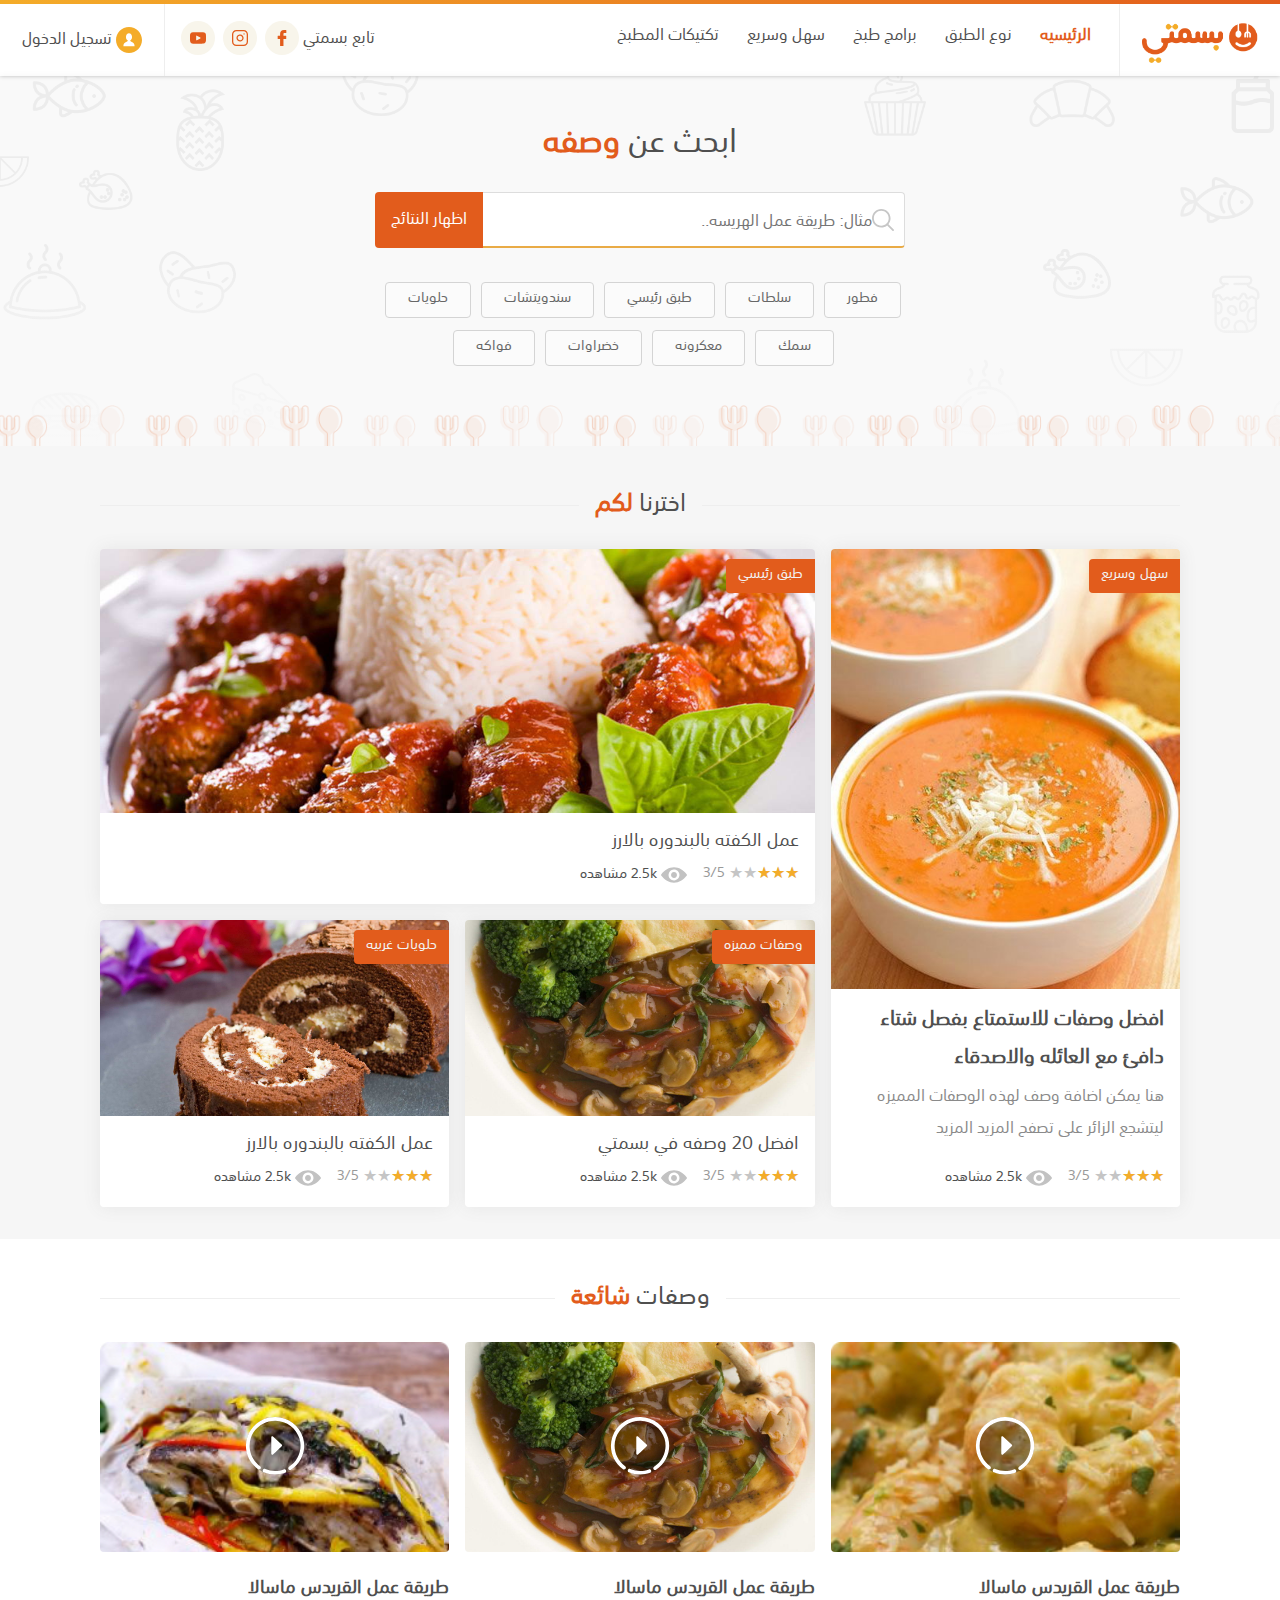
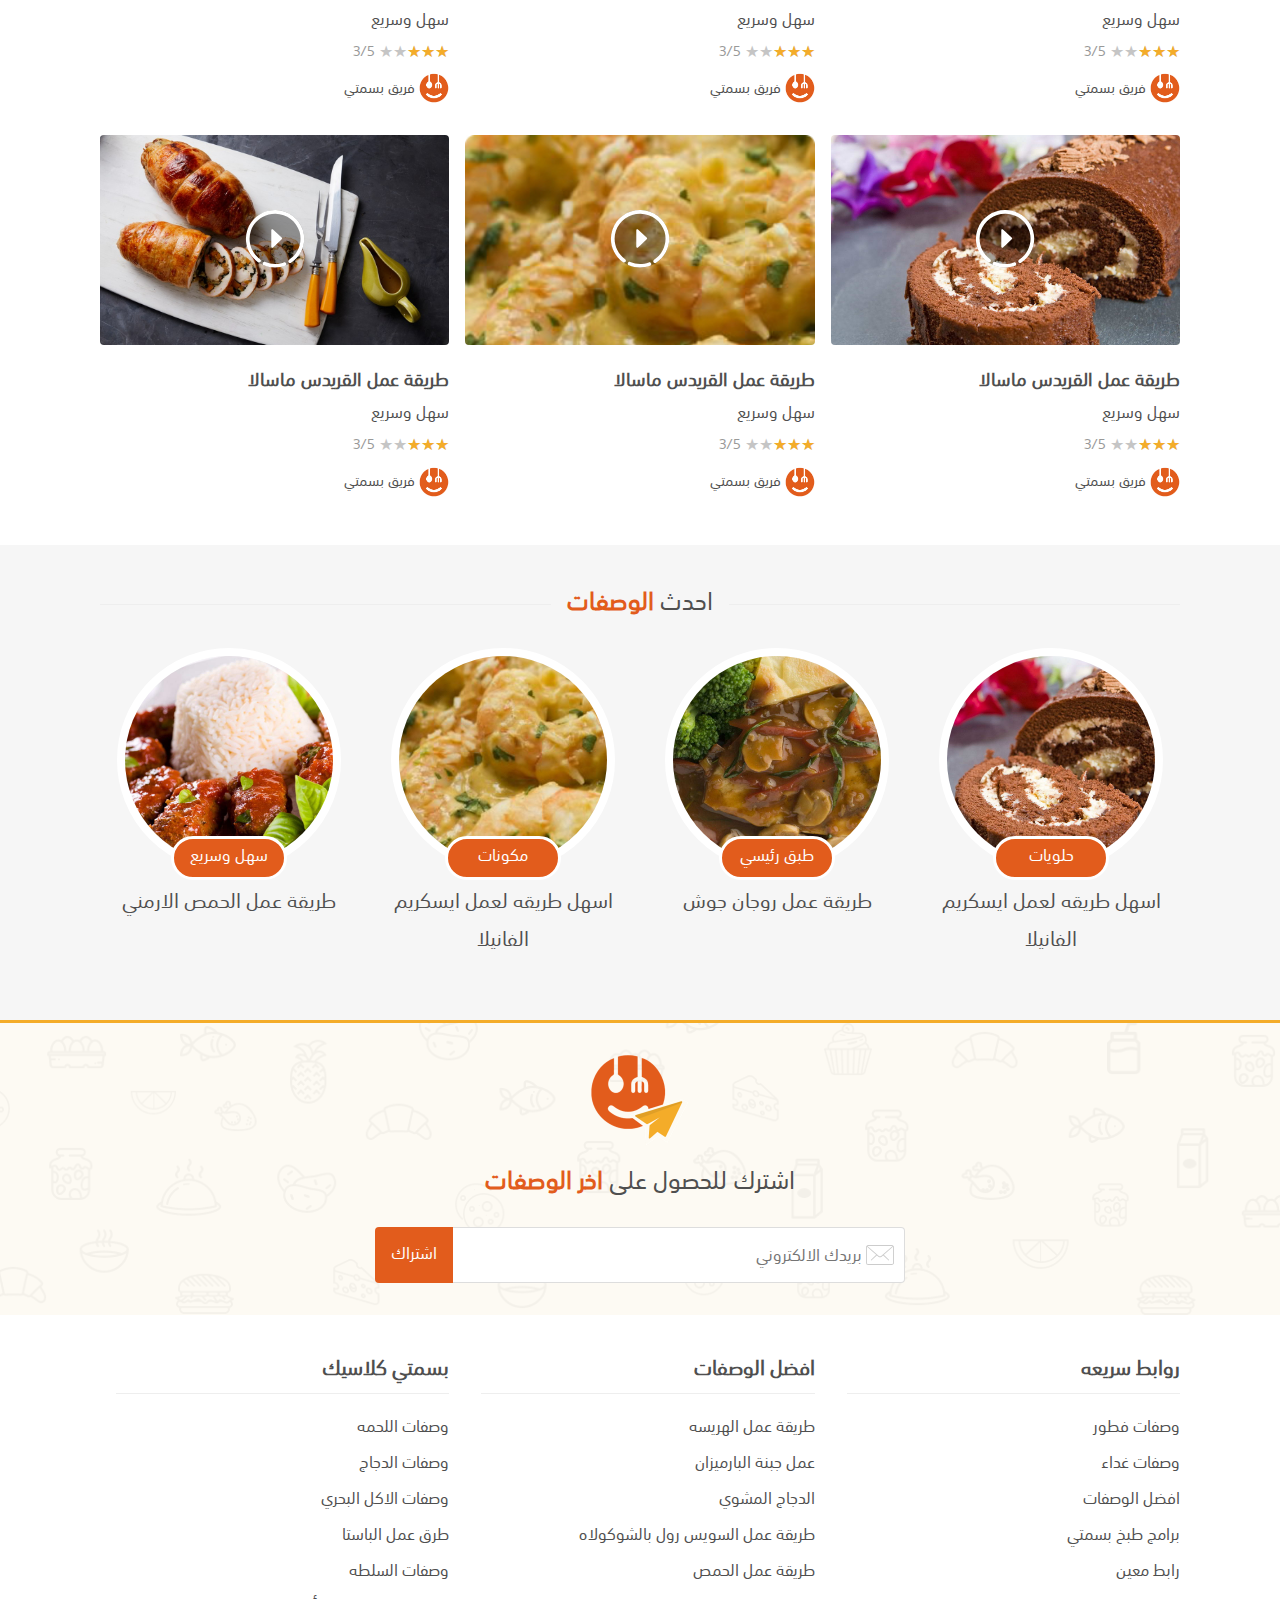
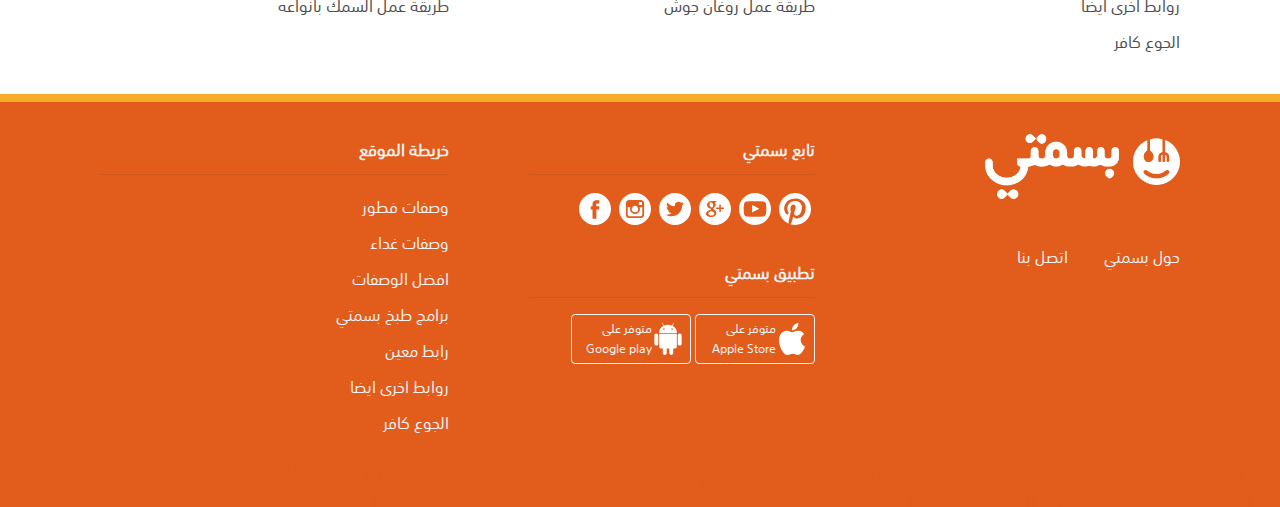
<file: index.html>
<!DOCTYPE html>
<html lang="en" dir="rtl">
<head>
    <meta charset="UTF-8">
    <title>بسمتي</title>
    <meta name="viewport" content="width=device-width, initial-scale=1">
    <link rel="stylesheet" href="scss/app.css">
    <script src="js/jquery-3.2.1.min.js"></script>
    <script src="js/app.js"></script>
</head>
<body>
<svg style="display: none;">
    <defs>
        <g>
            <path id="icon-menu"
                  d="M491.318 235.318H20.682C9.26 235.318 0 244.577 0 256s9.26 20.682 20.682 20.682h470.636c11.423 0 20.682-9.259 20.682-20.682 0-11.422-9.259-20.682-20.682-20.682zM491.318 78.439H20.682C9.26 78.439 0 87.699 0 99.121c0 11.422 9.26 20.682 20.682 20.682h470.636c11.423 0 20.682-9.26 20.682-20.682 0-11.422-9.259-20.682-20.682-20.682zM491.318 392.197H20.682C9.26 392.197 0 401.456 0 412.879s9.26 20.682 20.682 20.682h470.636c11.423 0 20.682-9.259 20.682-20.682s-9.259-20.682-20.682-20.682z"/>
        </g>
    </defs>

    <defs>
        <g>
            <path id="icon-user"
                  d="M149.996 0C67.157 0 .001 67.158.001 149.997c0 82.837 67.156 150 149.995 150s150-67.163 150-150C299.996 67.156 232.835 0 149.996 0zm.457 220.763v-.002H85.465c0-46.856 41.152-46.845 50.284-59.097l1.045-5.587c-12.83-6.502-21.887-22.178-21.887-40.512 0-24.154 15.712-43.738 35.089-43.738s35.089 19.584 35.089 43.738c0 18.178-8.896 33.756-21.555 40.361l1.19 6.349c10.019 11.658 49.802 12.418 49.802 58.488h-64.069z"/>
        </g>
    </defs>
    <defs>
        <g>
            <path id="icon-pintrest"
                  d="M409.141 109.203c-19.608-33.592-46.205-60.189-79.798-79.796C295.751 9.801 259.065 0 219.281 0 179.5 0 142.812 9.801 109.22 29.407c-33.597 19.604-60.194 46.201-79.8 79.796C9.809 142.8.008 179.485.008 219.267c0 44.35 12.085 84.611 36.258 120.767 24.172 36.172 55.863 62.912 95.073 80.232-.762-20.365.476-37.209 3.709-50.532l28.267-119.348c-4.76-9.329-7.139-20.93-7.139-34.831 0-16.175 4.089-29.689 12.275-40.541 8.186-10.85 18.177-16.274 29.979-16.274 9.514 0 16.841 3.14 21.982 9.42 5.142 6.283 7.705 14.181 7.705 23.7 0 5.896-1.099 13.084-3.289 21.554-2.188 8.471-5.041 18.273-8.562 29.409-3.521 11.132-6.045 20.036-7.566 26.692-2.663 11.608-.476 21.553 6.567 29.838 7.042 8.278 16.372 12.423 27.983 12.423 20.365 0 37.065-11.324 50.107-33.972 13.038-22.655 19.554-50.159 19.554-82.514 0-24.938-8.042-45.21-24.129-60.813-16.085-15.609-38.496-23.417-67.239-23.417-32.161 0-58.192 10.327-78.082 30.978-19.891 20.654-29.836 45.352-29.836 74.091 0 17.132 4.854 31.505 14.56 43.112 3.235 3.806 4.283 7.898 3.14 12.279-.381 1.143-1.141 3.997-2.284 8.562-1.138 4.565-1.903 7.522-2.281 8.851-1.521 6.091-5.14 7.994-10.85 5.708-14.654-6.085-25.791-16.652-33.402-31.689-7.614-15.037-11.422-32.456-11.422-52.246 0-12.753 2.047-25.505 6.14-38.256 4.089-12.756 10.468-25.078 19.126-36.975 8.663-11.9 19.036-22.417 31.123-31.549 12.082-9.135 26.787-16.462 44.108-21.982s35.972-8.28 55.959-8.28c27.032 0 51.295 5.995 72.8 17.986 21.512 11.992 37.925 27.502 49.252 46.537 11.327 19.036 16.987 39.403 16.987 61.101 0 28.549-4.948 54.243-14.842 77.086-9.896 22.839-23.887 40.778-41.973 53.813-18.083 13.042-38.637 19.561-61.675 19.561-11.607 0-22.456-2.714-32.548-8.135-10.085-5.427-17.034-11.847-20.839-19.273-8.566 33.685-13.706 53.77-15.42 60.24-3.616 13.508-11.038 29.119-22.27 46.819 20.367 6.091 41.112 9.13 62.24 9.13 39.781 0 76.47-9.801 110.062-29.41 33.595-19.602 60.192-46.199 79.794-79.791 19.606-33.599 29.407-70.287 29.407-110.065.01-39.778-9.777-76.468-29.376-110.06z"/>
        </g>
    </defs>


    <defs>
        <g id="icon-youtube">
            <path d="M39.969 59.587L61.91 48.211c-7.359-3.84-14.627-7.63-21.941-11.447v22.823z"/>
            <path d="M48.875 0C21.883 0 0 21.882 0 48.875S21.883 97.75 48.875 97.75 97.75 75.868 97.75 48.875 75.867 0 48.875 0zm33.301 65.189c-.846 3.67-3.848 6.377-7.461 6.78-8.557.957-17.217.962-25.842.957-8.625.005-17.287 0-25.846-.957-3.613-.403-6.613-3.11-7.457-6.78-1.203-5.228-1.203-10.933-1.203-16.314s.014-11.088 1.217-16.314c.844-3.67 3.844-6.378 7.457-6.782 8.559-.956 17.221-.961 25.846-.956 8.623-.005 17.285 0 25.841.956 3.615.404 6.617 3.111 7.461 6.782 1.203 5.227 1.193 10.933 1.193 16.314s-.003 11.087-1.206 16.314z"/>
        </g>
    </defs>


    <defs>
        <g id="icon-google-plus">
            <path d="M21.5 28.94c-.161-.107-.326-.223-.499-.34a5.66 5.66 0 0 0-1.584-.241h-.066c-2.514 0-4.718 1.521-4.718 3.257 0 1.89 1.889 3.367 4.299 3.367 3.179 0 4.79-1.098 4.79-3.258 0-.204-.024-.416-.075-.629-.215-.838-.984-1.361-2.147-2.156zM19.719 22.352h.002c.601 0 1.108-.237 1.501-.687.616-.702.889-1.854.727-3.077-.285-2.186-1.848-4.006-3.479-4.053l-.065-.002c-.577 0-1.092.238-1.483.686-.607.693-.864 1.791-.705 3.012.286 2.184 1.882 4.071 3.479 4.121h.023z"/>
            <path d="M24.826 0C11.137 0 0 11.137 0 24.826c0 13.688 11.137 24.826 24.826 24.826 13.688 0 24.826-11.138 24.826-24.826C49.652 11.137 38.516 0 24.826 0zm-2.862 36.915c-.938.271-1.953.408-3.018.408-1.186 0-2.326-.136-3.389-.405-2.057-.519-3.577-1.503-4.287-2.771a3.526 3.526 0 0 1-.461-1.737c0-.623.149-1.255.443-1.881 1.127-2.402 4.098-4.018 7.389-4.018h.094a2.932 2.932 0 0 1-.396-1.472c0-.255.034-.515.102-.78-3.452-.078-6.035-2.606-6.035-5.939 0-2.353 1.881-4.646 4.571-5.572a7.458 7.458 0 0 1 2.433-.42h7.382c.251 0 .474.163.552.402a.578.578 0 0 1-.211.647l-1.651 1.195a.59.59 0 0 1-.341.108h-.591c.763.915 1.21 2.22 1.21 3.685 0 1.617-.818 3.146-2.307 4.311-1.15.896-1.195 1.143-1.195 1.654.014.281.815 1.198 1.699 1.823 2.059 1.456 2.825 2.885 2.825 5.269-.001 2.491-1.892 4.643-4.818 5.493zm16.671-12.662c0 .32-.261.58-.58.58H33.86v4.197a.58.58 0 0 1-.578.58h-1.195a.58.58 0 0 1-.582-.58v-4.197h-4.192a.58.58 0 0 1-.58-.58V23.06c0-.32.26-.582.58-.582h4.192v-4.193c0-.321.26-.58.582-.58h1.195a.58.58 0 0 1 .578.58v4.193h4.194c.319 0 .58.26.58.58v1.195z"/>
        </g>
    </defs>


    <defs>
        <g>
            <path id="icon-twitter"
                  d="M24.826 0C11.137 0 0 11.137 0 24.826c0 13.688 11.137 24.826 24.826 24.826 13.688 0 24.826-11.138 24.826-24.826C49.652 11.137 38.516 0 24.826 0zm11.075 19.144c.011.246.017.494.017.742 0 7.551-5.746 16.255-16.259 16.255-3.227 0-6.231-.943-8.759-2.565.447.053.902.08 1.363.08 2.678 0 5.141-.914 7.097-2.446a5.72 5.72 0 0 1-5.338-3.969 5.76 5.76 0 0 0 2.58-.096 5.715 5.715 0 0 1-4.583-5.603l.001-.072a5.69 5.69 0 0 0 2.587.714 5.71 5.71 0 0 1-2.541-4.755c0-1.048.281-2.03.773-2.874a16.225 16.225 0 0 0 11.777 5.972 5.707 5.707 0 0 1-.147-1.303 5.714 5.714 0 0 1 9.884-3.91 11.406 11.406 0 0 0 3.63-1.387 5.74 5.74 0 0 1-2.516 3.162 11.36 11.36 0 0 0 3.282-.899 11.494 11.494 0 0 1-2.848 2.954z"/>
        </g>
    </defs>


    <defs>
        <g id="icon-instagram">
            <path d="M24.825 29.796a4.978 4.978 0 0 0 4.972-4.97 4.954 4.954 0 0 0-.94-2.897 4.964 4.964 0 0 0-4.029-2.073c-1.659 0-3.126.82-4.031 2.072a4.947 4.947 0 0 0-.94 2.897 4.973 4.973 0 0 0 4.968 4.971zM35.678 18.746V13.96l-.623.002-4.164.013.016 4.787z"/>
            <path d="M24.826 0C11.137 0 0 11.137 0 24.826c0 13.688 11.137 24.826 24.826 24.826 13.688 0 24.826-11.138 24.826-24.826C49.652 11.137 38.516 0 24.826 0zm14.119 21.929v11.56a5.463 5.463 0 0 1-5.457 5.458H16.164a5.462 5.462 0 0 1-5.457-5.458V16.165a5.462 5.462 0 0 1 5.457-5.457h17.323a5.463 5.463 0 0 1 5.458 5.457v5.764z"/>
            <path d="M32.549 24.826c0 4.257-3.464 7.723-7.723 7.723s-7.722-3.466-7.722-7.723a7.67 7.67 0 0 1 .568-2.897h-4.215v11.56a2.706 2.706 0 0 0 2.706 2.704h17.323a2.707 2.707 0 0 0 2.706-2.704v-11.56h-4.217c.367.894.574 1.873.574 2.897z"/>
        </g>
    </defs>


    <defs>
        <g>
            <path id="icon-facebook"
                  d="M24.826 0C11.137 0 0 11.137 0 24.826c0 13.688 11.137 24.826 24.826 24.826 13.688 0 24.826-11.138 24.826-24.826C49.652 11.137 38.516 0 24.826 0zM31 25.7h-4.039v14.396h-5.985V25.7h-2.845v-5.088h2.845v-3.291c0-2.357 1.12-6.04 6.04-6.04l4.435.017v4.939h-3.219c-.524 0-1.269.262-1.269 1.386v2.99h4.56L31 25.7z"/>
        </g>
    </defs>

    <defs>
        <g>
            <path d="M244.425 98.725c-93.4 0-178.1 51.1-240.6 134.1-5.1 6.8-5.1 16.3 0 23.1 62.5 83.1 147.2 134.2 240.6 134.2s178.1-51.1 240.6-134.1c5.1-6.8 5.1-16.3 0-23.1-62.5-83.1-147.2-134.2-240.6-134.2zm6.7 248.3c-62 3.9-113.2-47.2-109.3-109.3 3.2-51.2 44.7-92.7 95.9-95.9 62-3.9 113.2 47.2 109.3 109.3-3.3 51.1-44.8 92.6-95.9 95.9zm-3.1-47.4c-33.4 2.1-61-25.4-58.8-58.8 1.7-27.6 24.1-49.9 51.7-51.7 33.4-2.1 61 25.4 58.8 58.8-1.8 27.7-24.2 50-51.7 51.7z"/>
        </g>
    </defs>

    <defs>
        <g>
            <path id="icon-apple"
                  d="M395.748 272.046c-.646-64.841 52.88-95.938 55.271-97.483-30.075-44.01-76.925-50.039-93.62-50.736-39.871-4.037-77.798 23.474-98.033 23.474-20.184 0-51.409-22.877-84.476-22.276-43.458.646-83.529 25.269-105.906 64.19-45.152 78.35-11.563 194.42 32.445 257.963 21.504 31.104 47.146 66.038 80.813 64.79 32.421-1.294 44.681-20.979 83.878-20.979 39.196 0 50.215 20.979 84.524 20.335 34.888-.648 56.991-31.699 78.347-62.898 24.694-36.084 34.862-71.019 35.462-72.812-.775-.354-68.031-26.119-68.705-103.568zM331.28 81.761C349.149 60.082 361.21 30.005 357.92 0c-25.739 1.048-56.938 17.145-75.405 38.775-16.57 19.188-31.075 49.813-27.188 79.218 28.734 2.242 58.065-14.602 75.953-36.232z"/>
        </g>
    </defs>

</svg>


<header class="c-header" role="banner" itemscope itemtype="http://schema.org/WPHeader">
    <div class="container">
        <button class="toggle">
            <svg class="c-icon c-icon--menu" width="26px" height="26px" viewBox="0 0 512 512">
                <use xmlns="http://www.w3.org/2000/svg" xlink:href="#icon-menu"></use>
            </svg>
        </button>
        <div class="c-header__menu">
            <nav role="navigation" itemscope itemtype="http://schema.org/SiteNavigationElement">
                <ul>
                    <li class="header__menu__item" itemprop="url"><a class="active" href="#"
                                                                     itemprop="name">الرئيسيه</a>
                        <svg width="23px" height="8px" viewBox="0 0 23 8">
                            <g id="Page-1" stroke="none" stroke-width="1" fill="none" fill-rule="evenodd" stroke-linecap="round" stroke-linejoin="round">
                                <g id="Desktop-HD" transform="translate(-1220.000000, -534.000000)" stroke="#F4AC29" stroke-width="3">
                                    <path id="smile" d="M1222,536 C1228.99186,541.491702 1235.50341,541.491702 1241.53465,536" id="Path-2"></path>
                                </g>
                            </g>
                        </svg>
                    </li>
                    <li class="header__menu__item" itemprop="url"><a href="#" itemprop="name">نوع الطبق</a>
                        <svg width="23px" height="8px" viewBox="0 0 23 8">
                            <g id="Page-1" stroke="none" stroke-width="1" fill="none" fill-rule="evenodd" stroke-linecap="round" stroke-linejoin="round">
                                <g id="Desktop-HD" transform="translate(-1220.000000, -534.000000)" stroke="#F4AC29" stroke-width="3">
                                    <path id="smile" d="M1222,536 C1228.99186,541.491702 1235.50341,541.491702 1241.53465,536" id="Path-2"></path>
                                </g>
                            </g>
                        </svg>
                    </li>
                    <li class="header__menu__item" itemprop="url"><a href="#" itemprop="name">برامج طبخ</a>
                        <svg width="23px" height="8px" viewBox="0 0 23 8">
                            <g id="Page-1" stroke="none" stroke-width="1" fill="none" fill-rule="evenodd" stroke-linecap="round" stroke-linejoin="round">
                                <g id="Desktop-HD" transform="translate(-1220.000000, -534.000000)" stroke="#F4AC29" stroke-width="3">
                                    <path id="smile" d="M1222,536 C1228.99186,541.491702 1235.50341,541.491702 1241.53465,536" id="Path-2"></path>
                                </g>
                            </g>
                        </svg></li>
                    <li class="header__menu__item" itemprop="url"><a href="#" itemprop="name">سهل وسريع</a>
                        <svg width="23px" height="8px" viewBox="0 0 23 8">
                            <g id="Page-1" stroke="none" stroke-width="1" fill="none" fill-rule="evenodd" stroke-linecap="round" stroke-linejoin="round">
                                <g id="Desktop-HD" transform="translate(-1220.000000, -534.000000)" stroke="#F4AC29" stroke-width="3">
                                    <path id="smile" d="M1222,536 C1228.99186,541.491702 1235.50341,541.491702 1241.53465,536" id="Path-2"></path>
                                </g>
                            </g>
                        </svg></li>
                    <li class="header__menu__item" itemprop="url"><a href="#" itemprop="name">تكتيكات المطبخ</a>
                        <svg width="23px" height="8px" viewBox="0 0 23 8">
                            <g id="Page-1" stroke="none" stroke-width="1" fill="none" fill-rule="evenodd" stroke-linecap="round" stroke-linejoin="round">
                                <g id="Desktop-HD" transform="translate(-1220.000000, -534.000000)" stroke="#F4AC29" stroke-width="3">
                                    <path id="smile" d="M1222,536 C1228.99186,541.491702 1235.50341,541.491702 1241.53465,536" id="Path-2"></path>
                                </g>
                            </g>
                        </svg>
                    </li>
                </ul>
            </nav>

        </div>
        <div class="c-header__logo"><h1 itemprop="headline"><a href="#">
            <img src="img/home/logo.png" alt="logo">
        </a></h1></div>
        <div class="c-header__social-links">
            <span>تابع بسمتي</span>
            <ul class="c-header__social-media">
                <li><a class="c-icon--circle c-icon--facebook" href="#"></a></li>
                <li><a class="c-icon--circle c-icon--instagram" href="#"></a></li>
                <li><a class="c-icon--circle c-icon--youtube" href="#"></a></li>
            </ul>
        </div>
        <div class="c-header__user-actions">
            <a href="#">
                <svg class="c-icon c-icon--login" width="32" height="32" viewBox="0 0 299.997 299.997">
                    <use xmlns="http://www.w3.org/2000/svg" xlink:href="#icon-user"></use>
                </svg>
                <span>تسجيل الدخول</span>
            </a>
        </div>
    </div>
</header>
<main class="site-content" role="main" itemscope itemprop="mainContentOfPage" itemtype="http://schema.org/Blog">

    <section class="c-section c-section--hero">
        <div class="container">
            <h2 class="c-section-title"><span>ابحث عن  <strong>وصفه</strong></span></h2>
            <div class="o-layout--small">
                <div class="c-form--small">
                    <form action="#">
                        <p>
                            <label for="search">search</label><!--AR/EN-->
                            <input class="c-input c-input--search" type="search" id="search" name="search"
                                   placeholder="مثال: طريقة عمل الهريسه..">
                            <span class="focus-border"></span>
                            <button class="c-button--search" type=""><span>اظهار النتائج</span></button>
                        </p>
                    </form>
                </div>
                <ul class="c-tags">
                    <li class="c-tag"><a href="#">فطور</a></li>
                    <li class="c-tag"><a href="#">سلطات</a></li>
                    <li class="c-tag"><a href="#">طبق رئيسي</a></li>
                    <li class="c-tag"><a href="#">سندويتشات</a></li>
                    <li class="c-tag"><a href="#">حلويات</a></li>
                    <li class="c-tag"><a href="#">سمك</a></li>
                    <li class="c-tag"><a href="#">معكرونه</a></li>
                    <li class="c-tag"><a href="#">خضراوات</a></li>
                    <li class="c-tag"><a href="#">فواكه</a></li>
                </ul>
            </div>
        </div>
    </section>
    <section class="c-section c-section--light">
        <div class="container">
            <h2 class="c-section-title section-title--lines"><span>اخترنا     <strong>لكم</strong>     </span></h2>
            <div class="o-layout o-layout--main">
                <article class="c-featured-recipe item-a">
                    <div class="c-featured-recipe__thumb">
                        <img itemprop="image" src="img/b587f584f0636d4679aadee66867ff6e.jpg" alt="">
                        <span class="c-featured-recipe__category">سهل وسريع</span>
                    </div>
                    <div class="c-featured-recipe__details">
                        <h3 class="c-featured-recipe__name"><a href="#">  افضل وصفات للاستمتاع بفصل شتاء دافئ مع العائله والاصدقاء</a>
                        </h3>
                        <p class="c-featured-recipe__description">هنا يمكن اضافة وصف لهذه الوصفات المميزه ليتشجع الزائر على تصفح المزيد
                            المزيد</p>
                        <div class="c-featured-recipe__popularity">
                            <div class="c-rating">
                                <div class="c-rating__stars" data-rating="3"></div>
                                <span>3/5</span>
                            </div>
                            <div class="c-viewers">
                                <span><strong>2.5k</strong> مشاهده</span>
                            </div>
                        </div>
                    </div>
                </article>
                <article class="c-featured-recipe item-b">
                    <div class="c-featured-recipe__thumb">
                        <img itemprop="image" src="img/Kebab-Hindi-Slider.jpg" alt="">
                        <span class="c-featured-recipe__category">طبق رئيسي</span>
                    </div>
                    <div class="c-featured-recipe__details">
                        <h3 class="c-featured-recipe__name"><a href="#"> عمل الكفته بالبندوره بالارز </a>
                        </h3>
                        <p class="c-featured-recipe__description">هنا يمكن اضافة محتوى اضافي لتشجيع الزائر لقراء
                            المزيد</p>
                        <div class="c-featured-recipe__popularity">
                            <div class="c-rating">
                                <div class="c-rating__stars" data-rating="3"></div>
                                <span>3/5</span>
                            </div>
                            <div class="c-viewers">
                                <span><strong>2.5k</strong> مشاهده</span>
                            </div>

                        </div>
                    </div>
                </article>
                <article class="c-featured-recipe item-c">
                    <div class="c-featured-recipe__thumb">
                        <img itemprop="image" src="img/Dajaj-al-seyd-slider.jpg" alt="">
                        <span class="c-featured-recipe__category">وصفات مميزه</span>
                    </div>
                    <div class="c-featured-recipe__details">
                        <h3 class="c-featured-recipe__name"><a href="#">  افضل 20 وصفه في بسمتي</a>
                        </h3>
                        <p class="c-featured-recipe__description">هنا يمكن اضافة محتوى اضافي لتشجيع الزائر لقراء
                            المزيد</p>
                        <div class="c-featured-recipe__popularity">
                            <div class="c-rating">
                                <div class="c-rating__stars" data-rating="3"></div>
                                <span>3/5</span>
                            </div>
                            <div class="c-viewers">
                                <span><strong>2.5k</strong> مشاهده</span>
                            </div>

                        </div>
                    </div>
                </article>
                <article class="c-featured-recipe item-d">
                    <div class="c-featured-recipe__thumb">
                        <img itemprop="image" src="img/Chocolate-Swissroll-Slider.jpg" alt="">
                        <span class="c-featured-recipe__category">حلويات غربيه</span>
                    </div>
                    <div class="c-featured-recipe__details">
                        <h3 class="c-featured-recipe__name"><a href="#"> عمل الكفته بالبندوره بالارز</a>
                        </h3>
                        <p class="c-featured-recipe__description">هنا يمكن اضافة محتوى اضافي لتشجيع الزائر لقراء
                            المزيد</p>
                        <div class="c-featured-recipe__popularity">
                            <div class="c-rating">
                                <div class="c-rating__stars" data-rating="3"></div>
                                <span>3/5</span>
                            </div>
                            <div class="c-viewers">
                                <span><strong>2.5k</strong> مشاهده</span>
                            </div>

                        </div>
                    </div>
                </article>

            </div>
        </div>
    </section>
    <section class="c-section">
        <div class="container">
            <h2 class="c-section-title section-title--lines"><span>وصفات     <strong>شائعة</strong>     </span></h2>
            <div class="o-layout o-layout--3">
                <article class="c-media" itemscope itemtype="http://schema.org/Recipe">
                    <div class="c-media__thumb c-recipe--video">
                        <img itemprop="image" src="img/Rectangle%2042.jpg" alt="">
                    </div>

                    <h3 class="c-media__title" itemprop="name"><a href="#">طريقة عمل القريدس ماسالا </a></h3>
                    <p class="c-media__description">سهل وسريع</p>
                    <div class="c-media__rating">
                        <div class="c-rating">
                            <div class="c-rating__stars" data-rating="3"></div>
                            <span>3/5</span>
                        </div>
                    </div>
                    <div class="c-media__author">
                        <a href="#">
                              <span class="c-media__author__icon">
                                    <img src="img/basmaty-user@2x-100.jpg" alt="">
                              </span>
                            <span class="c-media__author__name" itemprop="author">فريق بسمتي </span>
                        </a>
                    </div>
                </article>
                <article class="c-media" itemscope itemtype="http://schema.org/Recipe">
                    <div class="c-media__thumb c-recipe--video">
                        <img itemprop="image" src="img/Dajaj-al-seyd-slider.jpg" alt="">
                    </div>

                    <h3 class="c-media__title" itemprop="name"><a href="#">طريقة عمل القريدس ماسالا </a></h3>
                    <p class="c-media__description">سهل وسريع</p>
                    <div class="c-media__rating">
                        <div class="c-rating">
                            <div class="c-rating__stars" data-rating="3"></div>
                            <span>3/5</span>
                        </div>
                    </div>
                    <div class="c-media__author">
                        <a href="#">
                              <span class="c-media__author__icon">
                                    <img src="img/basmaty-user@2x-100.jpg" alt="">
                              </span>
                            <span class="c-media__author__name" itemprop="author">فريق بسمتي </span>
                        </a>
                    </div>
                </article>
                <article class="c-media" itemscope itemtype="http://schema.org/Recipe">
                    <div class="c-media__thumb c-recipe--video">
                        <img itemprop="image" src="img/Rectangle%204.jpg" alt="">
                    </div>

                    <h3 class="c-media__title" itemprop="name"><a href="#">طريقة عمل القريدس ماسالا </a></h3>
                    <p class="c-media__description">سهل وسريع</p>
                    <div class="c-media__rating">
                        <div class="c-rating">
                            <div class="c-rating__stars" data-rating="3"></div>
                            <span>3/5</span>
                        </div>
                    </div>
                    <div class="c-media__author">
                        <a href="#">
                              <span class="c-media__author__icon">
                                    <img src="img/basmaty-user@2x-100.jpg" alt="">
                              </span>
                            <span class="c-media__author__name" itemprop="author">فريق بسمتي </span>
                        </a>
                    </div>
                </article>
                <article class="c-media" itemscope itemtype="http://schema.org/Recipe">
                    <div class="c-media__thumb c-recipe--video">
                        <img itemprop="image" src="img/Chocolate-Swissroll-Slider.jpg" alt="">
                    </div>

                    <h3 class="c-media__title" itemprop="name"><a href="#">طريقة عمل القريدس ماسالا </a></h3>
                    <p class="c-media__description">سهل وسريع</p>
                    <div class="c-media__rating">
                        <div class="c-rating">
                            <div class="c-rating__stars" data-rating="3"></div>
                            <span>3/5</span>
                        </div>
                    </div>
                    <div class="c-media__author">
                        <a href="#">
                              <span class="c-media__author__icon">
                                    <img src="img/basmaty-user@2x-100.jpg" alt="">
                              </span>
                            <span class="c-media__author__name" itemprop="author">فريق بسمتي </span>
                        </a>
                    </div>
                </article>
                <article class="c-media" itemscope itemtype="http://schema.org/Recipe">
                    <div class="c-media__thumb c-recipe--video">
                        <img itemprop="image" src="img/Rectangle%2042.jpg" alt="">
                    </div>

                    <h3 class="c-media__title" itemprop="name"><a href="#">طريقة عمل القريدس ماسالا </a></h3>
                    <p class="c-media__description">سهل وسريع</p>
                    <div class="c-media__rating">
                        <div class="c-rating">
                            <div class="c-rating__stars" data-rating="3"></div>
                            <span>3/5</span>
                        </div>
                    </div>
                    <div class="c-media__author">
                        <a href="#">
                              <span class="c-media__author__icon">
                                    <img src="img/basmaty-user@2x-100.jpg" alt="">
                              </span>
                            <span class="c-media__author__name" itemprop="author">فريق بسمتي </span>
                        </a>
                    </div>
                </article>
                <article class="c-media" itemscope itemtype="http://schema.org/Recipe">
                    <div class="c-media__thumb c-recipe--video">
                        <img itemprop="image"
                             src="img/Stuffed-Turkey-Breasts-with-Butternut-Squash,-Kale,-and-Sausage-recipe-25102016.jpg"
                             alt="">
                    </div>

                    <h3 class="c-media__title" itemprop="name"><a href="#">طريقة عمل القريدس ماسالا </a></h3>
                    <p class="c-media__description">سهل وسريع</p>
                    <div class="c-media__rating">
                        <div class="c-rating">
                            <div class="c-rating__stars" data-rating="3"></div>
                            <span>3/5</span>
                        </div>
                    </div>
                    <div class="c-media__author">
                        <a href="#">
                              <span class="c-media__author__icon">
                                    <img src="img/basmaty-user@2x-100.jpg" alt="">
                              </span>
                            <span class="c-media__author__name" itemprop="author">فريق بسمتي </span>
                        </a>
                    </div>
                </article>

            </div>
        </div>
    </section>

    <section class="c-section c-section--light">
        <div class="container">
            <h2 class="c-section-title section-title--lines"><span>احدث  <strong>الوصفات</strong>  </span></h2>
            <div class="o-layout o-layout--4">
                <div class="c-recipe-rounded">
                    <div class="c-recipe-rounded__img">
                        <img src="img/Chocolate-Swissroll-Slider.jpg" alt="Chicken-Shawarma-Sandwich">
                    </div>
                    <span class="c-recipe-rounded__category">حلويات</span>
                    <h3 class="c-recipe-rounded__text"><a href="#">اسهل طريقه لعمل ايسكريم الفانيلا</a></h3>
                </div>
                <div class="c-recipe-rounded">
                    <div class="c-recipe-rounded__img">
                        <img src="img/Dajaj-al-seyd-slider.jpg" alt="Dajaj-al-seyd-slider">
                    </div>
                    <span class="c-recipe-rounded__category">طبق رئيسي</span>
                    <h3 class="c-recipe-rounded__text"><a href="#">طريقة عمل روجان جوش</a></h3>

                </div>

                <div class="c-recipe-rounded">
                    <div class="c-recipe-rounded__img">
                        <img src="img/Rectangle%2042.jpg" alt="Dajaj-al-seyd-slider">
                    </div>
                    <span class="c-recipe-rounded__category">مكونات</span>
                    <h3 class="c-recipe-rounded__text"><a href="">اسهل طريقه لعمل ايسكريم الفانيلا</a></h3>
                </div>
                <div class="c-recipe-rounded">
                    <div class="c-recipe-rounded__img">
                        <img src="img/Kebab-Hindi-Slider.jpg" alt="Dajaj-al-seyd-slider">
                    </div>
                    <span class="c-recipe-rounded__category">سهل وسريع</span>
                    <h3 class="c-recipe-rounded__text"><a href="#">طريقة عمل الحمص الارمني </a></h3>

                </div>
            </div>
        </div>
    </section>

    <section class="c-section c-section--newsletter">
        <div class="container">
            <div class="c-section--newsletter__icon">
                <span>
                    <img src="img/home/newsletter-2@4x-8.png" alt="newsletter icon">
                </span>
            </div>
            <h2 class="c-section-title"><span> اشترك للحصول على <strong>اخر الوصفات</strong></span></h2>
            <div class="o-layout--small">
                <div class="c-form--small">
                    <form action="#">
                        <p>
                            <label for="email">email</label><!--AR/EN-->
                            <input class="c-input c-input--subscription" type="email" id="email" name="email"
                                   placeholder="بريدك الالكتروني">
                            <span class="focus-border"></span>
                            <button class="c-button--email" type="submit"><span>اشتراك</span></button>

                        </p>
                    </form>

                </div>

            </div>
        </div>
    </section>
    <section class="c-section">
        <div class="container">
            <div class="o-layout o-layout--3">
                <div class="c-links">
                    <h2 class="c-links__title">روابط سريعه</h2>
                    <ul>
                        <li><a href="#">وصفات فطور</a></li>
                        <li><a href="#">وصفات غداء</a></li>
                        <li><a href="#">افضل الوصفات</a></li>
                        <li><a href="#">برامج طبخ بسمتي</a></li>
                        <li><a href="#">رابط معين</a></li>
                        <li><a href="#"> روابط اخرى ايضا </a></li>
                        <li><a href="#">الجوع كافر</a></li>
                    </ul>
                </div>
                <div class="c-links">
                    <h2 class="c-links__title">افضل الوصفات</h2>
                    <ul>
                        <li><a href="#">طريقة عمل الهريسه</a></li>
                        <li><a href="#">عمل جبنة البارميزان</a></li>
                        <li><a href="#">الدجاج المشوي</a></li>
                        <li><a href="#">طريقة عمل السويس رول بالشوكولاه</a></li>
                        <li><a href="#">طريقة عمل الحمص</a></li>
                        <li><a href="#"> طريقة عمل روغان جوش</a></li>
                    </ul>
                </div>
                <div class="c-links">
                    <h2 class="c-links__title">بسمتي كلاسيك</h2>
                    <ul>
                        <li><a href="#">وصفات اللحمه</a></li>
                        <li><a href="#">وصفات الدجاج</a></li>
                        <li><a href="#">وصفات الاكل البحري</a></li>
                        <li><a href="#">طرق عمل الباستا</a></li>
                        <li><a href="#">وصفات السلطه </a></li>
                        <li><a href="#">طريقة عمل السمك بأنواعه</a></li>
                    </ul>
                </div>
            </div>
        </div>
    </section>

</main>

<footer class="c-footer" role="contentinfo" itemscope itemtype="http://schema.org/WPFooter">
    <div class="container">
        <div class="o-layout o-layout--3">
            <div class="c-footer__quick-links">
                <h2 class="c-footer__logo"><a href="#">
                    <img src="img/home/logo-white.png" alt="logo">
                </a></h2>
                <div class="c-footer__inner-wrapper">
                    <a class="c-footer__about-link" href="#">حول بسمتي</a>
                    <a href="#" class="c-footer__contact-link">اتصل بنا</a>
                </div>
            </div>
            <div class="c-footer__social-links">
                <h3 class="c-footer__title">تابع بسمتي</h3>
                <ul class="c-footer__social-media">
                    <li><a href="#">
                        <svg width="32" height="32" viewBox="0 0 438.529 438.529">
                            <use xmlns="http://www.w3.org/2000/svg" xlink:href="#icon-pintrest"></use>
                        </svg>
                    </a></li>
                    <li><a href="#">
                        <svg width="32" height="32" viewBox="0 0 97.75 97.75">
                            <use xmlns="http://www.w3.org/2000/svg" xlink:href="#icon-youtube"></use>
                        </svg>
                    </a></li>
                    <li><a href="#">
                        <svg width="32" height="32" viewBox="0 0 49.652 49.652">
                            <use xmlns="http://www.w3.org/2000/svg" xlink:href="#icon-google-plus"></use>
                        </svg>
                    </a></li>
                    <li><a href="#">
                        <svg width="32" height="32" viewBox="0 0 49.652 49.652">
                            <use xmlns="http://www.w3.org/2000/svg" xlink:href="#icon-twitter"></use>
                        </svg>
                    </a></li>
                    <li><a href="#">
                        <svg width="32" height="32" viewBox="0 0 49.652 49.652">
                            <use xmlns="http://www.w3.org/2000/svg" xlink:href="#icon-instagram"></use>
                        </svg>
                    </a></li>
                    <li><a href="#">
                        <svg width="32" height="32" viewBox="0 0 49.652 49.652">
                            <use xmlns="http://www.w3.org/2000/svg" xlink:href="#icon-facebook"></use>
                        </svg>
                    </a></li>
                </ul>
                <h3 class="c-footer__title"> تطبيق بسمتي</h3>
                <div class="c-footer__app-links">
                    <a href="#" class="c-store-badge c-store-badge--ios">
                        <span class="c-store-badge__text">متوفر على</span>
                        <span class="c-store-badge__storename">Apple Store</span>
                    </a>
                    <a href="#" class="c-store-badge c-store-badge--android">
                        <span class="c-store-badge__text">متوفر على</span>
                        <span class="c-store-badge__storename">Google play</span>
                    </a>
                </div>
            </div>
            <div class="c-footer__site-map">
                <h3 class="c-footer__title">خريطة الموقع</h3>
                <ul>
                    <li itemprop="url"><a href="#" itemprop="name">وصفات فطور</a></li>
                    <li itemprop="url"><a href="#" itemprop="name">وصفات غداء</a></li>
                    <li itemprop="url"><a href="#" itemprop="name">افضل الوصفات</a></li>
                    <li itemprop="url"><a href="#" itemprop="name">برامج طبخ بسمتي</a></li>
                    <li itemprop="url"><a href="#" itemprop="name">رابط معين</a></li>
                    <li itemprop="url"><a href="#" itemprop="name"> روابط اخرى ايضا </a></li>
                    <li itemprop="url"><a href="#" itemprop="name">الجوع كافر</a></li>
                </ul>
            </div>
        </div>
    </div>
</footer>
</body>
</html>
</file>
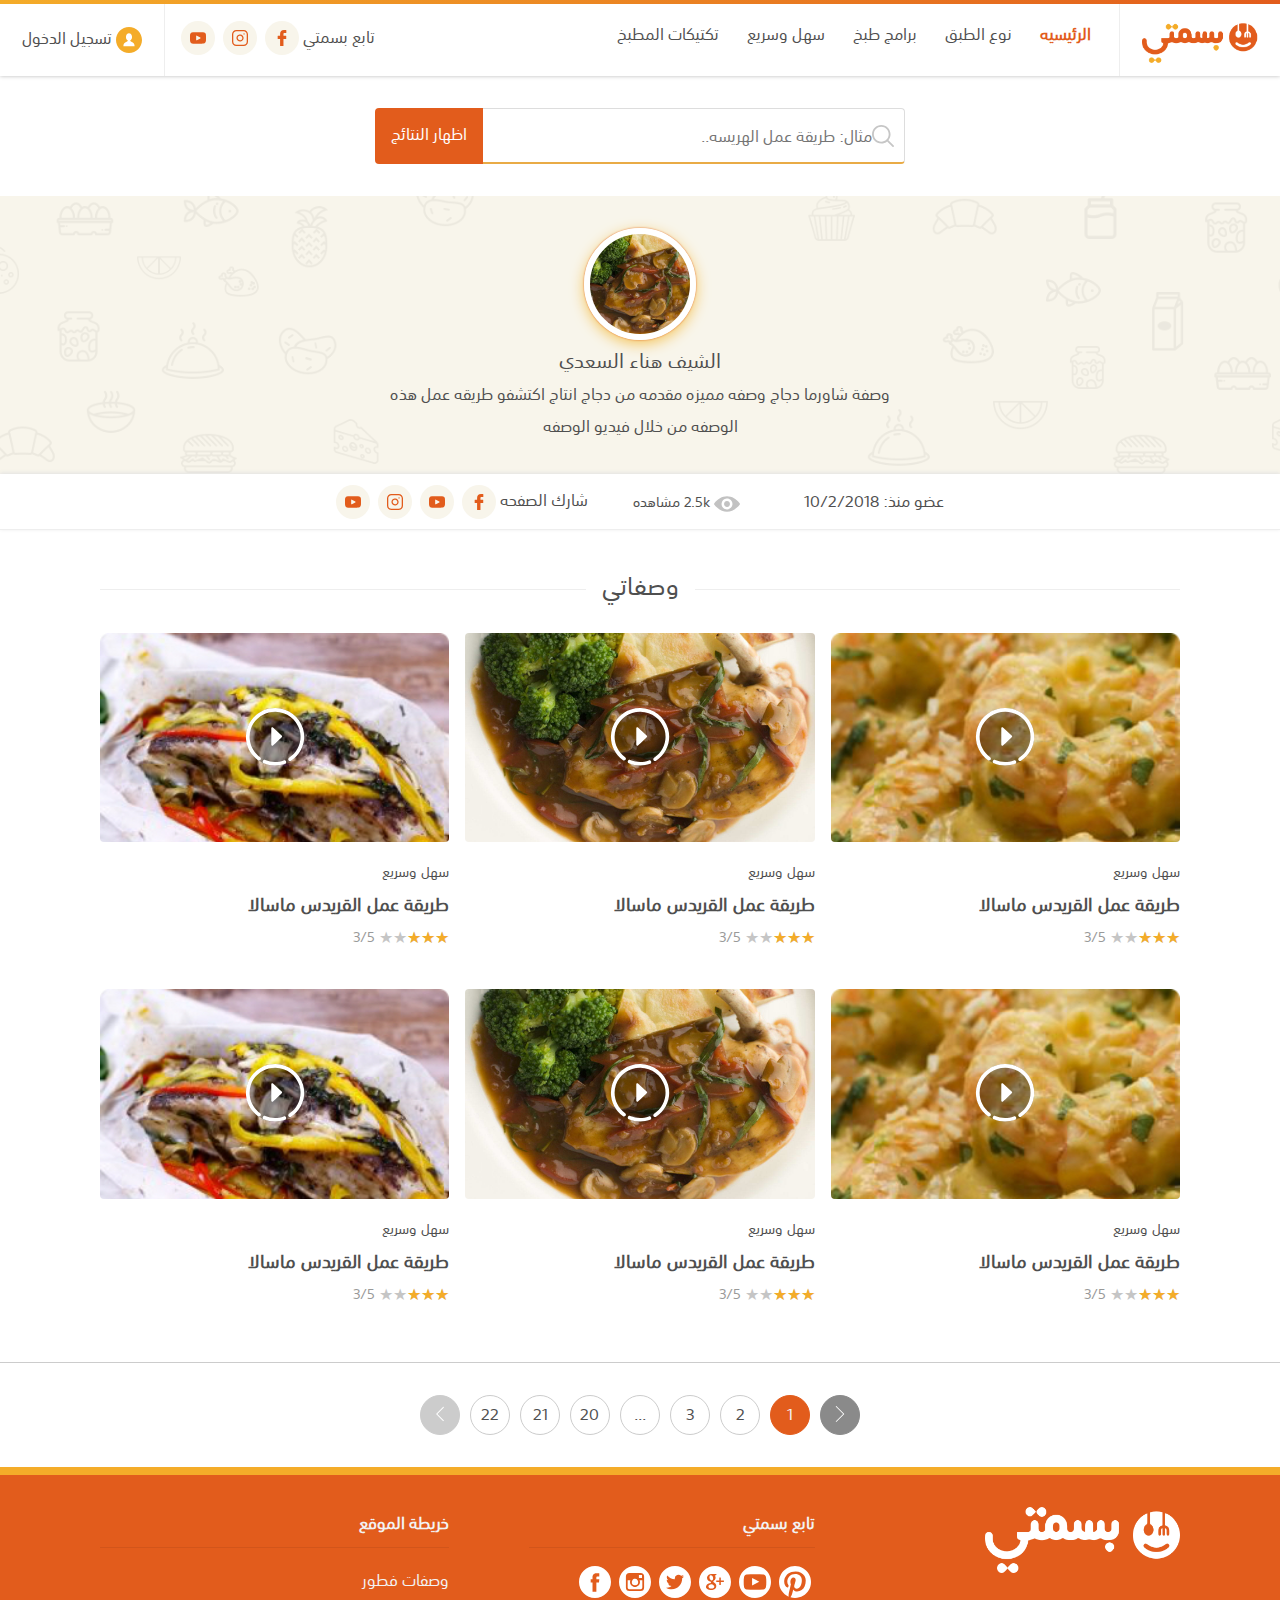
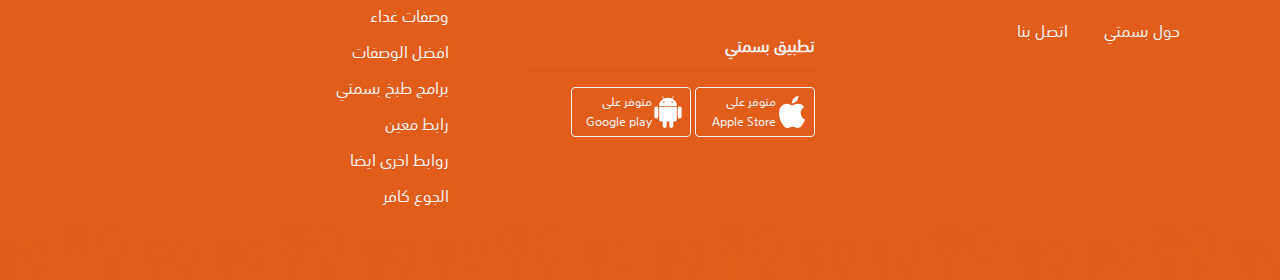
<file: author.html>
<!DOCTYPE html>
<html lang="en">
<head>
    <meta charset="UTF-8">
    <title>المؤلف</title>
    <meta name="viewport" content="width=device-width, initial-scale=1">
    <link rel="stylesheet" href="scss/app.css">
    <script src="js/jquery-3.2.1.min.js"></script>
    <script src="js/app.js"></script>

</head>
<body>

<svg style="display: none;">
    <defs>
        <g>
            <path id="icon-menu"
                  d="M491.318 235.318H20.682C9.26 235.318 0 244.577 0 256s9.26 20.682 20.682 20.682h470.636c11.423 0 20.682-9.259 20.682-20.682 0-11.422-9.259-20.682-20.682-20.682zM491.318 78.439H20.682C9.26 78.439 0 87.699 0 99.121c0 11.422 9.26 20.682 20.682 20.682h470.636c11.423 0 20.682-9.26 20.682-20.682 0-11.422-9.259-20.682-20.682-20.682zM491.318 392.197H20.682C9.26 392.197 0 401.456 0 412.879s9.26 20.682 20.682 20.682h470.636c11.423 0 20.682-9.259 20.682-20.682s-9.259-20.682-20.682-20.682z"/>
        </g>
    </defs>

    <defs>
        <g>
            <path id="icon-user"
                  d="M149.996 0C67.157 0 .001 67.158.001 149.997c0 82.837 67.156 150 149.995 150s150-67.163 150-150C299.996 67.156 232.835 0 149.996 0zm.457 220.763v-.002H85.465c0-46.856 41.152-46.845 50.284-59.097l1.045-5.587c-12.83-6.502-21.887-22.178-21.887-40.512 0-24.154 15.712-43.738 35.089-43.738s35.089 19.584 35.089 43.738c0 18.178-8.896 33.756-21.555 40.361l1.19 6.349c10.019 11.658 49.802 12.418 49.802 58.488h-64.069z"/>
        </g>
    </defs>
    <defs>
        <g>
            <path id="icon-pintrest"
                  d="M409.141 109.203c-19.608-33.592-46.205-60.189-79.798-79.796C295.751 9.801 259.065 0 219.281 0 179.5 0 142.812 9.801 109.22 29.407c-33.597 19.604-60.194 46.201-79.8 79.796C9.809 142.8.008 179.485.008 219.267c0 44.35 12.085 84.611 36.258 120.767 24.172 36.172 55.863 62.912 95.073 80.232-.762-20.365.476-37.209 3.709-50.532l28.267-119.348c-4.76-9.329-7.139-20.93-7.139-34.831 0-16.175 4.089-29.689 12.275-40.541 8.186-10.85 18.177-16.274 29.979-16.274 9.514 0 16.841 3.14 21.982 9.42 5.142 6.283 7.705 14.181 7.705 23.7 0 5.896-1.099 13.084-3.289 21.554-2.188 8.471-5.041 18.273-8.562 29.409-3.521 11.132-6.045 20.036-7.566 26.692-2.663 11.608-.476 21.553 6.567 29.838 7.042 8.278 16.372 12.423 27.983 12.423 20.365 0 37.065-11.324 50.107-33.972 13.038-22.655 19.554-50.159 19.554-82.514 0-24.938-8.042-45.21-24.129-60.813-16.085-15.609-38.496-23.417-67.239-23.417-32.161 0-58.192 10.327-78.082 30.978-19.891 20.654-29.836 45.352-29.836 74.091 0 17.132 4.854 31.505 14.56 43.112 3.235 3.806 4.283 7.898 3.14 12.279-.381 1.143-1.141 3.997-2.284 8.562-1.138 4.565-1.903 7.522-2.281 8.851-1.521 6.091-5.14 7.994-10.85 5.708-14.654-6.085-25.791-16.652-33.402-31.689-7.614-15.037-11.422-32.456-11.422-52.246 0-12.753 2.047-25.505 6.14-38.256 4.089-12.756 10.468-25.078 19.126-36.975 8.663-11.9 19.036-22.417 31.123-31.549 12.082-9.135 26.787-16.462 44.108-21.982s35.972-8.28 55.959-8.28c27.032 0 51.295 5.995 72.8 17.986 21.512 11.992 37.925 27.502 49.252 46.537 11.327 19.036 16.987 39.403 16.987 61.101 0 28.549-4.948 54.243-14.842 77.086-9.896 22.839-23.887 40.778-41.973 53.813-18.083 13.042-38.637 19.561-61.675 19.561-11.607 0-22.456-2.714-32.548-8.135-10.085-5.427-17.034-11.847-20.839-19.273-8.566 33.685-13.706 53.77-15.42 60.24-3.616 13.508-11.038 29.119-22.27 46.819 20.367 6.091 41.112 9.13 62.24 9.13 39.781 0 76.47-9.801 110.062-29.41 33.595-19.602 60.192-46.199 79.794-79.791 19.606-33.599 29.407-70.287 29.407-110.065.01-39.778-9.777-76.468-29.376-110.06z"/>
        </g>
    </defs>


    <defs>
        <g id="icon-youtube">
            <path d="M39.969 59.587L61.91 48.211c-7.359-3.84-14.627-7.63-21.941-11.447v22.823z"/>
            <path d="M48.875 0C21.883 0 0 21.882 0 48.875S21.883 97.75 48.875 97.75 97.75 75.868 97.75 48.875 75.867 0 48.875 0zm33.301 65.189c-.846 3.67-3.848 6.377-7.461 6.78-8.557.957-17.217.962-25.842.957-8.625.005-17.287 0-25.846-.957-3.613-.403-6.613-3.11-7.457-6.78-1.203-5.228-1.203-10.933-1.203-16.314s.014-11.088 1.217-16.314c.844-3.67 3.844-6.378 7.457-6.782 8.559-.956 17.221-.961 25.846-.956 8.623-.005 17.285 0 25.841.956 3.615.404 6.617 3.111 7.461 6.782 1.203 5.227 1.193 10.933 1.193 16.314s-.003 11.087-1.206 16.314z"/>
        </g>
    </defs>


    <defs>
        <g id="icon-google-plus">
            <path d="M21.5 28.94c-.161-.107-.326-.223-.499-.34a5.66 5.66 0 0 0-1.584-.241h-.066c-2.514 0-4.718 1.521-4.718 3.257 0 1.89 1.889 3.367 4.299 3.367 3.179 0 4.79-1.098 4.79-3.258 0-.204-.024-.416-.075-.629-.215-.838-.984-1.361-2.147-2.156zM19.719 22.352h.002c.601 0 1.108-.237 1.501-.687.616-.702.889-1.854.727-3.077-.285-2.186-1.848-4.006-3.479-4.053l-.065-.002c-.577 0-1.092.238-1.483.686-.607.693-.864 1.791-.705 3.012.286 2.184 1.882 4.071 3.479 4.121h.023z"/>
            <path d="M24.826 0C11.137 0 0 11.137 0 24.826c0 13.688 11.137 24.826 24.826 24.826 13.688 0 24.826-11.138 24.826-24.826C49.652 11.137 38.516 0 24.826 0zm-2.862 36.915c-.938.271-1.953.408-3.018.408-1.186 0-2.326-.136-3.389-.405-2.057-.519-3.577-1.503-4.287-2.771a3.526 3.526 0 0 1-.461-1.737c0-.623.149-1.255.443-1.881 1.127-2.402 4.098-4.018 7.389-4.018h.094a2.932 2.932 0 0 1-.396-1.472c0-.255.034-.515.102-.78-3.452-.078-6.035-2.606-6.035-5.939 0-2.353 1.881-4.646 4.571-5.572a7.458 7.458 0 0 1 2.433-.42h7.382c.251 0 .474.163.552.402a.578.578 0 0 1-.211.647l-1.651 1.195a.59.59 0 0 1-.341.108h-.591c.763.915 1.21 2.22 1.21 3.685 0 1.617-.818 3.146-2.307 4.311-1.15.896-1.195 1.143-1.195 1.654.014.281.815 1.198 1.699 1.823 2.059 1.456 2.825 2.885 2.825 5.269-.001 2.491-1.892 4.643-4.818 5.493zm16.671-12.662c0 .32-.261.58-.58.58H33.86v4.197a.58.58 0 0 1-.578.58h-1.195a.58.58 0 0 1-.582-.58v-4.197h-4.192a.58.58 0 0 1-.58-.58V23.06c0-.32.26-.582.58-.582h4.192v-4.193c0-.321.26-.58.582-.58h1.195a.58.58 0 0 1 .578.58v4.193h4.194c.319 0 .58.26.58.58v1.195z"/>
        </g>
    </defs>


    <defs>
        <g>
            <path id="icon-twitter"
                  d="M24.826 0C11.137 0 0 11.137 0 24.826c0 13.688 11.137 24.826 24.826 24.826 13.688 0 24.826-11.138 24.826-24.826C49.652 11.137 38.516 0 24.826 0zm11.075 19.144c.011.246.017.494.017.742 0 7.551-5.746 16.255-16.259 16.255-3.227 0-6.231-.943-8.759-2.565.447.053.902.08 1.363.08 2.678 0 5.141-.914 7.097-2.446a5.72 5.72 0 0 1-5.338-3.969 5.76 5.76 0 0 0 2.58-.096 5.715 5.715 0 0 1-4.583-5.603l.001-.072a5.69 5.69 0 0 0 2.587.714 5.71 5.71 0 0 1-2.541-4.755c0-1.048.281-2.03.773-2.874a16.225 16.225 0 0 0 11.777 5.972 5.707 5.707 0 0 1-.147-1.303 5.714 5.714 0 0 1 9.884-3.91 11.406 11.406 0 0 0 3.63-1.387 5.74 5.74 0 0 1-2.516 3.162 11.36 11.36 0 0 0 3.282-.899 11.494 11.494 0 0 1-2.848 2.954z"/>
        </g>
    </defs>


    <defs>
        <g id="icon-instagram">
            <path d="M24.825 29.796a4.978 4.978 0 0 0 4.972-4.97 4.954 4.954 0 0 0-.94-2.897 4.964 4.964 0 0 0-4.029-2.073c-1.659 0-3.126.82-4.031 2.072a4.947 4.947 0 0 0-.94 2.897 4.973 4.973 0 0 0 4.968 4.971zM35.678 18.746V13.96l-.623.002-4.164.013.016 4.787z"/>
            <path d="M24.826 0C11.137 0 0 11.137 0 24.826c0 13.688 11.137 24.826 24.826 24.826 13.688 0 24.826-11.138 24.826-24.826C49.652 11.137 38.516 0 24.826 0zm14.119 21.929v11.56a5.463 5.463 0 0 1-5.457 5.458H16.164a5.462 5.462 0 0 1-5.457-5.458V16.165a5.462 5.462 0 0 1 5.457-5.457h17.323a5.463 5.463 0 0 1 5.458 5.457v5.764z"/>
            <path d="M32.549 24.826c0 4.257-3.464 7.723-7.723 7.723s-7.722-3.466-7.722-7.723a7.67 7.67 0 0 1 .568-2.897h-4.215v11.56a2.706 2.706 0 0 0 2.706 2.704h17.323a2.707 2.707 0 0 0 2.706-2.704v-11.56h-4.217c.367.894.574 1.873.574 2.897z"/>
        </g>
    </defs>


    <defs>
        <g>
            <path id="icon-facebook"
                  d="M24.826 0C11.137 0 0 11.137 0 24.826c0 13.688 11.137 24.826 24.826 24.826 13.688 0 24.826-11.138 24.826-24.826C49.652 11.137 38.516 0 24.826 0zM31 25.7h-4.039v14.396h-5.985V25.7h-2.845v-5.088h2.845v-3.291c0-2.357 1.12-6.04 6.04-6.04l4.435.017v4.939h-3.219c-.524 0-1.269.262-1.269 1.386v2.99h4.56L31 25.7z"/>
        </g>
    </defs>

    <defs>
        <g>
            <path d="M244.425 98.725c-93.4 0-178.1 51.1-240.6 134.1-5.1 6.8-5.1 16.3 0 23.1 62.5 83.1 147.2 134.2 240.6 134.2s178.1-51.1 240.6-134.1c5.1-6.8 5.1-16.3 0-23.1-62.5-83.1-147.2-134.2-240.6-134.2zm6.7 248.3c-62 3.9-113.2-47.2-109.3-109.3 3.2-51.2 44.7-92.7 95.9-95.9 62-3.9 113.2 47.2 109.3 109.3-3.3 51.1-44.8 92.6-95.9 95.9zm-3.1-47.4c-33.4 2.1-61-25.4-58.8-58.8 1.7-27.6 24.1-49.9 51.7-51.7 33.4-2.1 61 25.4 58.8 58.8-1.8 27.7-24.2 50-51.7 51.7z"/>
        </g>
    </defs>

    <defs>
        <g>
            <path id="icon-apple"
                  d="M395.748 272.046c-.646-64.841 52.88-95.938 55.271-97.483-30.075-44.01-76.925-50.039-93.62-50.736-39.871-4.037-77.798 23.474-98.033 23.474-20.184 0-51.409-22.877-84.476-22.276-43.458.646-83.529 25.269-105.906 64.19-45.152 78.35-11.563 194.42 32.445 257.963 21.504 31.104 47.146 66.038 80.813 64.79 32.421-1.294 44.681-20.979 83.878-20.979 39.196 0 50.215 20.979 84.524 20.335 34.888-.648 56.991-31.699 78.347-62.898 24.694-36.084 34.862-71.019 35.462-72.812-.775-.354-68.031-26.119-68.705-103.568zM331.28 81.761C349.149 60.082 361.21 30.005 357.92 0c-25.739 1.048-56.938 17.145-75.405 38.775-16.57 19.188-31.075 49.813-27.188 79.218 28.734 2.242 58.065-14.602 75.953-36.232z"/>
        </g>
    </defs>

    <defs>
        <g id="icon-print">
            <path d="M38 18H26a2 2 0 0 0-2 2v1h16v-1a2 2 0 0 0-2-2zM26 46h11v-9H26v9zm15-17a1 1 0 1 0 .002-1.998A1 1 0 0 0 41 29zM32 0C14.327 0 0 14.327 0 32s14.327 32 32 32 32-14.327 32-32S49.673 0 32 0zm7 46a2 2 0 0 1-2 2H26a2 2 0 0 1-2-2v-9a2 2 0 0 1 2-2h11a2 2 0 0 1 2 2v9zm-1-18a3 3 0 1 1 6 0 3 3 0 0 1-6 0zm10 9a4 4 0 0 1-4 4h-3v-2h3a2 2 0 0 0 2-2V25a2 2 0 0 0-2-2H20a2 2 0 0 0-2 2v12a2 2 0 0 0 2 2h2v2h-2a4 4 0 0 1-4-4V25a4 4 0 0 1 4-4h2v-1a4 4 0 0 1 4-4h12a4 4 0 0 1 4 4v1h2a4 4 0 0 1 4 4v12z"/>
        </g>
    </defs>
    <defs>
        <g id="icon-next">
            <path d="M360.731 229.075l-225.1-225.1c-5.3-5.3-13.8-5.3-19.1 0s-5.3 13.8 0 19.1l215.5 215.5-215.5 215.5c-5.3 5.3-5.3 13.8 0 19.1 2.6 2.6 6.1 4 9.5 4 3.4 0 6.9-1.3 9.5-4l225.1-225.1c5.3-5.2 5.3-13.8.1-19z"/>
        </g>
    </defs>

    <defs>
        <g id="icon-back">
            <path d="M88.6 121.3c.8.8 1.8 1.2 2.9 1.2s2.1-.4 2.9-1.2c1.6-1.6 1.6-4.2 0-5.8l-51-51 51-51c1.6-1.6 1.6-4.2 0-5.8s-4.2-1.6-5.8 0l-54 53.9c-1.6 1.6-1.6 4.2 0 5.8l54 53.9z"/>
        </g>
    </defs>

</svg>

<header class="c-header" role="banner" itemscope itemtype="http://schema.org/WPHeader">
    <div class="container">
        <button class="toggle">
            <svg class="c-icon c-icon--menu" width="26px" height="26px" viewBox="0 0 512 512">
                <use xmlns="http://www.w3.org/2000/svg" xlink:href="#icon-menu"></use>
            </svg>
        </button>
        <div class="c-header__menu">
            <nav role="navigation" itemscope itemtype="http://schema.org/SiteNavigationElement">
                <ul>
                    <li class="header__menu__item" itemprop="url"><a class="active" href="#"
                                                                     itemprop="name">الرئيسيه</a>
                        <svg width="23px" height="8px" viewBox="0 0 23 8">
                            <g id="Page-1" stroke="none" stroke-width="1" fill="none" fill-rule="evenodd"
                               stroke-linecap="round" stroke-linejoin="round">
                                <g id="Desktop-HD" transform="translate(-1220.000000, -534.000000)" stroke="#F4AC29"
                                   stroke-width="3">
                                    <path id="smile"
                                          d="M1222,536 C1228.99186,541.491702 1235.50341,541.491702 1241.53465,536"
                                          id="Path-2"></path>
                                </g>
                            </g>
                        </svg>
                    </li>
                    <li class="header__menu__item" itemprop="url"><a href="#" itemprop="name">نوع الطبق</a>
                        <svg width="23px" height="8px" viewBox="0 0 23 8">
                            <g id="Page-1" stroke="none" stroke-width="1" fill="none" fill-rule="evenodd"
                               stroke-linecap="round" stroke-linejoin="round">
                                <g id="Desktop-HD" transform="translate(-1220.000000, -534.000000)" stroke="#F4AC29"
                                   stroke-width="3">
                                    <path id="smile"
                                          d="M1222,536 C1228.99186,541.491702 1235.50341,541.491702 1241.53465,536"
                                          id="Path-2"></path>
                                </g>
                            </g>
                        </svg>
                    </li>
                    <li class="header__menu__item" itemprop="url"><a href="#" itemprop="name">برامج طبخ</a>
                        <svg width="23px" height="8px" viewBox="0 0 23 8">
                            <g id="Page-1" stroke="none" stroke-width="1" fill="none" fill-rule="evenodd"
                               stroke-linecap="round" stroke-linejoin="round">
                                <g id="Desktop-HD" transform="translate(-1220.000000, -534.000000)" stroke="#F4AC29"
                                   stroke-width="3">
                                    <path id="smile"
                                          d="M1222,536 C1228.99186,541.491702 1235.50341,541.491702 1241.53465,536"
                                          id="Path-2"></path>
                                </g>
                            </g>
                        </svg>
                    </li>
                    <li class="header__menu__item" itemprop="url"><a href="#" itemprop="name">سهل وسريع</a>
                        <svg width="23px" height="8px" viewBox="0 0 23 8">
                            <g id="Page-1" stroke="none" stroke-width="1" fill="none" fill-rule="evenodd"
                               stroke-linecap="round" stroke-linejoin="round">
                                <g id="Desktop-HD" transform="translate(-1220.000000, -534.000000)" stroke="#F4AC29"
                                   stroke-width="3">
                                    <path id="smile"
                                          d="M1222,536 C1228.99186,541.491702 1235.50341,541.491702 1241.53465,536"
                                          id="Path-2"></path>
                                </g>
                            </g>
                        </svg>
                    </li>
                    <li class="header__menu__item" itemprop="url"><a href="#" itemprop="name">تكتيكات المطبخ</a>
                        <svg width="23px" height="8px" viewBox="0 0 23 8">
                            <g id="Page-1" stroke="none" stroke-width="1" fill="none" fill-rule="evenodd"
                               stroke-linecap="round" stroke-linejoin="round">
                                <g id="Desktop-HD" transform="translate(-1220.000000, -534.000000)" stroke="#F4AC29"
                                   stroke-width="3">
                                    <path id="smile"
                                          d="M1222,536 C1228.99186,541.491702 1235.50341,541.491702 1241.53465,536"
                                          id="Path-2"></path>
                                </g>
                            </g>
                        </svg>
                    </li>
                </ul>
            </nav>

        </div>
        <div class="c-header__logo"><h1 itemprop="headline"><a href="#">
            <img src="img/home/logo.png" alt="logo">
        </a></h1></div>
        <div class="c-header__social-links">
            <span>تابع بسمتي</span>
            <ul class="c-header__social-media">
                <li><a class="c-icon--circle c-icon--facebook" href="#"></a></li>
                <li><a class="c-icon--circle c-icon--instagram" href="#"></a></li>
                <li><a class="c-icon--circle c-icon--youtube" href="#"></a></li>
            </ul>
        </div>
        <div class="c-header__user-actions">
            <a href="#">
                <svg class="c-icon c-icon--login" width="32" height="32" viewBox="0 0 299.997 299.997">
                    <use xmlns="http://www.w3.org/2000/svg" xlink:href="#icon-user"></use>
                </svg>
                <span>تسجيل الدخول</span>
            </a>
        </div>
    </div>
</header>

<main>
    <section class="c-section">
        <div class="container">
            <div class="o-layout--small">
                <div class="c-form--small">
                    <form action="#">
                        <p>
                            <label for="search">search</label><!--AR/EN-->
                            <input class="c-input c-input--search" type="search" id="search" name="search"
                                   placeholder="مثال: طريقة عمل الهريسه..">
                            <span class="focus-border"></span>
                            <button class="c-button--search" type=""><span>اظهار النتائج</span></button>
                        </p>
                    </form>
                </div>
            </div>
        </div>
    </section>
    <section class="c-section c-section--author">
        <div class="container container--tiny">
            <div class="c-author">
                <div class="c-author__avatar">
                    <img src="img/Dajaj-al-seyd-slider.jpg" alt="">
                </div>
                <h2 class="c-author__name">الشيف هناء السعدي</h2>
                <p class="c-author__bio">وصفة شاورما دجاج وصفه مميزه مقدمه من دجاج انتاج اكتشفو طريقه عمل هذه
                    الوصفه من خلال فيديو الوصفه</p>
            </div>
        </div>
    </section>
    <section class="c-section--author__info">
        <div class="container container--small">
            <div class="c-author__info">
                <div class="c-author__details">
                    <span class="c-author__membership">عضو منذ: <time datetime="2018-02-10">10/2/2018</time></span>
                    <div class="c-viewers">
                        <span><strong>2.5k</strong> مشاهده</span>
                    </div>
                </div>
                <div class="c-author__share">
                    <span>شارك الصفحه</span>
                    <ul class="c-header__social-media">
                        <li><a class="c-icon--circle c-icon--facebook" href="#"></a></li>
                        <li><a class="c-icon--circle c-icon--youtube" href="#"></a></li>
                        <li><a class="c-icon--circle c-icon--instagram" href="#"></a></li>
                        <li><a class="c-icon--circle c-icon--youtube" href="#"></a></li>
                    </ul>
                </div>
            </div>
        </div>
    </section>
    <section class="c-section">
        <div class="container">
            <h2 class="c-section-title section-title--lines"><span>وصفاتي </span></h2>
            <div class="o-layout o-layout--3">
                <article class="c-media" itemscope itemtype="http://schema.org/Recipe">
                    <div class="c-media__thumb c-recipe--video">
                        <img itemprop="image" src="img/Rectangle%2042.jpg" alt="">
                    </div>

                    <h3 class="c-media__title" itemprop="name"><a href="#">طريقة عمل القريدس ماسالا </a></h3>
                    <p class="c-media__cat">سهل وسريع</p>
                    <div class="c-media__rating">
                        <div class="c-rating">
                            <div class="c-rating__stars" data-rating="3"></div>
                            <span>3/5</span>
                        </div>
                    </div>
                </article>
                <article class="c-media" itemscope itemtype="http://schema.org/Recipe">
                    <div class="c-media__thumb c-recipe--video">
                        <img itemprop="image" src="img/Dajaj-al-seyd-slider.jpg" alt="">
                    </div>

                    <h3 class="c-media__title" itemprop="name"><a href="#">طريقة عمل القريدس ماسالا </a></h3>
                    <p class="c-media__cat">سهل وسريع</p>
                    <div class="c-media__rating">
                        <div class="c-rating">
                            <div class="c-rating__stars" data-rating="3"></div>
                            <span>3/5</span>
                        </div>
                    </div>
                </article>
                <article class="c-media" itemscope itemtype="http://schema.org/Recipe">
                    <div class="c-media__thumb c-recipe--video">
                        <img itemprop="image" src="img/Rectangle%204.jpg" alt="">
                    </div>

                    <h3 class="c-media__title" itemprop="name"><a href="#">طريقة عمل القريدس ماسالا </a></h3>
                    <p class="c-media__cat">سهل وسريع</p>
                    <div class="c-media__rating">
                        <div class="c-rating">
                            <div class="c-rating__stars" data-rating="3"></div>
                            <span>3/5</span>
                        </div>
                    </div>

                </article>
                <article class="c-media" itemscope itemtype="http://schema.org/Recipe">
                    <div class="c-media__thumb c-recipe--video">
                        <img itemprop="image" src="img/Rectangle%2042.jpg" alt="">
                    </div>

                    <h3 class="c-media__title" itemprop="name"><a href="#">طريقة عمل القريدس ماسالا </a></h3>
                    <p class="c-media__cat">سهل وسريع</p>
                    <div class="c-media__rating">
                        <div class="c-rating">
                            <div class="c-rating__stars" data-rating="3"></div>
                            <span>3/5</span>
                        </div>
                    </div>
                </article>
                <article class="c-media" itemscope itemtype="http://schema.org/Recipe">
                    <div class="c-media__thumb c-recipe--video">
                        <img itemprop="image" src="img/Dajaj-al-seyd-slider.jpg" alt="">
                    </div>

                    <h3 class="c-media__title" itemprop="name"><a href="#">طريقة عمل القريدس ماسالا </a></h3>
                    <p class="c-media__cat">سهل وسريع</p>
                    <div class="c-media__rating">
                        <div class="c-rating">
                            <div class="c-rating__stars" data-rating="3"></div>
                            <span>3/5</span>
                        </div>
                    </div>
                </article>
                <article class="c-media" itemscope itemtype="http://schema.org/Recipe">
                    <div class="c-media__thumb c-recipe--video">
                        <img itemprop="image" src="img/Rectangle%204.jpg" alt="">
                    </div>

                    <h3 class="c-media__title" itemprop="name"><a href="#">طريقة عمل القريدس ماسالا </a></h3>
                    <p class="c-media__cat">سهل وسريع</p>
                    <div class="c-media__rating">
                        <div class="c-rating">
                            <div class="c-rating__stars" data-rating="3"></div>
                            <span>3/5</span>
                        </div>
                    </div>
                </article>
            </div>
        </div>
    </section>
    <nav class="c-pagination">
        <ul class="c-pagination__pages">
            <li><a href="#" class="c-pagination--next">
                    <svg class="c-icon c-icon--next" fill="#fff" width="12" height="12" viewBox="0 0 477.175 477.175">
                        <use xmlns="http://www.w3.org/2000/svg" xlink:href="#icon-next"></use>
                    </svg>
                </a></li>
            <li><a href="#" class="selected">1</a></li>
            <li><a href="#">2</a></li>
            <li><a href="#">3</a></li>
            <li><span>...</span></li>
            <li><a href="#">20</a></li>
            <li><a href="#">21</a></li>
            <li><a href="#">22</a></li>
            <li><a href="#" class="c-pagination--back disable">
                <svg class="c-icon c-icon--back" fill="#fff" width="12" height="12" viewBox="0 0 129 129">
                    <use xmlns="http://www.w3.org/2000/svg" xlink:href="#icon-back"></use>
                </svg>
            </a></li>
        </ul>
    </nav>
</main>
<footer class="c-footer" role="contentinfo" itemscope itemtype="http://schema.org/WPFooter">
    <div class="container">
        <div class="o-layout o-layout--3">
            <div class="c-footer__quick-links">
                <h2 class="c-footer__logo"><a href="#">
                    <img src="img/home/logo-white.png" alt="logo">
                </a></h2>
                <div class="c-footer__inner-wrapper">
                    <a class="c-footer__about-link" href="#">حول بسمتي</a>
                    <a href="#" class="c-footer__contact-link">اتصل بنا</a>
                </div>
            </div>
            <div class="c-footer__social-links">
                <h3 class="c-footer__title">تابع بسمتي</h3>
                <ul class="c-footer__social-media">
                    <li><a href="#">
                        <svg width="32" height="32" viewBox="0 0 438.529 438.529">
                            <use xmlns="http://www.w3.org/2000/svg" xlink:href="#icon-pintrest"></use>
                        </svg>
                    </a></li>
                    <li><a href="#">
                        <svg width="32" height="32" viewBox="0 0 97.75 97.75">
                            <use xmlns="http://www.w3.org/2000/svg" xlink:href="#icon-youtube"></use>
                        </svg>
                    </a></li>
                    <li><a href="#">
                        <svg width="32" height="32" viewBox="0 0 49.652 49.652">
                            <use xmlns="http://www.w3.org/2000/svg" xlink:href="#icon-google-plus"></use>
                        </svg>
                    </a></li>
                    <li><a href="#">
                        <svg width="32" height="32" viewBox="0 0 49.652 49.652">
                            <use xmlns="http://www.w3.org/2000/svg" xlink:href="#icon-twitter"></use>
                        </svg>
                    </a></li>
                    <li><a href="#">
                        <svg width="32" height="32" viewBox="0 0 49.652 49.652">
                            <use xmlns="http://www.w3.org/2000/svg" xlink:href="#icon-instagram"></use>
                        </svg>
                    </a></li>
                    <li><a href="#">
                        <svg width="32" height="32" viewBox="0 0 49.652 49.652">
                            <use xmlns="http://www.w3.org/2000/svg" xlink:href="#icon-facebook"></use>
                        </svg>
                    </a></li>
                </ul>
                <h3 class="c-footer__title"> تطبيق بسمتي</h3>
                <div class="c-footer__app-links">
                    <a href="#" class="c-store-badge c-store-badge--ios">
                        <span class="c-store-badge__text">متوفر على</span>
                        <span class="c-store-badge__storename">Apple Store</span>
                    </a>
                    <a href="#" class="c-store-badge c-store-badge--android">
                        <span class="c-store-badge__text">متوفر على</span>
                        <span class="c-store-badge__storename">Google play</span>
                    </a>
                </div>
            </div>
            <div class="c-footer__site-map">
                <h3 class="c-footer__title">خريطة الموقع</h3>
                <ul>
                    <li itemprop="url"><a href="#" itemprop="name">وصفات فطور</a></li>
                    <li itemprop="url"><a href="#" itemprop="name">وصفات غداء</a></li>
                    <li itemprop="url"><a href="#" itemprop="name">افضل الوصفات</a></li>
                    <li itemprop="url"><a href="#" itemprop="name">برامج طبخ بسمتي</a></li>
                    <li itemprop="url"><a href="#" itemprop="name">رابط معين</a></li>
                    <li itemprop="url"><a href="#" itemprop="name"> روابط اخرى ايضا </a></li>
                    <li itemprop="url"><a href="#" itemprop="name">الجوع كافر</a></li>
                </ul>
            </div>
        </div>
    </div>
</footer>

</body>
</html>
</file>
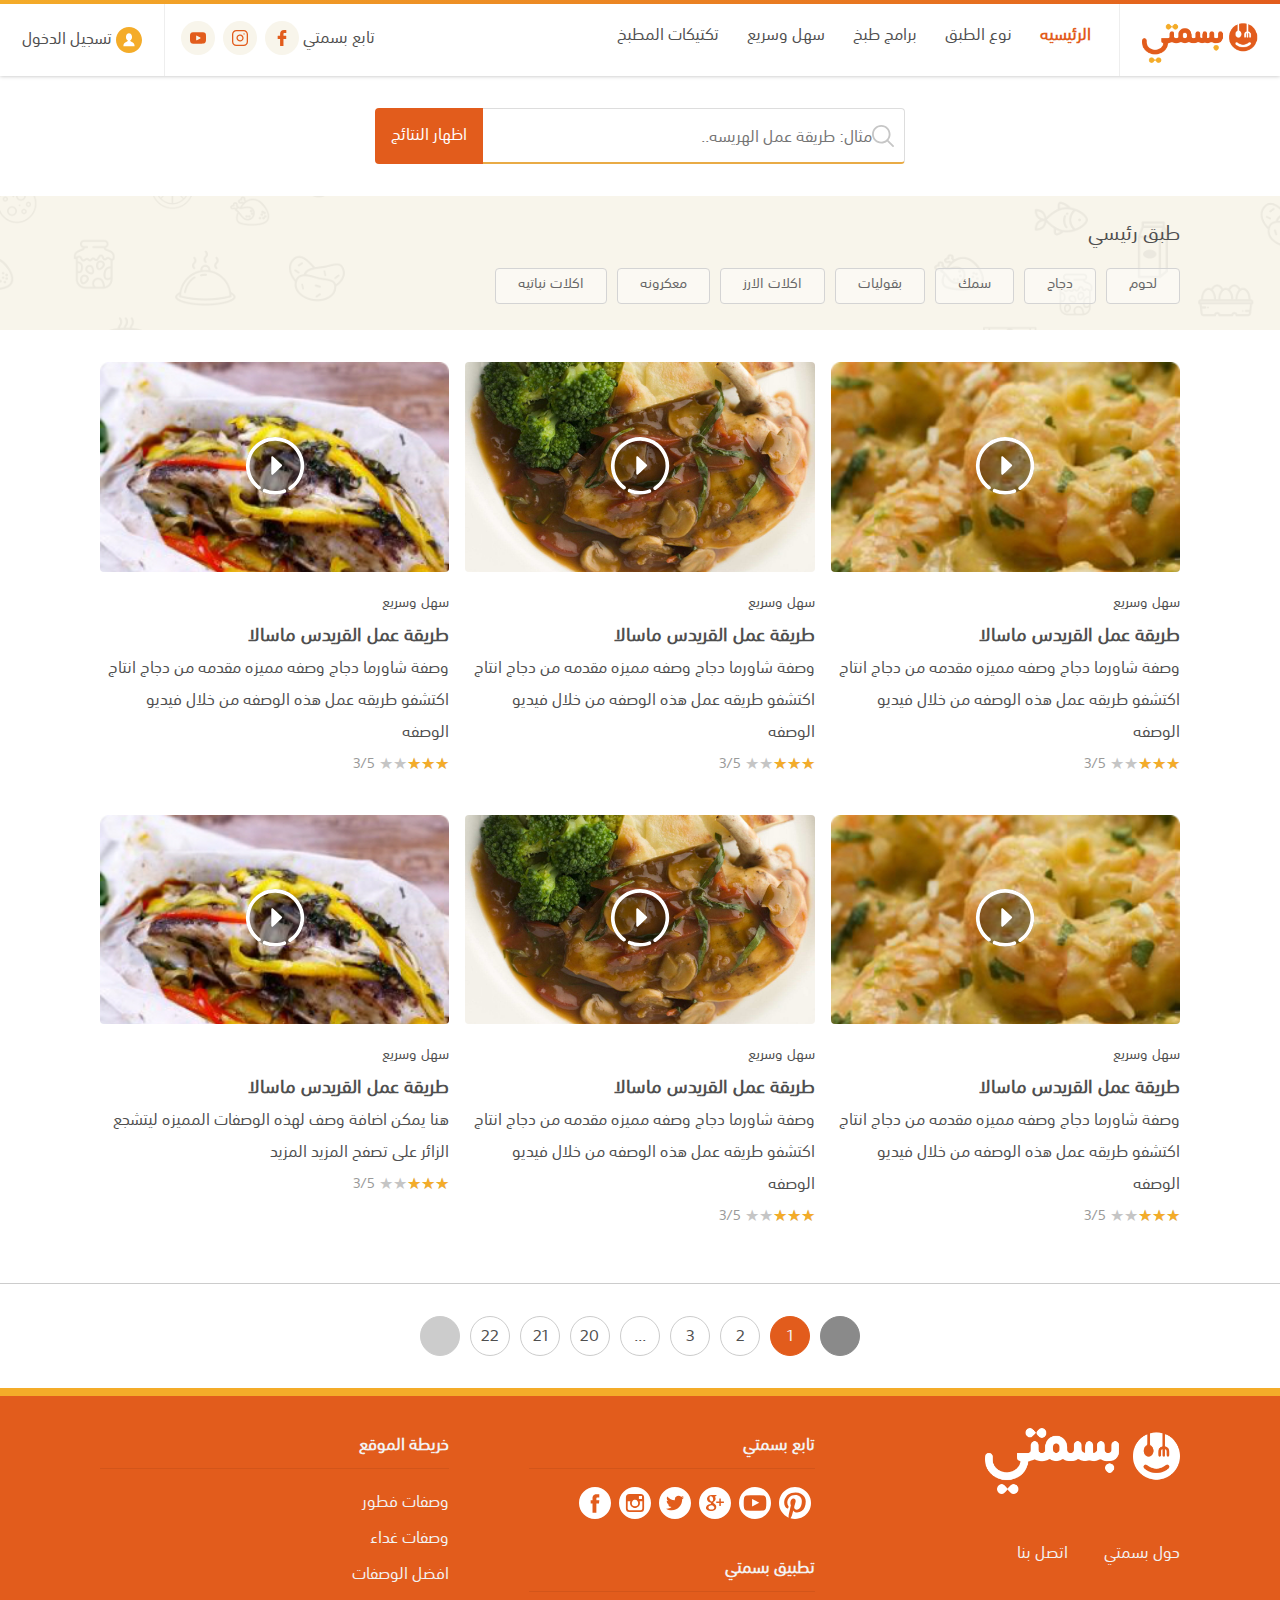
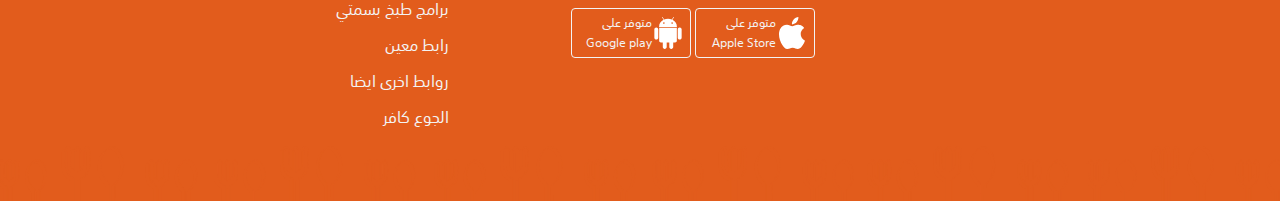
<file: category.html>
<!DOCTYPE html>
<html lang="en" dir="rtl">
<head>
    <meta charset="UTF-8">
    <title>الوصفه</title>
    <meta name="viewport" content="width=device-width, initial-scale=1">
    <link rel="stylesheet" href="scss/app.css">
    <script src="js/jquery-3.2.1.min.js"></script>
    <script src="js/app.js"></script>
</head>
<body>
<svg style="display: none;">
    <defs>
        <g>
            <path id="icon-menu"
                  d="M491.318 235.318H20.682C9.26 235.318 0 244.577 0 256s9.26 20.682 20.682 20.682h470.636c11.423 0 20.682-9.259 20.682-20.682 0-11.422-9.259-20.682-20.682-20.682zM491.318 78.439H20.682C9.26 78.439 0 87.699 0 99.121c0 11.422 9.26 20.682 20.682 20.682h470.636c11.423 0 20.682-9.26 20.682-20.682 0-11.422-9.259-20.682-20.682-20.682zM491.318 392.197H20.682C9.26 392.197 0 401.456 0 412.879s9.26 20.682 20.682 20.682h470.636c11.423 0 20.682-9.259 20.682-20.682s-9.259-20.682-20.682-20.682z"/>
        </g>
    </defs>

    <defs>
        <g>
            <path id="icon-user"
                  d="M149.996 0C67.157 0 .001 67.158.001 149.997c0 82.837 67.156 150 149.995 150s150-67.163 150-150C299.996 67.156 232.835 0 149.996 0zm.457 220.763v-.002H85.465c0-46.856 41.152-46.845 50.284-59.097l1.045-5.587c-12.83-6.502-21.887-22.178-21.887-40.512 0-24.154 15.712-43.738 35.089-43.738s35.089 19.584 35.089 43.738c0 18.178-8.896 33.756-21.555 40.361l1.19 6.349c10.019 11.658 49.802 12.418 49.802 58.488h-64.069z"/>
        </g>
    </defs>
    <defs>
        <g>
            <path id="icon-pintrest"
                  d="M409.141 109.203c-19.608-33.592-46.205-60.189-79.798-79.796C295.751 9.801 259.065 0 219.281 0 179.5 0 142.812 9.801 109.22 29.407c-33.597 19.604-60.194 46.201-79.8 79.796C9.809 142.8.008 179.485.008 219.267c0 44.35 12.085 84.611 36.258 120.767 24.172 36.172 55.863 62.912 95.073 80.232-.762-20.365.476-37.209 3.709-50.532l28.267-119.348c-4.76-9.329-7.139-20.93-7.139-34.831 0-16.175 4.089-29.689 12.275-40.541 8.186-10.85 18.177-16.274 29.979-16.274 9.514 0 16.841 3.14 21.982 9.42 5.142 6.283 7.705 14.181 7.705 23.7 0 5.896-1.099 13.084-3.289 21.554-2.188 8.471-5.041 18.273-8.562 29.409-3.521 11.132-6.045 20.036-7.566 26.692-2.663 11.608-.476 21.553 6.567 29.838 7.042 8.278 16.372 12.423 27.983 12.423 20.365 0 37.065-11.324 50.107-33.972 13.038-22.655 19.554-50.159 19.554-82.514 0-24.938-8.042-45.21-24.129-60.813-16.085-15.609-38.496-23.417-67.239-23.417-32.161 0-58.192 10.327-78.082 30.978-19.891 20.654-29.836 45.352-29.836 74.091 0 17.132 4.854 31.505 14.56 43.112 3.235 3.806 4.283 7.898 3.14 12.279-.381 1.143-1.141 3.997-2.284 8.562-1.138 4.565-1.903 7.522-2.281 8.851-1.521 6.091-5.14 7.994-10.85 5.708-14.654-6.085-25.791-16.652-33.402-31.689-7.614-15.037-11.422-32.456-11.422-52.246 0-12.753 2.047-25.505 6.14-38.256 4.089-12.756 10.468-25.078 19.126-36.975 8.663-11.9 19.036-22.417 31.123-31.549 12.082-9.135 26.787-16.462 44.108-21.982s35.972-8.28 55.959-8.28c27.032 0 51.295 5.995 72.8 17.986 21.512 11.992 37.925 27.502 49.252 46.537 11.327 19.036 16.987 39.403 16.987 61.101 0 28.549-4.948 54.243-14.842 77.086-9.896 22.839-23.887 40.778-41.973 53.813-18.083 13.042-38.637 19.561-61.675 19.561-11.607 0-22.456-2.714-32.548-8.135-10.085-5.427-17.034-11.847-20.839-19.273-8.566 33.685-13.706 53.77-15.42 60.24-3.616 13.508-11.038 29.119-22.27 46.819 20.367 6.091 41.112 9.13 62.24 9.13 39.781 0 76.47-9.801 110.062-29.41 33.595-19.602 60.192-46.199 79.794-79.791 19.606-33.599 29.407-70.287 29.407-110.065.01-39.778-9.777-76.468-29.376-110.06z"/>
        </g>
    </defs>


    <defs>
        <g id="icon-youtube">
            <path d="M39.969 59.587L61.91 48.211c-7.359-3.84-14.627-7.63-21.941-11.447v22.823z"/>
            <path d="M48.875 0C21.883 0 0 21.882 0 48.875S21.883 97.75 48.875 97.75 97.75 75.868 97.75 48.875 75.867 0 48.875 0zm33.301 65.189c-.846 3.67-3.848 6.377-7.461 6.78-8.557.957-17.217.962-25.842.957-8.625.005-17.287 0-25.846-.957-3.613-.403-6.613-3.11-7.457-6.78-1.203-5.228-1.203-10.933-1.203-16.314s.014-11.088 1.217-16.314c.844-3.67 3.844-6.378 7.457-6.782 8.559-.956 17.221-.961 25.846-.956 8.623-.005 17.285 0 25.841.956 3.615.404 6.617 3.111 7.461 6.782 1.203 5.227 1.193 10.933 1.193 16.314s-.003 11.087-1.206 16.314z"/>
        </g>
    </defs>


    <defs>
        <g id="icon-google-plus">
            <path d="M21.5 28.94c-.161-.107-.326-.223-.499-.34a5.66 5.66 0 0 0-1.584-.241h-.066c-2.514 0-4.718 1.521-4.718 3.257 0 1.89 1.889 3.367 4.299 3.367 3.179 0 4.79-1.098 4.79-3.258 0-.204-.024-.416-.075-.629-.215-.838-.984-1.361-2.147-2.156zM19.719 22.352h.002c.601 0 1.108-.237 1.501-.687.616-.702.889-1.854.727-3.077-.285-2.186-1.848-4.006-3.479-4.053l-.065-.002c-.577 0-1.092.238-1.483.686-.607.693-.864 1.791-.705 3.012.286 2.184 1.882 4.071 3.479 4.121h.023z"/>
            <path d="M24.826 0C11.137 0 0 11.137 0 24.826c0 13.688 11.137 24.826 24.826 24.826 13.688 0 24.826-11.138 24.826-24.826C49.652 11.137 38.516 0 24.826 0zm-2.862 36.915c-.938.271-1.953.408-3.018.408-1.186 0-2.326-.136-3.389-.405-2.057-.519-3.577-1.503-4.287-2.771a3.526 3.526 0 0 1-.461-1.737c0-.623.149-1.255.443-1.881 1.127-2.402 4.098-4.018 7.389-4.018h.094a2.932 2.932 0 0 1-.396-1.472c0-.255.034-.515.102-.78-3.452-.078-6.035-2.606-6.035-5.939 0-2.353 1.881-4.646 4.571-5.572a7.458 7.458 0 0 1 2.433-.42h7.382c.251 0 .474.163.552.402a.578.578 0 0 1-.211.647l-1.651 1.195a.59.59 0 0 1-.341.108h-.591c.763.915 1.21 2.22 1.21 3.685 0 1.617-.818 3.146-2.307 4.311-1.15.896-1.195 1.143-1.195 1.654.014.281.815 1.198 1.699 1.823 2.059 1.456 2.825 2.885 2.825 5.269-.001 2.491-1.892 4.643-4.818 5.493zm16.671-12.662c0 .32-.261.58-.58.58H33.86v4.197a.58.58 0 0 1-.578.58h-1.195a.58.58 0 0 1-.582-.58v-4.197h-4.192a.58.58 0 0 1-.58-.58V23.06c0-.32.26-.582.58-.582h4.192v-4.193c0-.321.26-.58.582-.58h1.195a.58.58 0 0 1 .578.58v4.193h4.194c.319 0 .58.26.58.58v1.195z"/>
        </g>
    </defs>


    <defs>
        <g>
            <path id="icon-twitter"
                  d="M24.826 0C11.137 0 0 11.137 0 24.826c0 13.688 11.137 24.826 24.826 24.826 13.688 0 24.826-11.138 24.826-24.826C49.652 11.137 38.516 0 24.826 0zm11.075 19.144c.011.246.017.494.017.742 0 7.551-5.746 16.255-16.259 16.255-3.227 0-6.231-.943-8.759-2.565.447.053.902.08 1.363.08 2.678 0 5.141-.914 7.097-2.446a5.72 5.72 0 0 1-5.338-3.969 5.76 5.76 0 0 0 2.58-.096 5.715 5.715 0 0 1-4.583-5.603l.001-.072a5.69 5.69 0 0 0 2.587.714 5.71 5.71 0 0 1-2.541-4.755c0-1.048.281-2.03.773-2.874a16.225 16.225 0 0 0 11.777 5.972 5.707 5.707 0 0 1-.147-1.303 5.714 5.714 0 0 1 9.884-3.91 11.406 11.406 0 0 0 3.63-1.387 5.74 5.74 0 0 1-2.516 3.162 11.36 11.36 0 0 0 3.282-.899 11.494 11.494 0 0 1-2.848 2.954z"/>
        </g>
    </defs>


    <defs>
        <g id="icon-instagram">
            <path d="M24.825 29.796a4.978 4.978 0 0 0 4.972-4.97 4.954 4.954 0 0 0-.94-2.897 4.964 4.964 0 0 0-4.029-2.073c-1.659 0-3.126.82-4.031 2.072a4.947 4.947 0 0 0-.94 2.897 4.973 4.973 0 0 0 4.968 4.971zM35.678 18.746V13.96l-.623.002-4.164.013.016 4.787z"/>
            <path d="M24.826 0C11.137 0 0 11.137 0 24.826c0 13.688 11.137 24.826 24.826 24.826 13.688 0 24.826-11.138 24.826-24.826C49.652 11.137 38.516 0 24.826 0zm14.119 21.929v11.56a5.463 5.463 0 0 1-5.457 5.458H16.164a5.462 5.462 0 0 1-5.457-5.458V16.165a5.462 5.462 0 0 1 5.457-5.457h17.323a5.463 5.463 0 0 1 5.458 5.457v5.764z"/>
            <path d="M32.549 24.826c0 4.257-3.464 7.723-7.723 7.723s-7.722-3.466-7.722-7.723a7.67 7.67 0 0 1 .568-2.897h-4.215v11.56a2.706 2.706 0 0 0 2.706 2.704h17.323a2.707 2.707 0 0 0 2.706-2.704v-11.56h-4.217c.367.894.574 1.873.574 2.897z"/>
        </g>
    </defs>


    <defs>
        <g>
            <path id="icon-facebook"
                  d="M24.826 0C11.137 0 0 11.137 0 24.826c0 13.688 11.137 24.826 24.826 24.826 13.688 0 24.826-11.138 24.826-24.826C49.652 11.137 38.516 0 24.826 0zM31 25.7h-4.039v14.396h-5.985V25.7h-2.845v-5.088h2.845v-3.291c0-2.357 1.12-6.04 6.04-6.04l4.435.017v4.939h-3.219c-.524 0-1.269.262-1.269 1.386v2.99h4.56L31 25.7z"/>
        </g>
    </defs>

    <defs>
        <g>
            <path d="M244.425 98.725c-93.4 0-178.1 51.1-240.6 134.1-5.1 6.8-5.1 16.3 0 23.1 62.5 83.1 147.2 134.2 240.6 134.2s178.1-51.1 240.6-134.1c5.1-6.8 5.1-16.3 0-23.1-62.5-83.1-147.2-134.2-240.6-134.2zm6.7 248.3c-62 3.9-113.2-47.2-109.3-109.3 3.2-51.2 44.7-92.7 95.9-95.9 62-3.9 113.2 47.2 109.3 109.3-3.3 51.1-44.8 92.6-95.9 95.9zm-3.1-47.4c-33.4 2.1-61-25.4-58.8-58.8 1.7-27.6 24.1-49.9 51.7-51.7 33.4-2.1 61 25.4 58.8 58.8-1.8 27.7-24.2 50-51.7 51.7z"/>
        </g>
    </defs>

    <defs>
        <g>
            <path id="icon-apple"
                  d="M395.748 272.046c-.646-64.841 52.88-95.938 55.271-97.483-30.075-44.01-76.925-50.039-93.62-50.736-39.871-4.037-77.798 23.474-98.033 23.474-20.184 0-51.409-22.877-84.476-22.276-43.458.646-83.529 25.269-105.906 64.19-45.152 78.35-11.563 194.42 32.445 257.963 21.504 31.104 47.146 66.038 80.813 64.79 32.421-1.294 44.681-20.979 83.878-20.979 39.196 0 50.215 20.979 84.524 20.335 34.888-.648 56.991-31.699 78.347-62.898 24.694-36.084 34.862-71.019 35.462-72.812-.775-.354-68.031-26.119-68.705-103.568zM331.28 81.761C349.149 60.082 361.21 30.005 357.92 0c-25.739 1.048-56.938 17.145-75.405 38.775-16.57 19.188-31.075 49.813-27.188 79.218 28.734 2.242 58.065-14.602 75.953-36.232z"/>
        </g>
    </defs>

    <defs>
        <g id="icon-print">
            <path d="M38 18H26a2 2 0 0 0-2 2v1h16v-1a2 2 0 0 0-2-2zM26 46h11v-9H26v9zm15-17a1 1 0 1 0 .002-1.998A1 1 0 0 0 41 29zM32 0C14.327 0 0 14.327 0 32s14.327 32 32 32 32-14.327 32-32S49.673 0 32 0zm7 46a2 2 0 0 1-2 2H26a2 2 0 0 1-2-2v-9a2 2 0 0 1 2-2h11a2 2 0 0 1 2 2v9zm-1-18a3 3 0 1 1 6 0 3 3 0 0 1-6 0zm10 9a4 4 0 0 1-4 4h-3v-2h3a2 2 0 0 0 2-2V25a2 2 0 0 0-2-2H20a2 2 0 0 0-2 2v12a2 2 0 0 0 2 2h2v2h-2a4 4 0 0 1-4-4V25a4 4 0 0 1 4-4h2v-1a4 4 0 0 1 4-4h12a4 4 0 0 1 4 4v1h2a4 4 0 0 1 4 4v12z"/>
        </g>
    </defs>

</svg>

<header class="c-header" role="banner" itemscope itemtype="http://schema.org/WPHeader">
    <div class="container">
        <button class="toggle">
            <svg class="c-icon c-icon--menu" width="26px" height="26px" viewBox="0 0 512 512">
                <use xmlns="http://www.w3.org/2000/svg" xlink:href="#icon-menu"></use>
            </svg>
        </button>
        <div class="c-header__menu">
            <nav role="navigation" itemscope itemtype="http://schema.org/SiteNavigationElement">
                <ul>
                    <li class="header__menu__item" itemprop="url"><a class="active" href="#"
                                                                     itemprop="name">الرئيسيه</a>
                        <svg width="23px" height="8px" viewBox="0 0 23 8">
                            <g id="Page-1" stroke="none" stroke-width="1" fill="none" fill-rule="evenodd"
                               stroke-linecap="round" stroke-linejoin="round">
                                <g id="Desktop-HD" transform="translate(-1220.000000, -534.000000)" stroke="#F4AC29"
                                   stroke-width="3">
                                    <path id="smile"
                                          d="M1222,536 C1228.99186,541.491702 1235.50341,541.491702 1241.53465,536"
                                          id="Path-2"></path>
                                </g>
                            </g>
                        </svg>
                    </li>
                    <li class="header__menu__item" itemprop="url"><a href="#" itemprop="name">نوع الطبق</a>
                        <svg width="23px" height="8px" viewBox="0 0 23 8">
                            <g id="Page-1" stroke="none" stroke-width="1" fill="none" fill-rule="evenodd"
                               stroke-linecap="round" stroke-linejoin="round">
                                <g id="Desktop-HD" transform="translate(-1220.000000, -534.000000)" stroke="#F4AC29"
                                   stroke-width="3">
                                    <path id="smile"
                                          d="M1222,536 C1228.99186,541.491702 1235.50341,541.491702 1241.53465,536"
                                          id="Path-2"></path>
                                </g>
                            </g>
                        </svg>
                    </li>
                    <li class="header__menu__item" itemprop="url"><a href="#" itemprop="name">برامج طبخ</a>
                        <svg width="23px" height="8px" viewBox="0 0 23 8">
                            <g id="Page-1" stroke="none" stroke-width="1" fill="none" fill-rule="evenodd"
                               stroke-linecap="round" stroke-linejoin="round">
                                <g id="Desktop-HD" transform="translate(-1220.000000, -534.000000)" stroke="#F4AC29"
                                   stroke-width="3">
                                    <path id="smile"
                                          d="M1222,536 C1228.99186,541.491702 1235.50341,541.491702 1241.53465,536"
                                          id="Path-2"></path>
                                </g>
                            </g>
                        </svg>
                    </li>
                    <li class="header__menu__item" itemprop="url"><a href="#" itemprop="name">سهل وسريع</a>
                        <svg width="23px" height="8px" viewBox="0 0 23 8">
                            <g id="Page-1" stroke="none" stroke-width="1" fill="none" fill-rule="evenodd"
                               stroke-linecap="round" stroke-linejoin="round">
                                <g id="Desktop-HD" transform="translate(-1220.000000, -534.000000)" stroke="#F4AC29"
                                   stroke-width="3">
                                    <path id="smile"
                                          d="M1222,536 C1228.99186,541.491702 1235.50341,541.491702 1241.53465,536"
                                          id="Path-2"></path>
                                </g>
                            </g>
                        </svg>
                    </li>
                    <li class="header__menu__item" itemprop="url"><a href="#" itemprop="name">تكتيكات المطبخ</a>
                        <svg width="23px" height="8px" viewBox="0 0 23 8">
                            <g id="Page-1" stroke="none" stroke-width="1" fill="none" fill-rule="evenodd"
                               stroke-linecap="round" stroke-linejoin="round">
                                <g id="Desktop-HD" transform="translate(-1220.000000, -534.000000)" stroke="#F4AC29"
                                   stroke-width="3">
                                    <path id="smile"
                                          d="M1222,536 C1228.99186,541.491702 1235.50341,541.491702 1241.53465,536"
                                          id="Path-2"></path>
                                </g>
                            </g>
                        </svg>
                    </li>
                </ul>
            </nav>

        </div>
        <div class="c-header__logo"><h1 itemprop="headline"><a href="#">
            <img src="img/home/logo.png" alt="logo">
        </a></h1></div>
        <div class="c-header__social-links">
            <span>تابع بسمتي</span>
            <ul class="c-header__social-media">
                <li><a class="c-icon--circle c-icon--facebook" href="#"></a></li>
                <li><a class="c-icon--circle c-icon--instagram" href="#"></a></li>
                <li><a class="c-icon--circle c-icon--youtube" href="#"></a></li>
            </ul>
        </div>
        <div class="c-header__user-actions">
            <a href="#">
                <svg class="c-icon c-icon--login" width="32" height="32" viewBox="0 0 299.997 299.997">
                    <use xmlns="http://www.w3.org/2000/svg" xlink:href="#icon-user"></use>
                </svg>
                <span>تسجيل الدخول</span>
            </a>
        </div>
    </div>
</header>

<main>
    <section class="c-section">
        <div class="container">
            <div class="o-layout--small">
                <div class="c-form--small">
                    <form action="#">
                        <p>
                            <label for="search">search</label><!--AR/EN-->
                            <input class="c-input c-input--search" type="search" id="search" name="search"
                                   placeholder="مثال: طريقة عمل الهريسه..">
                            <span class="focus-border"></span>
                            <button class="c-button--search" type=""><span>اظهار النتائج</span></button>
                        </p>
                    </form>
                </div>
            </div>
        </div>
    </section>

    <section class="c-section--category">
        <div class="container">
            <h2>طبق رئيسي</h2>
            <ul class="c-tags">
                <li class="c-tag"><a href="#">لحوم</a></li>
                <li class="c-tag"><a href="#">دجاج</a></li>
                <li class="c-tag"><a href="#">سمك </a></li>
                <li class="c-tag"><a href="#">بقوليات</a></li>
                <li class="c-tag"><a href="#">اكلات الارز</a></li>
                <li class="c-tag"><a href="#">معكرونه</a></li>
                <li class="c-tag"><a href="#">اكلات نباتيه</a></li>
            </ul>
        </div>
    </section>

    <section class="c-section">
        <div class="container">
            <div class="o-layout o-layout--3">
                <article class="c-media" itemscope itemtype="http://schema.org/Recipe">
                    <div class="c-media__thumb c-recipe--video">
                        <img itemprop="image" src="img/Rectangle%2042.jpg" alt="">
                    </div>

                    <h3 class="c-media__title" itemprop="name"><a href="#">طريقة عمل القريدس ماسالا </a></h3>
                    <p class="c-media__cat">سهل وسريع</p>
                    <p class="c-media__description">وصفة شاورما دجاج وصفه مميزه مقدمه من دجاج انتاج اكتشفو طريقه عمل هذه
                        الوصفه من خلال فيديو الوصفه</p>
                    <div class="c-media__rating">
                        <div class="c-rating">
                            <div class="c-rating__stars" data-rating="3"></div>
                            <span>3/5</span>
                        </div>
                    </div>
                </article>
                <article class="c-media" itemscope itemtype="http://schema.org/Recipe">
                    <div class="c-media__thumb c-recipe--video">
                        <img itemprop="image" src="img/Dajaj-al-seyd-slider.jpg" alt="">
                    </div>

                    <h3 class="c-media__title" itemprop="name"><a href="#">طريقة عمل القريدس ماسالا </a></h3>
                    <p class="c-media__cat">سهل وسريع</p>
                    <p class="c-media__description">وصفة شاورما دجاج وصفه مميزه مقدمه من دجاج انتاج اكتشفو طريقه عمل هذه
                        الوصفه من خلال فيديو الوصفه</p>
                    <div class="c-media__rating">
                        <div class="c-rating">
                            <div class="c-rating__stars" data-rating="3"></div>
                            <span>3/5</span>
                        </div>
                    </div>
                </article>
                <article class="c-media" itemscope itemtype="http://schema.org/Recipe">
                    <div class="c-media__thumb c-recipe--video">
                        <img itemprop="image" src="img/Rectangle%204.jpg" alt="">
                    </div>

                    <h3 class="c-media__title" itemprop="name"><a href="#">طريقة عمل القريدس ماسالا </a></h3>
                    <p class="c-media__cat">سهل وسريع</p>
                    <p class="c-media__description">وصفة شاورما دجاج وصفه مميزه مقدمه من دجاج انتاج اكتشفو طريقه عمل هذه
                        الوصفه من خلال فيديو الوصفه</p>
                    <div class="c-media__rating">
                        <div class="c-rating">
                            <div class="c-rating__stars" data-rating="3"></div>
                            <span>3/5</span>
                        </div>
                    </div>

                </article>
                <article class="c-media" itemscope itemtype="http://schema.org/Recipe">
                    <div class="c-media__thumb c-recipe--video">
                        <img itemprop="image" src="img/Rectangle%2042.jpg" alt="">
                    </div>

                    <h3 class="c-media__title" itemprop="name"><a href="#">طريقة عمل القريدس ماسالا </a></h3>
                    <p class="c-media__cat">سهل وسريع</p>
                    <p class="c-media__description">وصفة شاورما دجاج وصفه مميزه مقدمه من دجاج انتاج اكتشفو طريقه عمل هذه
                        الوصفه من خلال فيديو الوصفه</p>
                    <div class="c-media__rating">
                        <div class="c-rating">
                            <div class="c-rating__stars" data-rating="3"></div>
                            <span>3/5</span>
                        </div>
                    </div>
                </article>
                <article class="c-media" itemscope itemtype="http://schema.org/Recipe">
                    <div class="c-media__thumb c-recipe--video">
                        <img itemprop="image" src="img/Dajaj-al-seyd-slider.jpg" alt="">
                    </div>

                    <h3 class="c-media__title" itemprop="name"><a href="#">طريقة عمل القريدس ماسالا </a></h3>
                    <p class="c-media__cat">سهل وسريع</p>
                    <p class="c-media__description">وصفة شاورما دجاج وصفه مميزه مقدمه من دجاج انتاج اكتشفو طريقه عمل هذه
                        الوصفه من خلال فيديو الوصفه</p>
                    <div class="c-media__rating">
                        <div class="c-rating">
                            <div class="c-rating__stars" data-rating="3"></div>
                            <span>3/5</span>
                        </div>
                    </div>
                </article>
                <article class="c-media" itemscope itemtype="http://schema.org/Recipe">
                    <div class="c-media__thumb c-recipe--video">
                        <img itemprop="image" src="img/Rectangle%204.jpg" alt="">
                    </div>

                    <h3 class="c-media__title" itemprop="name"><a href="#">طريقة عمل القريدس ماسالا </a></h3>
                    <p class="c-media__cat">سهل وسريع</p>
                    <p class="c-media__description">هنا يمكن اضافة وصف لهذه الوصفات المميزه ليتشجع الزائر على تصفح
                        المزيد
                        المزيد</p>
                    <div class="c-media__rating">
                        <div class="c-rating">
                            <div class="c-rating__stars" data-rating="3"></div>
                            <span>3/5</span>
                        </div>
                    </div>
                </article>
            </div>
        </div>
    </section>
    <nav class="c-pagination">

        <ul class="c-pagination__pages">
            <li>
                <a href="#" class="c-pagination--next">
                    <svg class="c-icon c-icon--next" fill="#fff" width="12" height="12" viewBox="0 0 477.175 477.175">
                        <use xmlns="http://www.w3.org/2000/svg" xlink:href="#icon-next"></use>
                    </svg>
                </a></li>
            <li><a href="#" class="selected">1</a></li>
            <li><a href="#">2</a></li>
            <li><a href="#">3</a></li>
            <li><span>...</span></li>
            <li><a href="#">20</a></li>
            <li><a href="#">21</a></li>
            <li><a href="#">22</a></li>

            <li><a href="#" class="c-pagination--back disable">
                <svg class="c-icon c-icon--back" fill="#fff" width="12" height="12" viewBox="0 0 129 129">
                    <use xmlns="http://www.w3.org/2000/svg" xlink:href="#icon-back"></use>
                </svg>
            </a></li>
        </ul>

    </nav>
</main>
<footer class="c-footer" role="contentinfo" itemscope itemtype="http://schema.org/WPFooter">
    <div class="container">
        <div class="o-layout o-layout--3">
            <div class="c-footer__quick-links">
                <h2 class="c-footer__logo"><a href="#">
                    <img src="img/home/logo-white.png" alt="logo">
                </a></h2>
                <div class="c-footer__inner-wrapper">
                    <a class="c-footer__about-link" href="#">حول بسمتي</a>
                    <a href="#" class="c-footer__contact-link">اتصل بنا</a>
                </div>
            </div>
            <div class="c-footer__social-links">
                <h3 class="c-footer__title">تابع بسمتي</h3>
                <ul class="c-footer__social-media">
                    <li><a href="#">
                        <svg width="32" height="32" viewBox="0 0 438.529 438.529">
                            <use xmlns="http://www.w3.org/2000/svg" xlink:href="#icon-pintrest"></use>
                        </svg>
                    </a></li>
                    <li><a href="#">
                        <svg width="32" height="32" viewBox="0 0 97.75 97.75">
                            <use xmlns="http://www.w3.org/2000/svg" xlink:href="#icon-youtube"></use>
                        </svg>
                    </a></li>
                    <li><a href="#">
                        <svg width="32" height="32" viewBox="0 0 49.652 49.652">
                            <use xmlns="http://www.w3.org/2000/svg" xlink:href="#icon-google-plus"></use>
                        </svg>
                    </a></li>
                    <li><a href="#">
                        <svg width="32" height="32" viewBox="0 0 49.652 49.652">
                            <use xmlns="http://www.w3.org/2000/svg" xlink:href="#icon-twitter"></use>
                        </svg>
                    </a></li>
                    <li><a href="#">
                        <svg width="32" height="32" viewBox="0 0 49.652 49.652">
                            <use xmlns="http://www.w3.org/2000/svg" xlink:href="#icon-instagram"></use>
                        </svg>
                    </a></li>
                    <li><a href="#">
                        <svg width="32" height="32" viewBox="0 0 49.652 49.652">
                            <use xmlns="http://www.w3.org/2000/svg" xlink:href="#icon-facebook"></use>
                        </svg>
                    </a></li>
                </ul>
                <h3 class="c-footer__title"> تطبيق بسمتي</h3>
                <div class="c-footer__app-links">
                    <a href="#" class="c-store-badge c-store-badge--ios">
                        <span class="c-store-badge__text">متوفر على</span>
                        <span class="c-store-badge__storename">Apple Store</span>
                    </a>
                    <a href="#" class="c-store-badge c-store-badge--android">
                        <span class="c-store-badge__text">متوفر على</span>
                        <span class="c-store-badge__storename">Google play</span>
                    </a>
                </div>
            </div>
            <div class="c-footer__site-map">
                <h3 class="c-footer__title">خريطة الموقع</h3>
                <ul>
                    <li itemprop="url"><a href="#" itemprop="name">وصفات فطور</a></li>
                    <li itemprop="url"><a href="#" itemprop="name">وصفات غداء</a></li>
                    <li itemprop="url"><a href="#" itemprop="name">افضل الوصفات</a></li>
                    <li itemprop="url"><a href="#" itemprop="name">برامج طبخ بسمتي</a></li>
                    <li itemprop="url"><a href="#" itemprop="name">رابط معين</a></li>
                    <li itemprop="url"><a href="#" itemprop="name"> روابط اخرى ايضا </a></li>
                    <li itemprop="url"><a href="#" itemprop="name">الجوع كافر</a></li>
                </ul>
            </div>
        </div>
    </div>
</footer>
</body>
</html>
</file>
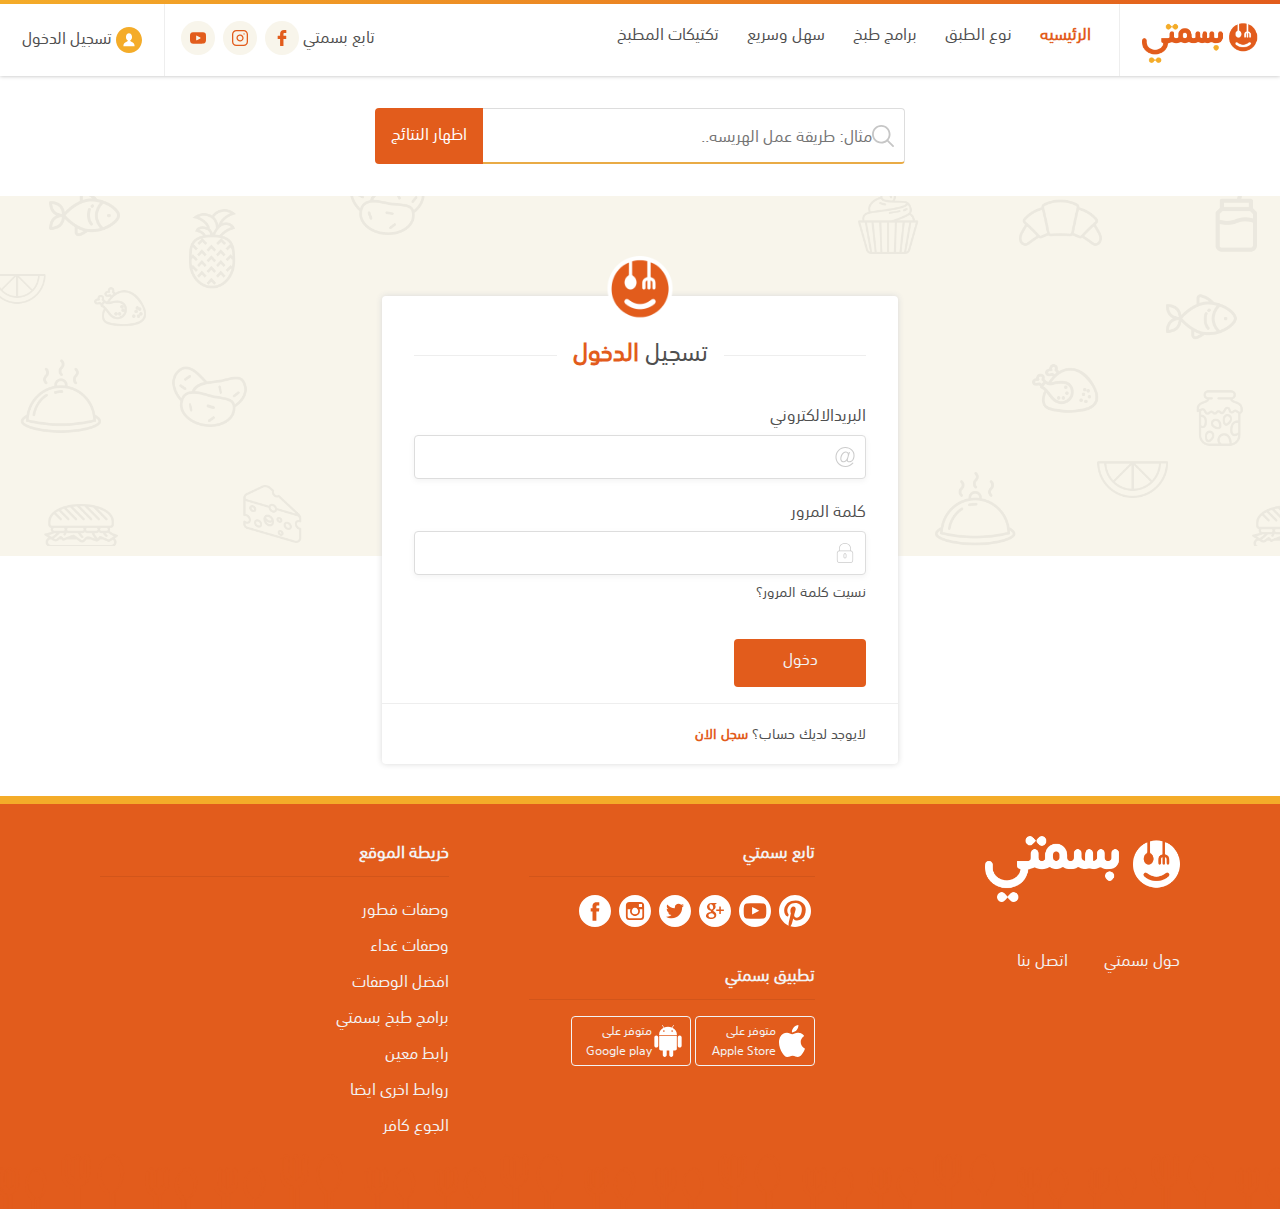
<file: Login.html>
<!DOCTYPE html>
<html lang="en" dir="rtl">
<head>
    <meta charset="UTF-8">
    <title>تسجيل الدخول</title>
    <meta name="viewport" content="width=device-width, initial-scale=1">
    <link rel="stylesheet" href="scss/app.css">
    <script src="js/jquery-3.2.1.min.js"></script>
    <script src="js/app.js"></script>
</head>
<body>

<svg style="display: none;">
    <defs>
        <g>
            <path id="icon-menu"
                  d="M491.318 235.318H20.682C9.26 235.318 0 244.577 0 256s9.26 20.682 20.682 20.682h470.636c11.423 0 20.682-9.259 20.682-20.682 0-11.422-9.259-20.682-20.682-20.682zM491.318 78.439H20.682C9.26 78.439 0 87.699 0 99.121c0 11.422 9.26 20.682 20.682 20.682h470.636c11.423 0 20.682-9.26 20.682-20.682 0-11.422-9.259-20.682-20.682-20.682zM491.318 392.197H20.682C9.26 392.197 0 401.456 0 412.879s9.26 20.682 20.682 20.682h470.636c11.423 0 20.682-9.259 20.682-20.682s-9.259-20.682-20.682-20.682z"/>
        </g>
    </defs>

    <defs>
        <g>
            <path id="icon-user"
                  d="M149.996 0C67.157 0 .001 67.158.001 149.997c0 82.837 67.156 150 149.995 150s150-67.163 150-150C299.996 67.156 232.835 0 149.996 0zm.457 220.763v-.002H85.465c0-46.856 41.152-46.845 50.284-59.097l1.045-5.587c-12.83-6.502-21.887-22.178-21.887-40.512 0-24.154 15.712-43.738 35.089-43.738s35.089 19.584 35.089 43.738c0 18.178-8.896 33.756-21.555 40.361l1.19 6.349c10.019 11.658 49.802 12.418 49.802 58.488h-64.069z"/>
        </g>
    </defs>
    <defs>
        <g>
            <path id="icon-pintrest"
                  d="M409.141 109.203c-19.608-33.592-46.205-60.189-79.798-79.796C295.751 9.801 259.065 0 219.281 0 179.5 0 142.812 9.801 109.22 29.407c-33.597 19.604-60.194 46.201-79.8 79.796C9.809 142.8.008 179.485.008 219.267c0 44.35 12.085 84.611 36.258 120.767 24.172 36.172 55.863 62.912 95.073 80.232-.762-20.365.476-37.209 3.709-50.532l28.267-119.348c-4.76-9.329-7.139-20.93-7.139-34.831 0-16.175 4.089-29.689 12.275-40.541 8.186-10.85 18.177-16.274 29.979-16.274 9.514 0 16.841 3.14 21.982 9.42 5.142 6.283 7.705 14.181 7.705 23.7 0 5.896-1.099 13.084-3.289 21.554-2.188 8.471-5.041 18.273-8.562 29.409-3.521 11.132-6.045 20.036-7.566 26.692-2.663 11.608-.476 21.553 6.567 29.838 7.042 8.278 16.372 12.423 27.983 12.423 20.365 0 37.065-11.324 50.107-33.972 13.038-22.655 19.554-50.159 19.554-82.514 0-24.938-8.042-45.21-24.129-60.813-16.085-15.609-38.496-23.417-67.239-23.417-32.161 0-58.192 10.327-78.082 30.978-19.891 20.654-29.836 45.352-29.836 74.091 0 17.132 4.854 31.505 14.56 43.112 3.235 3.806 4.283 7.898 3.14 12.279-.381 1.143-1.141 3.997-2.284 8.562-1.138 4.565-1.903 7.522-2.281 8.851-1.521 6.091-5.14 7.994-10.85 5.708-14.654-6.085-25.791-16.652-33.402-31.689-7.614-15.037-11.422-32.456-11.422-52.246 0-12.753 2.047-25.505 6.14-38.256 4.089-12.756 10.468-25.078 19.126-36.975 8.663-11.9 19.036-22.417 31.123-31.549 12.082-9.135 26.787-16.462 44.108-21.982s35.972-8.28 55.959-8.28c27.032 0 51.295 5.995 72.8 17.986 21.512 11.992 37.925 27.502 49.252 46.537 11.327 19.036 16.987 39.403 16.987 61.101 0 28.549-4.948 54.243-14.842 77.086-9.896 22.839-23.887 40.778-41.973 53.813-18.083 13.042-38.637 19.561-61.675 19.561-11.607 0-22.456-2.714-32.548-8.135-10.085-5.427-17.034-11.847-20.839-19.273-8.566 33.685-13.706 53.77-15.42 60.24-3.616 13.508-11.038 29.119-22.27 46.819 20.367 6.091 41.112 9.13 62.24 9.13 39.781 0 76.47-9.801 110.062-29.41 33.595-19.602 60.192-46.199 79.794-79.791 19.606-33.599 29.407-70.287 29.407-110.065.01-39.778-9.777-76.468-29.376-110.06z"/>
        </g>
    </defs>


    <defs>
        <g id="icon-youtube">
            <path d="M39.969 59.587L61.91 48.211c-7.359-3.84-14.627-7.63-21.941-11.447v22.823z"/>
            <path d="M48.875 0C21.883 0 0 21.882 0 48.875S21.883 97.75 48.875 97.75 97.75 75.868 97.75 48.875 75.867 0 48.875 0zm33.301 65.189c-.846 3.67-3.848 6.377-7.461 6.78-8.557.957-17.217.962-25.842.957-8.625.005-17.287 0-25.846-.957-3.613-.403-6.613-3.11-7.457-6.78-1.203-5.228-1.203-10.933-1.203-16.314s.014-11.088 1.217-16.314c.844-3.67 3.844-6.378 7.457-6.782 8.559-.956 17.221-.961 25.846-.956 8.623-.005 17.285 0 25.841.956 3.615.404 6.617 3.111 7.461 6.782 1.203 5.227 1.193 10.933 1.193 16.314s-.003 11.087-1.206 16.314z"/>
        </g>
    </defs>


    <defs>
        <g id="icon-google-plus">
            <path d="M21.5 28.94c-.161-.107-.326-.223-.499-.34a5.66 5.66 0 0 0-1.584-.241h-.066c-2.514 0-4.718 1.521-4.718 3.257 0 1.89 1.889 3.367 4.299 3.367 3.179 0 4.79-1.098 4.79-3.258 0-.204-.024-.416-.075-.629-.215-.838-.984-1.361-2.147-2.156zM19.719 22.352h.002c.601 0 1.108-.237 1.501-.687.616-.702.889-1.854.727-3.077-.285-2.186-1.848-4.006-3.479-4.053l-.065-.002c-.577 0-1.092.238-1.483.686-.607.693-.864 1.791-.705 3.012.286 2.184 1.882 4.071 3.479 4.121h.023z"/>
            <path d="M24.826 0C11.137 0 0 11.137 0 24.826c0 13.688 11.137 24.826 24.826 24.826 13.688 0 24.826-11.138 24.826-24.826C49.652 11.137 38.516 0 24.826 0zm-2.862 36.915c-.938.271-1.953.408-3.018.408-1.186 0-2.326-.136-3.389-.405-2.057-.519-3.577-1.503-4.287-2.771a3.526 3.526 0 0 1-.461-1.737c0-.623.149-1.255.443-1.881 1.127-2.402 4.098-4.018 7.389-4.018h.094a2.932 2.932 0 0 1-.396-1.472c0-.255.034-.515.102-.78-3.452-.078-6.035-2.606-6.035-5.939 0-2.353 1.881-4.646 4.571-5.572a7.458 7.458 0 0 1 2.433-.42h7.382c.251 0 .474.163.552.402a.578.578 0 0 1-.211.647l-1.651 1.195a.59.59 0 0 1-.341.108h-.591c.763.915 1.21 2.22 1.21 3.685 0 1.617-.818 3.146-2.307 4.311-1.15.896-1.195 1.143-1.195 1.654.014.281.815 1.198 1.699 1.823 2.059 1.456 2.825 2.885 2.825 5.269-.001 2.491-1.892 4.643-4.818 5.493zm16.671-12.662c0 .32-.261.58-.58.58H33.86v4.197a.58.58 0 0 1-.578.58h-1.195a.58.58 0 0 1-.582-.58v-4.197h-4.192a.58.58 0 0 1-.58-.58V23.06c0-.32.26-.582.58-.582h4.192v-4.193c0-.321.26-.58.582-.58h1.195a.58.58 0 0 1 .578.58v4.193h4.194c.319 0 .58.26.58.58v1.195z"/>
        </g>
    </defs>


    <defs>
        <g>
            <path id="icon-twitter"
                  d="M24.826 0C11.137 0 0 11.137 0 24.826c0 13.688 11.137 24.826 24.826 24.826 13.688 0 24.826-11.138 24.826-24.826C49.652 11.137 38.516 0 24.826 0zm11.075 19.144c.011.246.017.494.017.742 0 7.551-5.746 16.255-16.259 16.255-3.227 0-6.231-.943-8.759-2.565.447.053.902.08 1.363.08 2.678 0 5.141-.914 7.097-2.446a5.72 5.72 0 0 1-5.338-3.969 5.76 5.76 0 0 0 2.58-.096 5.715 5.715 0 0 1-4.583-5.603l.001-.072a5.69 5.69 0 0 0 2.587.714 5.71 5.71 0 0 1-2.541-4.755c0-1.048.281-2.03.773-2.874a16.225 16.225 0 0 0 11.777 5.972 5.707 5.707 0 0 1-.147-1.303 5.714 5.714 0 0 1 9.884-3.91 11.406 11.406 0 0 0 3.63-1.387 5.74 5.74 0 0 1-2.516 3.162 11.36 11.36 0 0 0 3.282-.899 11.494 11.494 0 0 1-2.848 2.954z"/>
        </g>
    </defs>


    <defs>
        <g id="icon-instagram">
            <path d="M24.825 29.796a4.978 4.978 0 0 0 4.972-4.97 4.954 4.954 0 0 0-.94-2.897 4.964 4.964 0 0 0-4.029-2.073c-1.659 0-3.126.82-4.031 2.072a4.947 4.947 0 0 0-.94 2.897 4.973 4.973 0 0 0 4.968 4.971zM35.678 18.746V13.96l-.623.002-4.164.013.016 4.787z"/>
            <path d="M24.826 0C11.137 0 0 11.137 0 24.826c0 13.688 11.137 24.826 24.826 24.826 13.688 0 24.826-11.138 24.826-24.826C49.652 11.137 38.516 0 24.826 0zm14.119 21.929v11.56a5.463 5.463 0 0 1-5.457 5.458H16.164a5.462 5.462 0 0 1-5.457-5.458V16.165a5.462 5.462 0 0 1 5.457-5.457h17.323a5.463 5.463 0 0 1 5.458 5.457v5.764z"/>
            <path d="M32.549 24.826c0 4.257-3.464 7.723-7.723 7.723s-7.722-3.466-7.722-7.723a7.67 7.67 0 0 1 .568-2.897h-4.215v11.56a2.706 2.706 0 0 0 2.706 2.704h17.323a2.707 2.707 0 0 0 2.706-2.704v-11.56h-4.217c.367.894.574 1.873.574 2.897z"/>
        </g>
    </defs>


    <defs>
        <g>
            <path id="icon-facebook"
                  d="M24.826 0C11.137 0 0 11.137 0 24.826c0 13.688 11.137 24.826 24.826 24.826 13.688 0 24.826-11.138 24.826-24.826C49.652 11.137 38.516 0 24.826 0zM31 25.7h-4.039v14.396h-5.985V25.7h-2.845v-5.088h2.845v-3.291c0-2.357 1.12-6.04 6.04-6.04l4.435.017v4.939h-3.219c-.524 0-1.269.262-1.269 1.386v2.99h4.56L31 25.7z"/>
        </g>
    </defs>

    <defs>
        <g>
            <path d="M244.425 98.725c-93.4 0-178.1 51.1-240.6 134.1-5.1 6.8-5.1 16.3 0 23.1 62.5 83.1 147.2 134.2 240.6 134.2s178.1-51.1 240.6-134.1c5.1-6.8 5.1-16.3 0-23.1-62.5-83.1-147.2-134.2-240.6-134.2zm6.7 248.3c-62 3.9-113.2-47.2-109.3-109.3 3.2-51.2 44.7-92.7 95.9-95.9 62-3.9 113.2 47.2 109.3 109.3-3.3 51.1-44.8 92.6-95.9 95.9zm-3.1-47.4c-33.4 2.1-61-25.4-58.8-58.8 1.7-27.6 24.1-49.9 51.7-51.7 33.4-2.1 61 25.4 58.8 58.8-1.8 27.7-24.2 50-51.7 51.7z"/>
        </g>
    </defs>

    <defs>
        <g>
            <path id="icon-apple"
                  d="M395.748 272.046c-.646-64.841 52.88-95.938 55.271-97.483-30.075-44.01-76.925-50.039-93.62-50.736-39.871-4.037-77.798 23.474-98.033 23.474-20.184 0-51.409-22.877-84.476-22.276-43.458.646-83.529 25.269-105.906 64.19-45.152 78.35-11.563 194.42 32.445 257.963 21.504 31.104 47.146 66.038 80.813 64.79 32.421-1.294 44.681-20.979 83.878-20.979 39.196 0 50.215 20.979 84.524 20.335 34.888-.648 56.991-31.699 78.347-62.898 24.694-36.084 34.862-71.019 35.462-72.812-.775-.354-68.031-26.119-68.705-103.568zM331.28 81.761C349.149 60.082 361.21 30.005 357.92 0c-25.739 1.048-56.938 17.145-75.405 38.775-16.57 19.188-31.075 49.813-27.188 79.218 28.734 2.242 58.065-14.602 75.953-36.232z"/>
        </g>
    </defs>

</svg>

<header class="c-header" role="banner" itemscope itemtype="http://schema.org/WPHeader">
    <div class="container">
        <button class="toggle">
            <svg class="c-icon c-icon--menu" width="26px" height="26px" viewBox="0 0 512 512">
                <use xmlns="http://www.w3.org/2000/svg" xlink:href="#icon-menu"></use>
            </svg>
        </button>
        <div class="c-header__menu">
            <nav role="navigation" itemscope itemtype="http://schema.org/SiteNavigationElement">
                <ul>
                    <li class="header__menu__item" itemprop="url"><a class="active" href="#"
                                                                     itemprop="name">الرئيسيه</a>
                        <svg width="23px" height="8px" viewBox="0 0 23 8">
                            <g id="Page-1" stroke="none" stroke-width="1" fill="none" fill-rule="evenodd"
                               stroke-linecap="round" stroke-linejoin="round">
                                <g id="Desktop-HD" transform="translate(-1220.000000, -534.000000)" stroke="#F4AC29"
                                   stroke-width="3">
                                    <path id="smile"
                                          d="M1222,536 C1228.99186,541.491702 1235.50341,541.491702 1241.53465,536"
                                          id="Path-2"></path>
                                </g>
                            </g>
                        </svg>
                    </li>
                    <li class="header__menu__item" itemprop="url"><a href="#" itemprop="name">نوع الطبق</a>
                        <svg width="23px" height="8px" viewBox="0 0 23 8">
                            <g id="Page-1" stroke="none" stroke-width="1" fill="none" fill-rule="evenodd"
                               stroke-linecap="round" stroke-linejoin="round">
                                <g id="Desktop-HD" transform="translate(-1220.000000, -534.000000)" stroke="#F4AC29"
                                   stroke-width="3">
                                    <path id="smile"
                                          d="M1222,536 C1228.99186,541.491702 1235.50341,541.491702 1241.53465,536"
                                          id="Path-2"></path>
                                </g>
                            </g>
                        </svg>
                    </li>
                    <li class="header__menu__item" itemprop="url"><a href="#" itemprop="name">برامج طبخ</a>
                        <svg width="23px" height="8px" viewBox="0 0 23 8">
                            <g id="Page-1" stroke="none" stroke-width="1" fill="none" fill-rule="evenodd"
                               stroke-linecap="round" stroke-linejoin="round">
                                <g id="Desktop-HD" transform="translate(-1220.000000, -534.000000)" stroke="#F4AC29"
                                   stroke-width="3">
                                    <path id="smile"
                                          d="M1222,536 C1228.99186,541.491702 1235.50341,541.491702 1241.53465,536"
                                          id="Path-2"></path>
                                </g>
                            </g>
                        </svg>
                    </li>
                    <li class="header__menu__item" itemprop="url"><a href="#" itemprop="name">سهل وسريع</a>
                        <svg width="23px" height="8px" viewBox="0 0 23 8">
                            <g id="Page-1" stroke="none" stroke-width="1" fill="none" fill-rule="evenodd"
                               stroke-linecap="round" stroke-linejoin="round">
                                <g id="Desktop-HD" transform="translate(-1220.000000, -534.000000)" stroke="#F4AC29"
                                   stroke-width="3">
                                    <path id="smile"
                                          d="M1222,536 C1228.99186,541.491702 1235.50341,541.491702 1241.53465,536"
                                          id="Path-2"></path>
                                </g>
                            </g>
                        </svg>
                    </li>
                    <li class="header__menu__item" itemprop="url"><a href="#" itemprop="name">تكتيكات المطبخ</a>
                        <svg width="23px" height="8px" viewBox="0 0 23 8">
                            <g id="Page-1" stroke="none" stroke-width="1" fill="none" fill-rule="evenodd"
                               stroke-linecap="round" stroke-linejoin="round">
                                <g id="Desktop-HD" transform="translate(-1220.000000, -534.000000)" stroke="#F4AC29"
                                   stroke-width="3">
                                    <path id="smile"
                                          d="M1222,536 C1228.99186,541.491702 1235.50341,541.491702 1241.53465,536"
                                          id="Path-2"></path>
                                </g>
                            </g>
                        </svg>
                    </li>
                </ul>
            </nav>

        </div>
        <div class="c-header__logo"><h1 itemprop="headline"><a href="#">
            <img src="img/home/logo.png" alt="logo">
        </a></h1></div>
        <div class="c-header__social-links">
            <span>تابع بسمتي</span>
            <ul class="c-header__social-media">
                <li><a class="c-icon--circle c-icon--facebook" href="#"></a></li>
                <li><a class="c-icon--circle c-icon--instagram" href="#"></a></li>
                <li><a class="c-icon--circle c-icon--youtube" href="#"></a></li>
            </ul>
        </div>
        <div class="c-header__user-actions">
            <a href="#">
                <svg class="c-icon c-icon--login" width="32" height="32" viewBox="0 0 299.997 299.997">
                    <use xmlns="http://www.w3.org/2000/svg" xlink:href="#icon-user"></use>
                </svg>
                <span>تسجيل الدخول</span>
            </a>
        </div>
    </div>
</header>

<main>
    <section class="c-section">
        <div class="container">
            <div class="o-layout--small">
                <div class="c-form--small">
                    <form action="#">
                        <p>
                            <label for="search">search</label><!--AR/EN-->
                            <input class="c-input c-input--search" type="search" id="search" name="search"
                                   placeholder="مثال: طريقة عمل الهريسه..">
                            <span class="focus-border"></span>
                            <button class="c-button--search" type=""><span>اظهار النتائج</span></button>
                        </p>
                    </form>
                </div>
            </div>
        </div>
    </section>
    <section class="c-section c-section--pattern">
        <div class="container container--tiny">
            <div class="c-form">
                <div class="c-form__wrapper">
                    <h2 class="c-section-title section-title--lines"><span>تسجيل     <strong>الدخول</strong>     </span>
                    </h2>
                    </h2>
                    <form action="#">
                        <p>
                            <label for="email">البريدالالكتروني</label>
                            <input class="c-input c-input--email" type="email" id="email" name="email"
                                   placeholder="">
                        </p>
                        <p>
                            <label for="email">كلمة المرور</label>
                            <input class="c-input c-input--password" type="password" id="password" name="password"
                                   placeholder="">
                            <a class="c-form__recovery" href="#"> نسيت كلمة المرور؟</a>
                        </p>



                        <button class="c-button" type="submit"><span>دخول</span></button>
                    </form>
                </div>
                <div class="c-form__message">
                    <h3>لايوجد لديك حساب؟<a href="#"> سجل الان</a></h3>
                </div>
            </div>
        </div>

    </section>
</main>

<footer class="c-footer" role="contentinfo" itemscope itemtype="http://schema.org/WPFooter">
    <div class="container">
        <div class="o-layout o-layout--3">
            <div class="c-footer__quick-links">
                <h2 class="c-footer__logo"><a href="#">
                    <img src="img/home/logo-white.png" alt="logo">
                </a></h2>
                <div class="c-footer__inner-wrapper">
                    <a class="c-footer__about-link" href="#">حول بسمتي</a>
                    <a href="#" class="c-footer__contact-link">اتصل بنا</a>
                </div>
            </div>
            <div class="c-footer__social-links">
                <h3 class="c-footer__title">تابع بسمتي</h3>
                <ul class="c-footer__social-media">
                    <li><a href="#">
                        <svg width="32" height="32" viewBox="0 0 438.529 438.529">
                            <use xmlns="http://www.w3.org/2000/svg" xlink:href="#icon-pintrest"></use>
                        </svg>
                    </a></li>
                    <li><a href="#">
                        <svg width="32" height="32" viewBox="0 0 97.75 97.75">
                            <use xmlns="http://www.w3.org/2000/svg" xlink:href="#icon-youtube"></use>
                        </svg>
                    </a></li>
                    <li><a href="#">
                        <svg width="32" height="32" viewBox="0 0 49.652 49.652">
                            <use xmlns="http://www.w3.org/2000/svg" xlink:href="#icon-google-plus"></use>
                        </svg>
                    </a></li>
                    <li><a href="#">
                        <svg width="32" height="32" viewBox="0 0 49.652 49.652">
                            <use xmlns="http://www.w3.org/2000/svg" xlink:href="#icon-twitter"></use>
                        </svg>
                    </a></li>
                    <li><a href="#">
                        <svg width="32" height="32" viewBox="0 0 49.652 49.652">
                            <use xmlns="http://www.w3.org/2000/svg" xlink:href="#icon-instagram"></use>
                        </svg>
                    </a></li>
                    <li><a href="#">
                        <svg width="32" height="32" viewBox="0 0 49.652 49.652">
                            <use xmlns="http://www.w3.org/2000/svg" xlink:href="#icon-facebook"></use>
                        </svg>
                    </a></li>
                </ul>
                <h3 class="c-footer__title"> تطبيق بسمتي</h3>
                <div class="c-footer__app-links">
                    <a href="#" class="c-store-badge c-store-badge--ios">
                        <span class="c-store-badge__text">متوفر على</span>
                        <span class="c-store-badge__storename">Apple Store</span>
                    </a>
                    <a href="#" class="c-store-badge c-store-badge--android">
                        <span class="c-store-badge__text">متوفر على</span>
                        <span class="c-store-badge__storename">Google play</span>
                    </a>
                </div>
            </div>
            <div class="c-footer__site-map">
                <h3 class="c-footer__title">خريطة الموقع</h3>
                <ul>
                    <li itemprop="url"><a href="#" itemprop="name">وصفات فطور</a></li>
                    <li itemprop="url"><a href="#" itemprop="name">وصفات غداء</a></li>
                    <li itemprop="url"><a href="#" itemprop="name">افضل الوصفات</a></li>
                    <li itemprop="url"><a href="#" itemprop="name">برامج طبخ بسمتي</a></li>
                    <li itemprop="url"><a href="#" itemprop="name">رابط معين</a></li>
                    <li itemprop="url"><a href="#" itemprop="name"> روابط اخرى ايضا </a></li>
                    <li itemprop="url"><a href="#" itemprop="name">الجوع كافر</a></li>
                </ul>
            </div>
        </div>
    </div>
</footer>

</body>
</html>
</file>
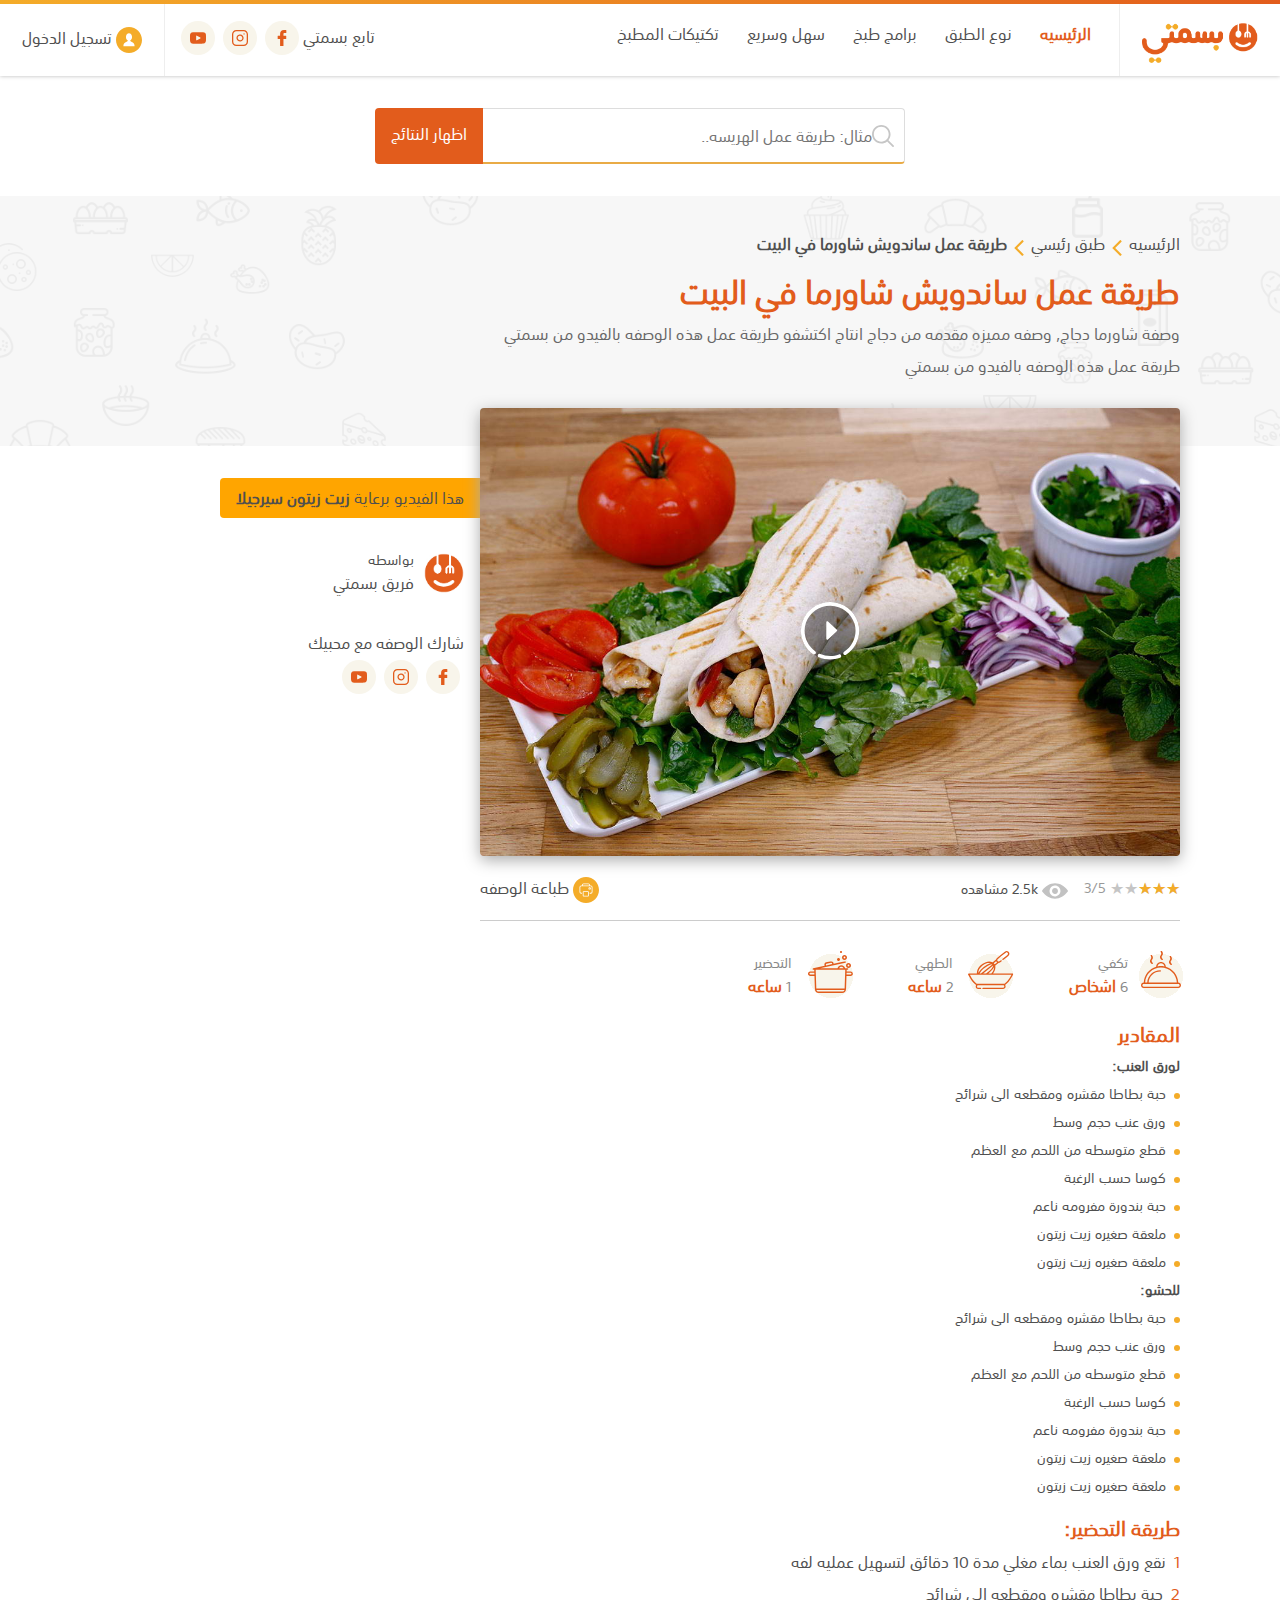
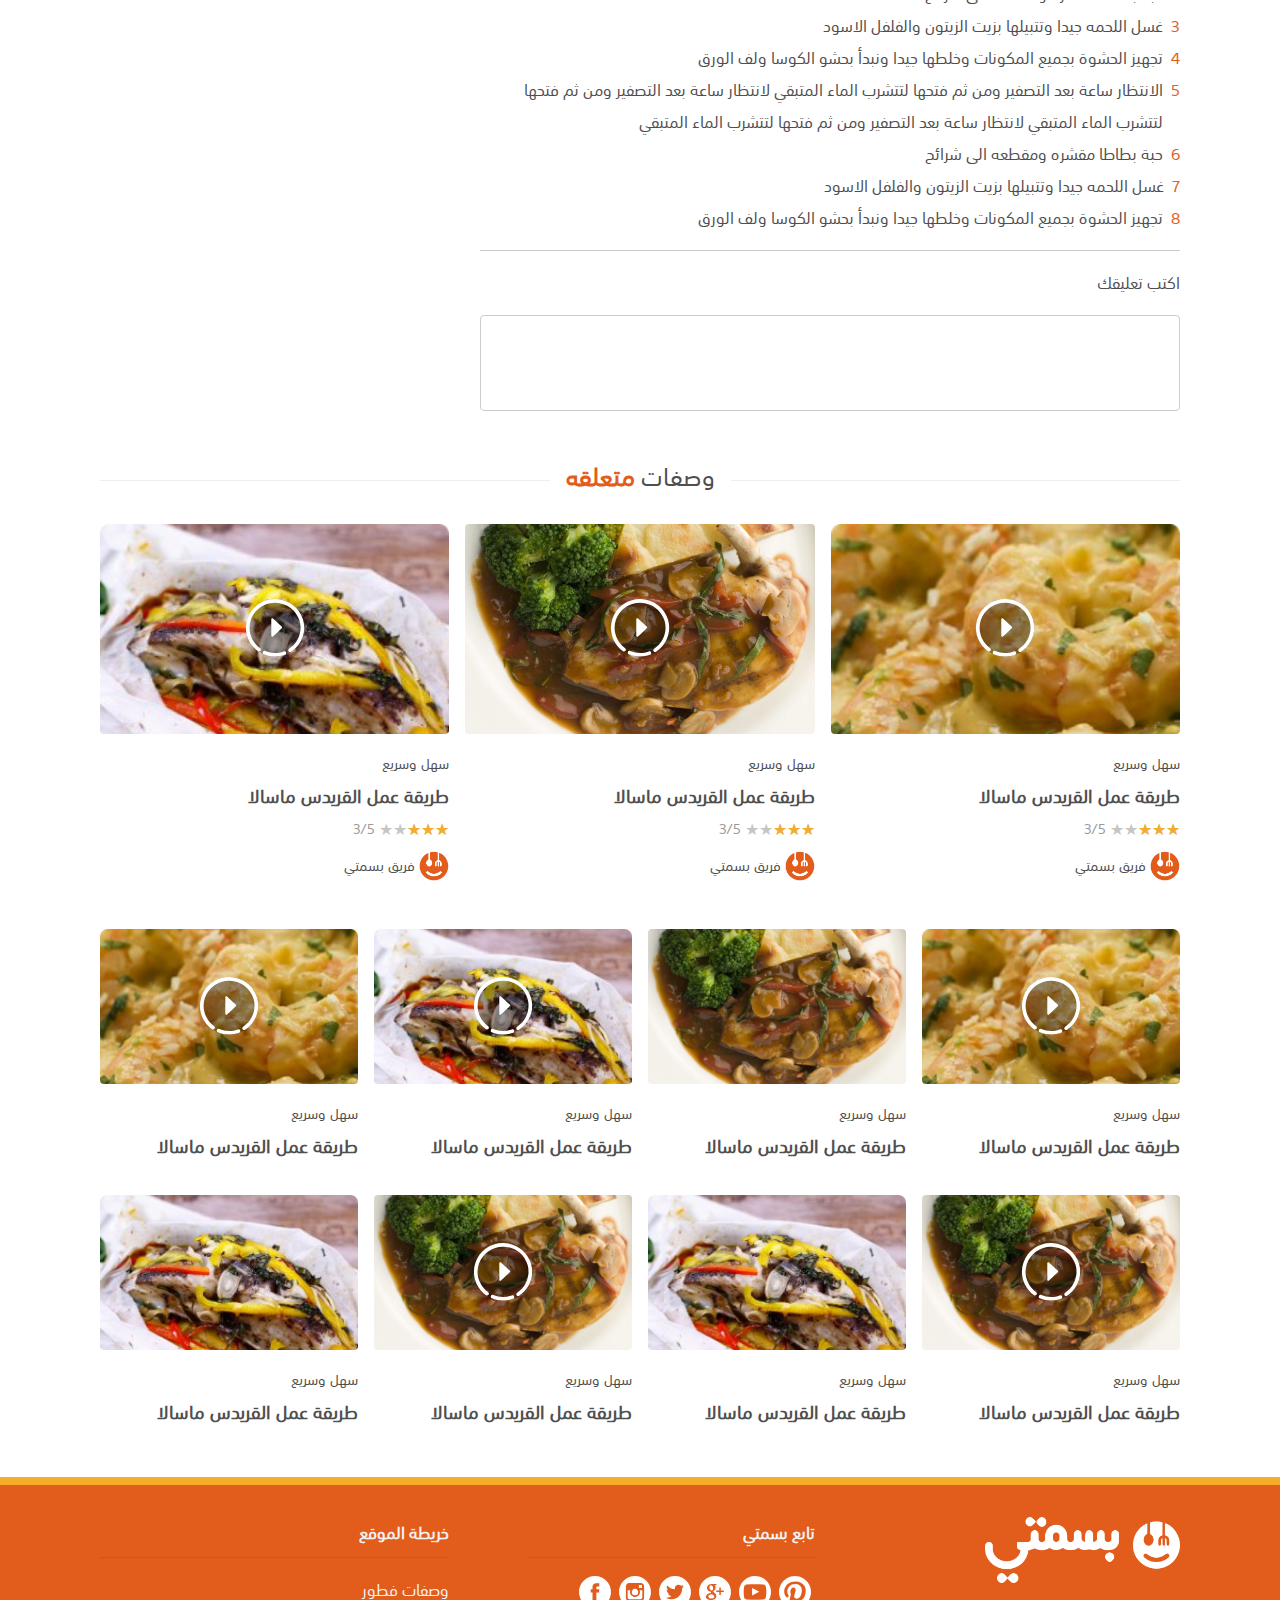
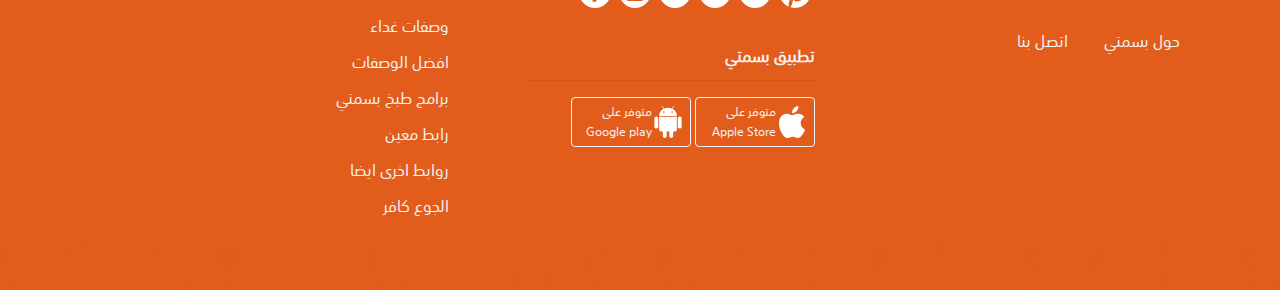
<file: recipe.html>
<!DOCTYPE html>
<html lang="en" dir="rtl">
<head>
    <meta charset="UTF-8">
    <title>الوصفه</title>
    <meta name="viewport" content="width=device-width, initial-scale=1">
    <link rel="stylesheet" href="scss/app.css">
    <script src="js/jquery-3.2.1.min.js"></script>
    <script src="js/app.js"></script>
</head>
<body>
<svg style="display: none;">
    <defs>
        <g>
            <path id="icon-menu"
                  d="M491.318 235.318H20.682C9.26 235.318 0 244.577 0 256s9.26 20.682 20.682 20.682h470.636c11.423 0 20.682-9.259 20.682-20.682 0-11.422-9.259-20.682-20.682-20.682zM491.318 78.439H20.682C9.26 78.439 0 87.699 0 99.121c0 11.422 9.26 20.682 20.682 20.682h470.636c11.423 0 20.682-9.26 20.682-20.682 0-11.422-9.259-20.682-20.682-20.682zM491.318 392.197H20.682C9.26 392.197 0 401.456 0 412.879s9.26 20.682 20.682 20.682h470.636c11.423 0 20.682-9.259 20.682-20.682s-9.259-20.682-20.682-20.682z"/>
        </g>
    </defs>

    <defs>
        <g>
            <path id="icon-user"
                  d="M149.996 0C67.157 0 .001 67.158.001 149.997c0 82.837 67.156 150 149.995 150s150-67.163 150-150C299.996 67.156 232.835 0 149.996 0zm.457 220.763v-.002H85.465c0-46.856 41.152-46.845 50.284-59.097l1.045-5.587c-12.83-6.502-21.887-22.178-21.887-40.512 0-24.154 15.712-43.738 35.089-43.738s35.089 19.584 35.089 43.738c0 18.178-8.896 33.756-21.555 40.361l1.19 6.349c10.019 11.658 49.802 12.418 49.802 58.488h-64.069z"/>
        </g>
    </defs>
    <defs>
        <g>
            <path id="icon-pintrest"
                  d="M409.141 109.203c-19.608-33.592-46.205-60.189-79.798-79.796C295.751 9.801 259.065 0 219.281 0 179.5 0 142.812 9.801 109.22 29.407c-33.597 19.604-60.194 46.201-79.8 79.796C9.809 142.8.008 179.485.008 219.267c0 44.35 12.085 84.611 36.258 120.767 24.172 36.172 55.863 62.912 95.073 80.232-.762-20.365.476-37.209 3.709-50.532l28.267-119.348c-4.76-9.329-7.139-20.93-7.139-34.831 0-16.175 4.089-29.689 12.275-40.541 8.186-10.85 18.177-16.274 29.979-16.274 9.514 0 16.841 3.14 21.982 9.42 5.142 6.283 7.705 14.181 7.705 23.7 0 5.896-1.099 13.084-3.289 21.554-2.188 8.471-5.041 18.273-8.562 29.409-3.521 11.132-6.045 20.036-7.566 26.692-2.663 11.608-.476 21.553 6.567 29.838 7.042 8.278 16.372 12.423 27.983 12.423 20.365 0 37.065-11.324 50.107-33.972 13.038-22.655 19.554-50.159 19.554-82.514 0-24.938-8.042-45.21-24.129-60.813-16.085-15.609-38.496-23.417-67.239-23.417-32.161 0-58.192 10.327-78.082 30.978-19.891 20.654-29.836 45.352-29.836 74.091 0 17.132 4.854 31.505 14.56 43.112 3.235 3.806 4.283 7.898 3.14 12.279-.381 1.143-1.141 3.997-2.284 8.562-1.138 4.565-1.903 7.522-2.281 8.851-1.521 6.091-5.14 7.994-10.85 5.708-14.654-6.085-25.791-16.652-33.402-31.689-7.614-15.037-11.422-32.456-11.422-52.246 0-12.753 2.047-25.505 6.14-38.256 4.089-12.756 10.468-25.078 19.126-36.975 8.663-11.9 19.036-22.417 31.123-31.549 12.082-9.135 26.787-16.462 44.108-21.982s35.972-8.28 55.959-8.28c27.032 0 51.295 5.995 72.8 17.986 21.512 11.992 37.925 27.502 49.252 46.537 11.327 19.036 16.987 39.403 16.987 61.101 0 28.549-4.948 54.243-14.842 77.086-9.896 22.839-23.887 40.778-41.973 53.813-18.083 13.042-38.637 19.561-61.675 19.561-11.607 0-22.456-2.714-32.548-8.135-10.085-5.427-17.034-11.847-20.839-19.273-8.566 33.685-13.706 53.77-15.42 60.24-3.616 13.508-11.038 29.119-22.27 46.819 20.367 6.091 41.112 9.13 62.24 9.13 39.781 0 76.47-9.801 110.062-29.41 33.595-19.602 60.192-46.199 79.794-79.791 19.606-33.599 29.407-70.287 29.407-110.065.01-39.778-9.777-76.468-29.376-110.06z"/>
        </g>
    </defs>


    <defs>
        <g id="icon-youtube">
            <path d="M39.969 59.587L61.91 48.211c-7.359-3.84-14.627-7.63-21.941-11.447v22.823z"/>
            <path d="M48.875 0C21.883 0 0 21.882 0 48.875S21.883 97.75 48.875 97.75 97.75 75.868 97.75 48.875 75.867 0 48.875 0zm33.301 65.189c-.846 3.67-3.848 6.377-7.461 6.78-8.557.957-17.217.962-25.842.957-8.625.005-17.287 0-25.846-.957-3.613-.403-6.613-3.11-7.457-6.78-1.203-5.228-1.203-10.933-1.203-16.314s.014-11.088 1.217-16.314c.844-3.67 3.844-6.378 7.457-6.782 8.559-.956 17.221-.961 25.846-.956 8.623-.005 17.285 0 25.841.956 3.615.404 6.617 3.111 7.461 6.782 1.203 5.227 1.193 10.933 1.193 16.314s-.003 11.087-1.206 16.314z"/>
        </g>
    </defs>


    <defs>
        <g id="icon-google-plus">
            <path d="M21.5 28.94c-.161-.107-.326-.223-.499-.34a5.66 5.66 0 0 0-1.584-.241h-.066c-2.514 0-4.718 1.521-4.718 3.257 0 1.89 1.889 3.367 4.299 3.367 3.179 0 4.79-1.098 4.79-3.258 0-.204-.024-.416-.075-.629-.215-.838-.984-1.361-2.147-2.156zM19.719 22.352h.002c.601 0 1.108-.237 1.501-.687.616-.702.889-1.854.727-3.077-.285-2.186-1.848-4.006-3.479-4.053l-.065-.002c-.577 0-1.092.238-1.483.686-.607.693-.864 1.791-.705 3.012.286 2.184 1.882 4.071 3.479 4.121h.023z"/>
            <path d="M24.826 0C11.137 0 0 11.137 0 24.826c0 13.688 11.137 24.826 24.826 24.826 13.688 0 24.826-11.138 24.826-24.826C49.652 11.137 38.516 0 24.826 0zm-2.862 36.915c-.938.271-1.953.408-3.018.408-1.186 0-2.326-.136-3.389-.405-2.057-.519-3.577-1.503-4.287-2.771a3.526 3.526 0 0 1-.461-1.737c0-.623.149-1.255.443-1.881 1.127-2.402 4.098-4.018 7.389-4.018h.094a2.932 2.932 0 0 1-.396-1.472c0-.255.034-.515.102-.78-3.452-.078-6.035-2.606-6.035-5.939 0-2.353 1.881-4.646 4.571-5.572a7.458 7.458 0 0 1 2.433-.42h7.382c.251 0 .474.163.552.402a.578.578 0 0 1-.211.647l-1.651 1.195a.59.59 0 0 1-.341.108h-.591c.763.915 1.21 2.22 1.21 3.685 0 1.617-.818 3.146-2.307 4.311-1.15.896-1.195 1.143-1.195 1.654.014.281.815 1.198 1.699 1.823 2.059 1.456 2.825 2.885 2.825 5.269-.001 2.491-1.892 4.643-4.818 5.493zm16.671-12.662c0 .32-.261.58-.58.58H33.86v4.197a.58.58 0 0 1-.578.58h-1.195a.58.58 0 0 1-.582-.58v-4.197h-4.192a.58.58 0 0 1-.58-.58V23.06c0-.32.26-.582.58-.582h4.192v-4.193c0-.321.26-.58.582-.58h1.195a.58.58 0 0 1 .578.58v4.193h4.194c.319 0 .58.26.58.58v1.195z"/>
        </g>
    </defs>


    <defs>
        <g>
            <path id="icon-twitter"
                  d="M24.826 0C11.137 0 0 11.137 0 24.826c0 13.688 11.137 24.826 24.826 24.826 13.688 0 24.826-11.138 24.826-24.826C49.652 11.137 38.516 0 24.826 0zm11.075 19.144c.011.246.017.494.017.742 0 7.551-5.746 16.255-16.259 16.255-3.227 0-6.231-.943-8.759-2.565.447.053.902.08 1.363.08 2.678 0 5.141-.914 7.097-2.446a5.72 5.72 0 0 1-5.338-3.969 5.76 5.76 0 0 0 2.58-.096 5.715 5.715 0 0 1-4.583-5.603l.001-.072a5.69 5.69 0 0 0 2.587.714 5.71 5.71 0 0 1-2.541-4.755c0-1.048.281-2.03.773-2.874a16.225 16.225 0 0 0 11.777 5.972 5.707 5.707 0 0 1-.147-1.303 5.714 5.714 0 0 1 9.884-3.91 11.406 11.406 0 0 0 3.63-1.387 5.74 5.74 0 0 1-2.516 3.162 11.36 11.36 0 0 0 3.282-.899 11.494 11.494 0 0 1-2.848 2.954z"/>
        </g>
    </defs>


    <defs>
        <g id="icon-instagram">
            <path d="M24.825 29.796a4.978 4.978 0 0 0 4.972-4.97 4.954 4.954 0 0 0-.94-2.897 4.964 4.964 0 0 0-4.029-2.073c-1.659 0-3.126.82-4.031 2.072a4.947 4.947 0 0 0-.94 2.897 4.973 4.973 0 0 0 4.968 4.971zM35.678 18.746V13.96l-.623.002-4.164.013.016 4.787z"/>
            <path d="M24.826 0C11.137 0 0 11.137 0 24.826c0 13.688 11.137 24.826 24.826 24.826 13.688 0 24.826-11.138 24.826-24.826C49.652 11.137 38.516 0 24.826 0zm14.119 21.929v11.56a5.463 5.463 0 0 1-5.457 5.458H16.164a5.462 5.462 0 0 1-5.457-5.458V16.165a5.462 5.462 0 0 1 5.457-5.457h17.323a5.463 5.463 0 0 1 5.458 5.457v5.764z"/>
            <path d="M32.549 24.826c0 4.257-3.464 7.723-7.723 7.723s-7.722-3.466-7.722-7.723a7.67 7.67 0 0 1 .568-2.897h-4.215v11.56a2.706 2.706 0 0 0 2.706 2.704h17.323a2.707 2.707 0 0 0 2.706-2.704v-11.56h-4.217c.367.894.574 1.873.574 2.897z"/>
        </g>
    </defs>


    <defs>
        <g>
            <path id="icon-facebook"
                  d="M24.826 0C11.137 0 0 11.137 0 24.826c0 13.688 11.137 24.826 24.826 24.826 13.688 0 24.826-11.138 24.826-24.826C49.652 11.137 38.516 0 24.826 0zM31 25.7h-4.039v14.396h-5.985V25.7h-2.845v-5.088h2.845v-3.291c0-2.357 1.12-6.04 6.04-6.04l4.435.017v4.939h-3.219c-.524 0-1.269.262-1.269 1.386v2.99h4.56L31 25.7z"/>
        </g>
    </defs>

    <defs>
        <g>
            <path d="M244.425 98.725c-93.4 0-178.1 51.1-240.6 134.1-5.1 6.8-5.1 16.3 0 23.1 62.5 83.1 147.2 134.2 240.6 134.2s178.1-51.1 240.6-134.1c5.1-6.8 5.1-16.3 0-23.1-62.5-83.1-147.2-134.2-240.6-134.2zm6.7 248.3c-62 3.9-113.2-47.2-109.3-109.3 3.2-51.2 44.7-92.7 95.9-95.9 62-3.9 113.2 47.2 109.3 109.3-3.3 51.1-44.8 92.6-95.9 95.9zm-3.1-47.4c-33.4 2.1-61-25.4-58.8-58.8 1.7-27.6 24.1-49.9 51.7-51.7 33.4-2.1 61 25.4 58.8 58.8-1.8 27.7-24.2 50-51.7 51.7z"/>
        </g>
    </defs>

    <defs>
        <g>
            <path id="icon-apple"
                  d="M395.748 272.046c-.646-64.841 52.88-95.938 55.271-97.483-30.075-44.01-76.925-50.039-93.62-50.736-39.871-4.037-77.798 23.474-98.033 23.474-20.184 0-51.409-22.877-84.476-22.276-43.458.646-83.529 25.269-105.906 64.19-45.152 78.35-11.563 194.42 32.445 257.963 21.504 31.104 47.146 66.038 80.813 64.79 32.421-1.294 44.681-20.979 83.878-20.979 39.196 0 50.215 20.979 84.524 20.335 34.888-.648 56.991-31.699 78.347-62.898 24.694-36.084 34.862-71.019 35.462-72.812-.775-.354-68.031-26.119-68.705-103.568zM331.28 81.761C349.149 60.082 361.21 30.005 357.92 0c-25.739 1.048-56.938 17.145-75.405 38.775-16.57 19.188-31.075 49.813-27.188 79.218 28.734 2.242 58.065-14.602 75.953-36.232z"/>
        </g>
    </defs>

    <defs>
        <g id="icon-print">
            <path d="M38 18H26a2 2 0 0 0-2 2v1h16v-1a2 2 0 0 0-2-2zM26 46h11v-9H26v9zm15-17a1 1 0 1 0 .002-1.998A1 1 0 0 0 41 29zM32 0C14.327 0 0 14.327 0 32s14.327 32 32 32 32-14.327 32-32S49.673 0 32 0zm7 46a2 2 0 0 1-2 2H26a2 2 0 0 1-2-2v-9a2 2 0 0 1 2-2h11a2 2 0 0 1 2 2v9zm-1-18a3 3 0 1 1 6 0 3 3 0 0 1-6 0zm10 9a4 4 0 0 1-4 4h-3v-2h3a2 2 0 0 0 2-2V25a2 2 0 0 0-2-2H20a2 2 0 0 0-2 2v12a2 2 0 0 0 2 2h2v2h-2a4 4 0 0 1-4-4V25a4 4 0 0 1 4-4h2v-1a4 4 0 0 1 4-4h12a4 4 0 0 1 4 4v1h2a4 4 0 0 1 4 4v12z"/>
        </g>
    </defs>

</svg>

<header class="c-header" role="banner" itemscope itemtype="http://schema.org/WPHeader">
    <div class="container">
        <button class="toggle">
            <svg class="c-icon c-icon--menu" width="26px" height="26px" viewBox="0 0 512 512">
                <use xmlns="http://www.w3.org/2000/svg" xlink:href="#icon-menu"></use>
            </svg>
        </button>
        <div class="c-header__menu">
            <nav role="navigation" itemscope itemtype="http://schema.org/SiteNavigationElement">
                <ul>
                    <li class="header__menu__item" itemprop="url"><a class="active" href="#"
                                                                     itemprop="name">الرئيسيه</a>
                        <svg width="23px" height="8px" viewBox="0 0 23 8">
                            <g id="Page-1" stroke="none" stroke-width="1" fill="none" fill-rule="evenodd"
                               stroke-linecap="round" stroke-linejoin="round">
                                <g id="Desktop-HD" transform="translate(-1220.000000, -534.000000)" stroke="#F4AC29"
                                   stroke-width="3">
                                    <path id="smile"
                                          d="M1222,536 C1228.99186,541.491702 1235.50341,541.491702 1241.53465,536"
                                          id="Path-2"></path>
                                </g>
                            </g>
                        </svg>
                    </li>
                    <li class="header__menu__item" itemprop="url"><a href="#" itemprop="name">نوع الطبق</a>
                        <svg width="23px" height="8px" viewBox="0 0 23 8">
                            <g id="Page-1" stroke="none" stroke-width="1" fill="none" fill-rule="evenodd"
                               stroke-linecap="round" stroke-linejoin="round">
                                <g id="Desktop-HD" transform="translate(-1220.000000, -534.000000)" stroke="#F4AC29"
                                   stroke-width="3">
                                    <path id="smile"
                                          d="M1222,536 C1228.99186,541.491702 1235.50341,541.491702 1241.53465,536"
                                          id="Path-2"></path>
                                </g>
                            </g>
                        </svg>
                    </li>
                    <li class="header__menu__item" itemprop="url"><a href="#" itemprop="name">برامج طبخ</a>
                        <svg width="23px" height="8px" viewBox="0 0 23 8">
                            <g id="Page-1" stroke="none" stroke-width="1" fill="none" fill-rule="evenodd"
                               stroke-linecap="round" stroke-linejoin="round">
                                <g id="Desktop-HD" transform="translate(-1220.000000, -534.000000)" stroke="#F4AC29"
                                   stroke-width="3">
                                    <path id="smile"
                                          d="M1222,536 C1228.99186,541.491702 1235.50341,541.491702 1241.53465,536"
                                          id="Path-2"></path>
                                </g>
                            </g>
                        </svg>
                    </li>
                    <li class="header__menu__item" itemprop="url"><a href="#" itemprop="name">سهل وسريع</a>
                        <svg width="23px" height="8px" viewBox="0 0 23 8">
                            <g id="Page-1" stroke="none" stroke-width="1" fill="none" fill-rule="evenodd"
                               stroke-linecap="round" stroke-linejoin="round">
                                <g id="Desktop-HD" transform="translate(-1220.000000, -534.000000)" stroke="#F4AC29"
                                   stroke-width="3">
                                    <path id="smile"
                                          d="M1222,536 C1228.99186,541.491702 1235.50341,541.491702 1241.53465,536"
                                          id="Path-2"></path>
                                </g>
                            </g>
                        </svg>
                    </li>
                    <li class="header__menu__item" itemprop="url"><a href="#" itemprop="name">تكتيكات المطبخ</a>
                        <svg width="23px" height="8px" viewBox="0 0 23 8">
                            <g id="Page-1" stroke="none" stroke-width="1" fill="none" fill-rule="evenodd"
                               stroke-linecap="round" stroke-linejoin="round">
                                <g id="Desktop-HD" transform="translate(-1220.000000, -534.000000)" stroke="#F4AC29"
                                   stroke-width="3">
                                    <path id="smile"
                                          d="M1222,536 C1228.99186,541.491702 1235.50341,541.491702 1241.53465,536"
                                          id="Path-2"></path>
                                </g>
                            </g>
                        </svg>
                    </li>
                </ul>
            </nav>

        </div>
        <div class="c-header__logo"><h1 itemprop="headline"><a href="#">
            <img src="img/home/logo.png" alt="logo">
        </a></h1></div>
        <div class="c-header__social-links">
            <span>تابع بسمتي</span>
            <ul class="c-header__social-media">
                <li><a class="c-icon--circle c-icon--facebook" href="#"></a></li>
                <li><a class="c-icon--circle c-icon--instagram" href="#"></a></li>
                <li><a class="c-icon--circle c-icon--youtube" href="#"></a></li>
            </ul>
        </div>
        <div class="c-header__user-actions">
            <a href="#">
                <svg class="c-icon c-icon--login" width="32" height="32" viewBox="0 0 299.997 299.997">
                    <use xmlns="http://www.w3.org/2000/svg" xlink:href="#icon-user"></use>
                </svg>
                <span>تسجيل الدخول</span>
            </a>
        </div>
    </div>
</header>

<main>
    <section class="c-section c-section--search">
        <div class="container">
            <div class="o-layout--small">
                <div class="c-form--small">
                    <form action="#">
                        <p>
                            <label for="search">search</label><!--AR/EN-->
                            <input class="c-input c-input--search" type="search" id="search" name="search"
                                   placeholder="مثال: طريقة عمل الهريسه..">
                            <span class="focus-border"></span>
                            <button class="c-button--search" type=""><span>اظهار النتائج</span></button>
                        </p>
                    </form>
                </div>
            </div>
        </div>
    </section>
    <section class="c-section c-section--recipe">
        <div class="container">
            <div class="recipe-content">
                <ul class="c-breadcrumb">
                    <li><a href="#">الرئيسيه</a></li>
                    <li><a href="#">طبق رئيسي</a></li>
                    <li><a class="current" href="#">طريقة عمل ساندويش شاورما في البيت</a></li>
                </ul>
                <h1 class="c-recipe__title">طريقة عمل ساندويش شاورما في البيت</h1>
                <p class="c-recipe__summary">وصفة شاورما دجاج, وصفه مميزه مقدمه من دجاج انتاج اكتشفو طريقة عمل هذه
                    الوصفه بالفيدو من بسمتي طريقة عمل هذه الوصفه بالفيدو من بسمتي</p>
            </div>

            <article class="c-recipe">
                <div class="recipe-top-content">
                    <div class="c-recipe__image-container c-recipe--video recipe-content">
                        <img src="img/Chicken-Shawarma-Sandwich-Slider-1.jpg" alt="hicken-Shawarma-Sandwich">
                    </div>
                    <div class="c-recipe__side-content">
                        <div class="c-recipe__brought-by"> هذا الفيديو برعاية <strong>زيت زيتون سيرجيلا</strong>
                        </div>
                        <div class="c-recipe__author">
                         <span class="c-recipe__author__icon">
                             <img src="img/basmaty-user@2x-100.jpg" alt="">
                         </span>
                            <div class="c-recipe__author__info">
                                <span>بواسطه</span>
                                <strong>فريق بسمتي</strong>
                            </div>
                        </div>
                        <div class="c-recipe__share">
                            <span>شارك الوصفه مع محبيك</span>
                            <ul class="c-header__social-media">
                                <li><a class="c-icon--circle c-icon--facebook" href="#"></a></li>
                                <li><a class="c-icon--circle c-icon--instagram" href="#"></a></li>
                                <li><a class="c-icon--circle c-icon--youtube" href="#"></a></li>
                            </ul>
                        </div>
                    </div>
                </div>
                <div class="recipe-content">
                    <div class="c-recipe__popularity">
                        <div class="c-rating">
                            <div class="c-rating__stars" data-rating="3"></div>
                            <span>3/5</span>
                        </div>
                        <div class="c-viewers">
                            <span><strong>2.5k</strong> مشاهده</span>
                        </div>
                        <div class="c-recipe__print" onClick="printPage()">
                            <svg class="c-icon c-icon--print" width="26" height="26" viewBox="0 0 64 64" fill="#F4AC29">
                                <use xmlns="http://www.w3.org/2000/svg" xlink:href="#icon-print"></use>
                            </svg>
                            <span>طباعة الوصفه</span>
                        </div>
                    </div>
                    <div class="c-recipe__summary-data">
                        <div class="c-recipe__summary-data-item c-recipe--yield">
                            <span>تكفي</span>
                            <span>6 <strong>اشخاص</strong></span>
                        </div>
                        <div class="c-recipe__summary-data-item c-recipe--active-time">
                            <span>الطهي</span>
                            <span>2 <strong>ساعه</strong></span>
                        </div>
                        <div class="c-recipe__summary-data-item c-recipe--total-time">
                            <span>التحضير</span>
                            <span>1 <strong>ساعه</strong></span>
                        </div>

                    </div>
                    <div class="c-recipe__content">
                        <h2 class="c-recipe__section-title">المقادير</h2>
                        <h3 class="c-recipe__section-subtitle">لورق العنب:</h3>
                        <ul class="c-recipe__ingredients">
                            <li>حبة بطاطا مقشره ومقطعه الى شرائح</li>
                            <li>ورق عنب حجم وسط</li>
                            <li>قطع متوسطه من اللحم مع العظم</li>
                            <li>كوسا حسب الرغبة</li>
                            <li>حبة بندورة مفرومه ناعم</li>
                            <li>ملعقة صغيره زيت زيتون</li>
                            <li>ملعقة صغيره زيت زيتون</li>
                        </ul>
                        <h3 class="c-recipe__section-subtitle"> للحشو:</h3>
                        <ul class="c-recipe__ingredients">
                            <li>حبة بطاطا مقشره ومقطعه الى شرائح</li>
                            <li>ورق عنب حجم وسط</li>
                            <li>قطع متوسطه من اللحم مع العظم</li>
                            <li>كوسا حسب الرغبة</li>
                            <li>حبة بندورة مفرومه ناعم</li>
                            <li>ملعقة صغيره زيت زيتون</li>
                            <li>ملعقة صغيره زيت زيتون</li>
                        </ul>
                        <h2 class="c-recipe__section-title">طريقة التحضير:</h2>
                        <ul class="c-recipe__instructions">
                            <li>نقع ورق العنب بماء مغلي مدة 10 دقائق لتسهيل عمليه لفه</li>
                            <li>حبة بطاطا مقشره ومقطعه الى شرائح</li>
                            <li>غسل اللحمه جيدا وتتبيلها بزيت الزيتون والفلفل الاسود</li>
                            <li>تجهيز الحشوة بجميع المكونات وخلطها جيدا ونبدأ بحشو الكوسا ولف الورق</li>
                            <li>الانتظار ساعة بعد التصفير ومن ثم فتحها لتتشرب الماء المتبقي لانتظار ساعة بعد التصفير ومن
                                ثم
                                فتحها لتتشرب الماء المتبقي لانتظار ساعة بعد التصفير ومن ثم فتحها لتتشرب الماء المتبقي
                            </li>
                            <li>حبة بطاطا مقشره ومقطعه الى شرائح</li>
                            <li>غسل اللحمه جيدا وتتبيلها بزيت الزيتون والفلفل الاسود</li>
                            <li>تجهيز الحشوة بجميع المكونات وخلطها جيدا ونبدأ بحشو الكوسا ولف الورق</li>
                        </ul>
                    </div>
                    <div class="c-recipe__review">
                        <h3>اكتب تعليقك</h3>
                        <form action="#">
                            <textarea rows="6"></textarea>
                        </form>
                    </div>
                </div>

            </article>
        </div>
    </section>
    <section class="c-section c-section--related-recipes">
        <div class="container">
            <h2 class="c-section-title section-title--lines"><span>وصفات     <strong>متعلقه</strong>     </span></h2>
            <div class="o-layout o-layout--3">
                <article class="c-media" itemscope itemtype="http://schema.org/Recipe">
                    <div class="c-media__thumb c-recipe--video">
                        <img itemprop="image" src="img/Rectangle%2042.jpg" alt="">
                    </div>

                    <h3 class="c-media__title" itemprop="name"><a href="#">طريقة عمل القريدس ماسالا </a></h3>
                    <p class="c-media__cat">سهل وسريع</p>
                    <div class="c-media__rating">
                        <div class="c-rating">
                            <div class="c-rating__stars" data-rating="3"></div>
                            <span>3/5</span>
                        </div>
                    </div>
                    <div class="c-media__author">
                        <a href="#">
                              <span class="c-media__author__icon">
                                    <img src="img/basmaty-user@2x-100.jpg" alt="">
                              </span>
                            <span class="c-media__author__name" itemprop="author">فريق بسمتي </span>
                        </a>
                    </div>
                </article>
                <article class="c-media" itemscope itemtype="http://schema.org/Recipe">
                    <div class="c-media__thumb c-recipe--video">
                        <img itemprop="image" src="img/Dajaj-al-seyd-slider.jpg" alt="">
                    </div>
                    <h3 class="c-media__title" itemprop="name"><a href="#">طريقة عمل القريدس ماسالا </a></h3>
                    <p class="c-media__cat">سهل وسريع</p>
                    <div class="c-media__rating">
                        <div class="c-rating">
                            <div class="c-rating__stars" data-rating="3"></div>
                            <span>3/5</span>
                        </div>
                    </div>
                    <div class="c-media__author">
                        <a href="#">
                              <span class="c-media__author__icon">
                                    <img src="img/basmaty-user@2x-100.jpg" alt="">
                              </span>
                            <span class="c-media__author__name" itemprop="author">فريق بسمتي </span>
                        </a>
                    </div>
                </article>
                <article class="c-media" itemscope itemtype="http://schema.org/Recipe">
                    <div class="c-media__thumb c-recipe--video">
                        <img itemprop="image" src="img/Rectangle%204.jpg" alt="">
                    </div>

                    <h3 class="c-media__title" itemprop="name"><a href="#">طريقة عمل القريدس ماسالا </a></h3>
                    <p class="c-media__cat">سهل وسريع</p>
                    <div class="c-media__rating">
                        <div class="c-rating">
                            <div class="c-rating__stars" data-rating="3"></div>
                            <span>3/5</span>
                        </div>
                    </div>
                    <div class="c-media__author">
                        <a href="#">
                              <span class="c-media__author__icon">
                                    <img src="img/basmaty-user@2x-100.jpg" alt="">
                              </span>
                            <span class="c-media__author__name" itemprop="author">فريق بسمتي </span>
                        </a>
                    </div>
                </article>
            </div>
            <br>
            <div class="o-layout o-layout--4">
                <article class="c-media" itemscope itemtype="http://schema.org/Recipe">
                    <div class="c-media__thumb c-recipe--video">
                        <img itemprop="image" src="img/Rectangle%2042.jpg" alt="">
                    </div>

                    <h3 class="c-media__title" itemprop="name"><a href="#">طريقة عمل القريدس ماسالا </a></h3>
                    <p class="c-media__cat">سهل وسريع</p>
                </article>
                <article class="c-media" itemscope itemtype="http://schema.org/Recipe">
                    <div class="c-media__thumb">
                        <img itemprop="image" src="img/Dajaj-al-seyd-slider.jpg" alt="">
                    </div>
                    <h3 class="c-media__title" itemprop="name"><a href="#">طريقة عمل القريدس ماسالا </a></h3>
                    <p class="c-media__cat">سهل وسريع</p>
                </article>
                <article class="c-media" itemscope itemtype="http://schema.org/Recipe">
                    <div class="c-media__thumb c-recipe--video">
                        <img itemprop="image" src="img/Rectangle%204.jpg" alt="">
                    </div>
                    <h3 class="c-media__title" itemprop="name"><a href="#">طريقة عمل القريدس ماسالا </a></h3>
                    <p class="c-media__cat">سهل وسريع</p>
                </article>
                <article class="c-media" itemscope itemtype="http://schema.org/Recipe">
                    <div class="c-media__thumb c-recipe--video">
                        <img itemprop="image" src="img/Rectangle%2042.jpg" alt="">
                    </div>

                    <h3 class="c-media__title" itemprop="name"><a href="#">طريقة عمل القريدس ماسالا </a></h3>
                    <p class="c-media__cat">سهل وسريع</p>
                </article>
                <article class="c-media" itemscope itemtype="http://schema.org/Recipe">
                    <div class="c-media__thumb c-recipe--video">
                        <img itemprop="image" src="img/Dajaj-al-seyd-slider.jpg" alt="">
                    </div>
                    <h3 class="c-media__title" itemprop="name"><a href="#">طريقة عمل القريدس ماسالا </a></h3>
                    <p class="c-media__cat">سهل وسريع</p>
                </article>
                <article class="c-media" itemscope itemtype="http://schema.org/Recipe">
                    <div class="c-media__thumb eo">
                        <img itemprop="image" src="img/Rectangle%204.jpg" alt="">
                    </div>
                    <h3 class="c-media__title" itemprop="name"><a href="#">طريقة عمل القريدس ماسالا </a></h3>
                    <p class="c-media__cat">سهل وسريع</p>
                </article>
                <article class="c-media" itemscope itemtype="http://schema.org/Recipe">
                    <div class="c-media__thumb c-recipe--video">
                        <img itemprop="image" src="img/Dajaj-al-seyd-slider.jpg" alt="">
                    </div>
                    <h3 class="c-media__title" itemprop="name"><a href="#">طريقة عمل القريدس ماسالا </a></h3>
                    <p class="c-media__cat">سهل وسريع</p>
                </article>
                <article class="c-media" itemscope itemtype="http://schema.org/Recipe">
                    <div class="c-media__thumb">
                        <img itemprop="image" src="img/Rectangle%204.jpg" alt="">
                    </div>
                    <h3 class="c-media__title" itemprop="name"><a href="#">طريقة عمل القريدس ماسالا </a></h3>
                    <p class="c-media__cat">سهل وسريع</p>
                </article>
            </div>
        </div>
    </section>
</main>
<footer class="c-footer" role="contentinfo" itemscope itemtype="http://schema.org/WPFooter">
    <div class="container">
        <div class="o-layout o-layout--3">
            <div class="c-footer__quick-links">
                <h2 class="c-footer__logo"><a href="#">
                    <img src="img/home/logo-white.png" alt="logo">
                </a></h2>
                <div class="c-footer__inner-wrapper">
                    <a class="c-footer__about-link" href="#">حول بسمتي</a>
                    <a href="#" class="c-footer__contact-link">اتصل بنا</a>
                </div>
            </div>
            <div class="c-footer__social-links">
                <h3 class="c-footer__title">تابع بسمتي</h3>
                <ul class="c-footer__social-media">
                    <li><a href="#">
                        <svg width="32" height="32" viewBox="0 0 438.529 438.529">
                            <use xmlns="http://www.w3.org/2000/svg" xlink:href="#icon-pintrest"></use>
                        </svg>
                    </a></li>
                    <li><a href="#">
                        <svg width="32" height="32" viewBox="0 0 97.75 97.75">
                            <use xmlns="http://www.w3.org/2000/svg" xlink:href="#icon-youtube"></use>
                        </svg>
                    </a></li>
                    <li><a href="#">
                        <svg width="32" height="32" viewBox="0 0 49.652 49.652">
                            <use xmlns="http://www.w3.org/2000/svg" xlink:href="#icon-google-plus"></use>
                        </svg>
                    </a></li>
                    <li><a href="#">
                        <svg width="32" height="32" viewBox="0 0 49.652 49.652">
                            <use xmlns="http://www.w3.org/2000/svg" xlink:href="#icon-twitter"></use>
                        </svg>
                    </a></li>
                    <li><a href="#">
                        <svg width="32" height="32" viewBox="0 0 49.652 49.652">
                            <use xmlns="http://www.w3.org/2000/svg" xlink:href="#icon-instagram"></use>
                        </svg>
                    </a></li>
                    <li><a href="#">
                        <svg width="32" height="32" viewBox="0 0 49.652 49.652">
                            <use xmlns="http://www.w3.org/2000/svg" xlink:href="#icon-facebook"></use>
                        </svg>
                    </a></li>
                </ul>
                <h3 class="c-footer__title"> تطبيق بسمتي</h3>
                <div class="c-footer__app-links">
                    <a href="#" class="c-store-badge c-store-badge--ios">
                        <span class="c-store-badge__text">متوفر على</span>
                        <span class="c-store-badge__storename">Apple Store</span>
                    </a>
                    <a href="#" class="c-store-badge c-store-badge--android">
                        <span class="c-store-badge__text">متوفر على</span>
                        <span class="c-store-badge__storename">Google play</span>
                    </a>
                </div>
            </div>
            <div class="c-footer__site-map">
                <h3 class="c-footer__title">خريطة الموقع</h3>
                <ul>
                    <li itemprop="url"><a href="#" itemprop="name">وصفات فطور</a></li>
                    <li itemprop="url"><a href="#" itemprop="name">وصفات غداء</a></li>
                    <li itemprop="url"><a href="#" itemprop="name">افضل الوصفات</a></li>
                    <li itemprop="url"><a href="#" itemprop="name">برامج طبخ بسمتي</a></li>
                    <li itemprop="url"><a href="#" itemprop="name">رابط معين</a></li>
                    <li itemprop="url"><a href="#" itemprop="name"> روابط اخرى ايضا </a></li>
                    <li itemprop="url"><a href="#" itemprop="name">الجوع كافر</a></li>
                </ul>
            </div>
        </div>
    </div>
</footer>
</body>
</html>
</file>
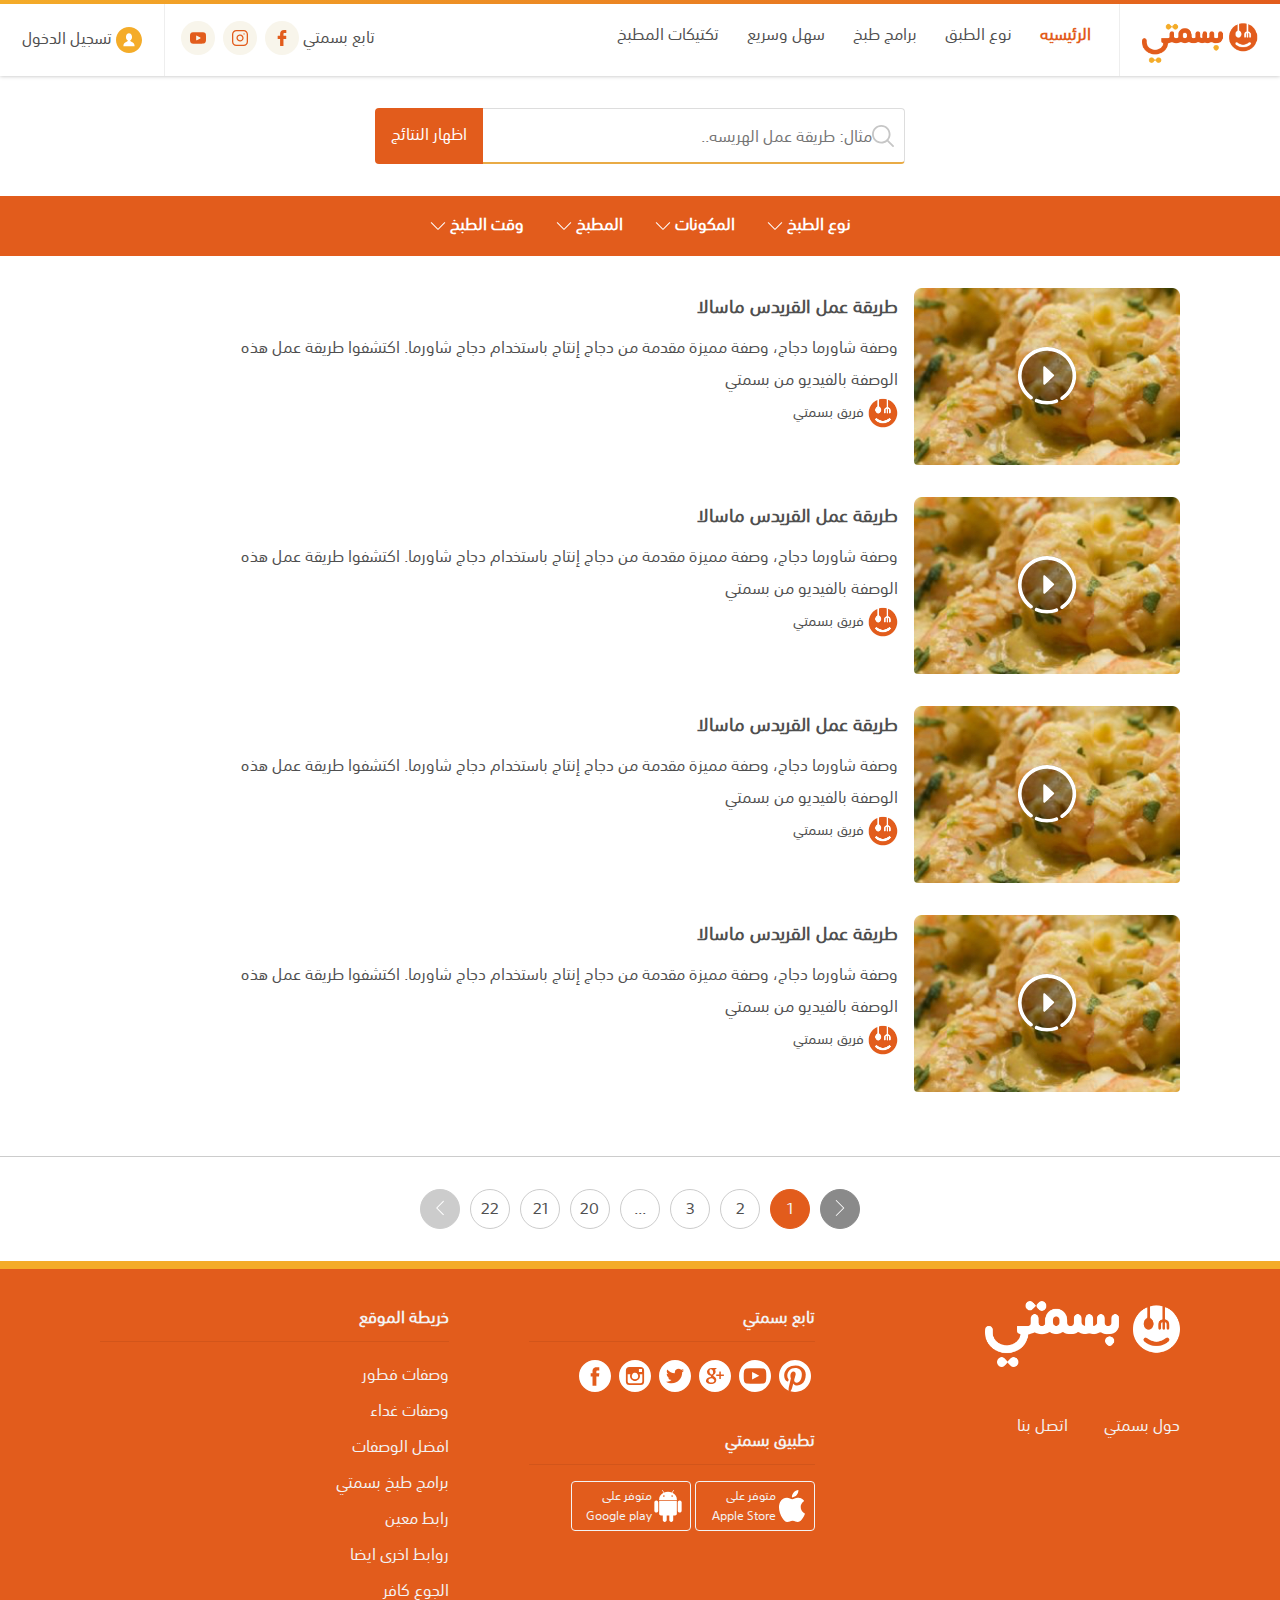
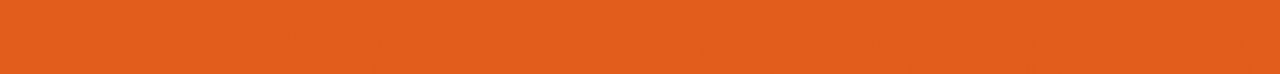
<file: search-results.html>
<!DOCTYPE html>
<html lang="en">
<head>
    <meta charset="UTF-8" dir="rtl">
    <title>نتائج البحث</title>
    <meta name="viewport" content="width=device-width, initial-scale=1">
    <link rel="stylesheet" href="scss/app.css">
    <script src="js/jquery-3.2.1.min.js"></script>
    <script src="js/app.js"></script>
</head>
<body>
<svg style="display: none;">
    <defs>
        <g>
            <path id="icon-menu"
                  d="M491.318 235.318H20.682C9.26 235.318 0 244.577 0 256s9.26 20.682 20.682 20.682h470.636c11.423 0 20.682-9.259 20.682-20.682 0-11.422-9.259-20.682-20.682-20.682zM491.318 78.439H20.682C9.26 78.439 0 87.699 0 99.121c0 11.422 9.26 20.682 20.682 20.682h470.636c11.423 0 20.682-9.26 20.682-20.682 0-11.422-9.259-20.682-20.682-20.682zM491.318 392.197H20.682C9.26 392.197 0 401.456 0 412.879s9.26 20.682 20.682 20.682h470.636c11.423 0 20.682-9.259 20.682-20.682s-9.259-20.682-20.682-20.682z"/>
        </g>
    </defs>

    <defs>
        <g>
            <path id="icon-user"
                  d="M149.996 0C67.157 0 .001 67.158.001 149.997c0 82.837 67.156 150 149.995 150s150-67.163 150-150C299.996 67.156 232.835 0 149.996 0zm.457 220.763v-.002H85.465c0-46.856 41.152-46.845 50.284-59.097l1.045-5.587c-12.83-6.502-21.887-22.178-21.887-40.512 0-24.154 15.712-43.738 35.089-43.738s35.089 19.584 35.089 43.738c0 18.178-8.896 33.756-21.555 40.361l1.19 6.349c10.019 11.658 49.802 12.418 49.802 58.488h-64.069z"/>
        </g>
    </defs>
    <defs>
        <g>
            <path id="icon-pintrest"
                  d="M409.141 109.203c-19.608-33.592-46.205-60.189-79.798-79.796C295.751 9.801 259.065 0 219.281 0 179.5 0 142.812 9.801 109.22 29.407c-33.597 19.604-60.194 46.201-79.8 79.796C9.809 142.8.008 179.485.008 219.267c0 44.35 12.085 84.611 36.258 120.767 24.172 36.172 55.863 62.912 95.073 80.232-.762-20.365.476-37.209 3.709-50.532l28.267-119.348c-4.76-9.329-7.139-20.93-7.139-34.831 0-16.175 4.089-29.689 12.275-40.541 8.186-10.85 18.177-16.274 29.979-16.274 9.514 0 16.841 3.14 21.982 9.42 5.142 6.283 7.705 14.181 7.705 23.7 0 5.896-1.099 13.084-3.289 21.554-2.188 8.471-5.041 18.273-8.562 29.409-3.521 11.132-6.045 20.036-7.566 26.692-2.663 11.608-.476 21.553 6.567 29.838 7.042 8.278 16.372 12.423 27.983 12.423 20.365 0 37.065-11.324 50.107-33.972 13.038-22.655 19.554-50.159 19.554-82.514 0-24.938-8.042-45.21-24.129-60.813-16.085-15.609-38.496-23.417-67.239-23.417-32.161 0-58.192 10.327-78.082 30.978-19.891 20.654-29.836 45.352-29.836 74.091 0 17.132 4.854 31.505 14.56 43.112 3.235 3.806 4.283 7.898 3.14 12.279-.381 1.143-1.141 3.997-2.284 8.562-1.138 4.565-1.903 7.522-2.281 8.851-1.521 6.091-5.14 7.994-10.85 5.708-14.654-6.085-25.791-16.652-33.402-31.689-7.614-15.037-11.422-32.456-11.422-52.246 0-12.753 2.047-25.505 6.14-38.256 4.089-12.756 10.468-25.078 19.126-36.975 8.663-11.9 19.036-22.417 31.123-31.549 12.082-9.135 26.787-16.462 44.108-21.982s35.972-8.28 55.959-8.28c27.032 0 51.295 5.995 72.8 17.986 21.512 11.992 37.925 27.502 49.252 46.537 11.327 19.036 16.987 39.403 16.987 61.101 0 28.549-4.948 54.243-14.842 77.086-9.896 22.839-23.887 40.778-41.973 53.813-18.083 13.042-38.637 19.561-61.675 19.561-11.607 0-22.456-2.714-32.548-8.135-10.085-5.427-17.034-11.847-20.839-19.273-8.566 33.685-13.706 53.77-15.42 60.24-3.616 13.508-11.038 29.119-22.27 46.819 20.367 6.091 41.112 9.13 62.24 9.13 39.781 0 76.47-9.801 110.062-29.41 33.595-19.602 60.192-46.199 79.794-79.791 19.606-33.599 29.407-70.287 29.407-110.065.01-39.778-9.777-76.468-29.376-110.06z"/>
        </g>
    </defs>


    <defs>
        <g id="icon-youtube">
            <path d="M39.969 59.587L61.91 48.211c-7.359-3.84-14.627-7.63-21.941-11.447v22.823z"/>
            <path d="M48.875 0C21.883 0 0 21.882 0 48.875S21.883 97.75 48.875 97.75 97.75 75.868 97.75 48.875 75.867 0 48.875 0zm33.301 65.189c-.846 3.67-3.848 6.377-7.461 6.78-8.557.957-17.217.962-25.842.957-8.625.005-17.287 0-25.846-.957-3.613-.403-6.613-3.11-7.457-6.78-1.203-5.228-1.203-10.933-1.203-16.314s.014-11.088 1.217-16.314c.844-3.67 3.844-6.378 7.457-6.782 8.559-.956 17.221-.961 25.846-.956 8.623-.005 17.285 0 25.841.956 3.615.404 6.617 3.111 7.461 6.782 1.203 5.227 1.193 10.933 1.193 16.314s-.003 11.087-1.206 16.314z"/>
        </g>
    </defs>


    <defs>
        <g id="icon-google-plus">
            <path d="M21.5 28.94c-.161-.107-.326-.223-.499-.34a5.66 5.66 0 0 0-1.584-.241h-.066c-2.514 0-4.718 1.521-4.718 3.257 0 1.89 1.889 3.367 4.299 3.367 3.179 0 4.79-1.098 4.79-3.258 0-.204-.024-.416-.075-.629-.215-.838-.984-1.361-2.147-2.156zM19.719 22.352h.002c.601 0 1.108-.237 1.501-.687.616-.702.889-1.854.727-3.077-.285-2.186-1.848-4.006-3.479-4.053l-.065-.002c-.577 0-1.092.238-1.483.686-.607.693-.864 1.791-.705 3.012.286 2.184 1.882 4.071 3.479 4.121h.023z"/>
            <path d="M24.826 0C11.137 0 0 11.137 0 24.826c0 13.688 11.137 24.826 24.826 24.826 13.688 0 24.826-11.138 24.826-24.826C49.652 11.137 38.516 0 24.826 0zm-2.862 36.915c-.938.271-1.953.408-3.018.408-1.186 0-2.326-.136-3.389-.405-2.057-.519-3.577-1.503-4.287-2.771a3.526 3.526 0 0 1-.461-1.737c0-.623.149-1.255.443-1.881 1.127-2.402 4.098-4.018 7.389-4.018h.094a2.932 2.932 0 0 1-.396-1.472c0-.255.034-.515.102-.78-3.452-.078-6.035-2.606-6.035-5.939 0-2.353 1.881-4.646 4.571-5.572a7.458 7.458 0 0 1 2.433-.42h7.382c.251 0 .474.163.552.402a.578.578 0 0 1-.211.647l-1.651 1.195a.59.59 0 0 1-.341.108h-.591c.763.915 1.21 2.22 1.21 3.685 0 1.617-.818 3.146-2.307 4.311-1.15.896-1.195 1.143-1.195 1.654.014.281.815 1.198 1.699 1.823 2.059 1.456 2.825 2.885 2.825 5.269-.001 2.491-1.892 4.643-4.818 5.493zm16.671-12.662c0 .32-.261.58-.58.58H33.86v4.197a.58.58 0 0 1-.578.58h-1.195a.58.58 0 0 1-.582-.58v-4.197h-4.192a.58.58 0 0 1-.58-.58V23.06c0-.32.26-.582.58-.582h4.192v-4.193c0-.321.26-.58.582-.58h1.195a.58.58 0 0 1 .578.58v4.193h4.194c.319 0 .58.26.58.58v1.195z"/>
        </g>
    </defs>


    <defs>
        <g>
            <path id="icon-twitter"
                  d="M24.826 0C11.137 0 0 11.137 0 24.826c0 13.688 11.137 24.826 24.826 24.826 13.688 0 24.826-11.138 24.826-24.826C49.652 11.137 38.516 0 24.826 0zm11.075 19.144c.011.246.017.494.017.742 0 7.551-5.746 16.255-16.259 16.255-3.227 0-6.231-.943-8.759-2.565.447.053.902.08 1.363.08 2.678 0 5.141-.914 7.097-2.446a5.72 5.72 0 0 1-5.338-3.969 5.76 5.76 0 0 0 2.58-.096 5.715 5.715 0 0 1-4.583-5.603l.001-.072a5.69 5.69 0 0 0 2.587.714 5.71 5.71 0 0 1-2.541-4.755c0-1.048.281-2.03.773-2.874a16.225 16.225 0 0 0 11.777 5.972 5.707 5.707 0 0 1-.147-1.303 5.714 5.714 0 0 1 9.884-3.91 11.406 11.406 0 0 0 3.63-1.387 5.74 5.74 0 0 1-2.516 3.162 11.36 11.36 0 0 0 3.282-.899 11.494 11.494 0 0 1-2.848 2.954z"/>
        </g>
    </defs>


    <defs>
        <g id="icon-instagram">
            <path d="M24.825 29.796a4.978 4.978 0 0 0 4.972-4.97 4.954 4.954 0 0 0-.94-2.897 4.964 4.964 0 0 0-4.029-2.073c-1.659 0-3.126.82-4.031 2.072a4.947 4.947 0 0 0-.94 2.897 4.973 4.973 0 0 0 4.968 4.971zM35.678 18.746V13.96l-.623.002-4.164.013.016 4.787z"/>
            <path d="M24.826 0C11.137 0 0 11.137 0 24.826c0 13.688 11.137 24.826 24.826 24.826 13.688 0 24.826-11.138 24.826-24.826C49.652 11.137 38.516 0 24.826 0zm14.119 21.929v11.56a5.463 5.463 0 0 1-5.457 5.458H16.164a5.462 5.462 0 0 1-5.457-5.458V16.165a5.462 5.462 0 0 1 5.457-5.457h17.323a5.463 5.463 0 0 1 5.458 5.457v5.764z"/>
            <path d="M32.549 24.826c0 4.257-3.464 7.723-7.723 7.723s-7.722-3.466-7.722-7.723a7.67 7.67 0 0 1 .568-2.897h-4.215v11.56a2.706 2.706 0 0 0 2.706 2.704h17.323a2.707 2.707 0 0 0 2.706-2.704v-11.56h-4.217c.367.894.574 1.873.574 2.897z"/>
        </g>
    </defs>


    <defs>
        <g>
            <path id="icon-facebook"
                  d="M24.826 0C11.137 0 0 11.137 0 24.826c0 13.688 11.137 24.826 24.826 24.826 13.688 0 24.826-11.138 24.826-24.826C49.652 11.137 38.516 0 24.826 0zM31 25.7h-4.039v14.396h-5.985V25.7h-2.845v-5.088h2.845v-3.291c0-2.357 1.12-6.04 6.04-6.04l4.435.017v4.939h-3.219c-.524 0-1.269.262-1.269 1.386v2.99h4.56L31 25.7z"/>
        </g>
    </defs>

    <defs>
        <g>
            <path d="M244.425 98.725c-93.4 0-178.1 51.1-240.6 134.1-5.1 6.8-5.1 16.3 0 23.1 62.5 83.1 147.2 134.2 240.6 134.2s178.1-51.1 240.6-134.1c5.1-6.8 5.1-16.3 0-23.1-62.5-83.1-147.2-134.2-240.6-134.2zm6.7 248.3c-62 3.9-113.2-47.2-109.3-109.3 3.2-51.2 44.7-92.7 95.9-95.9 62-3.9 113.2 47.2 109.3 109.3-3.3 51.1-44.8 92.6-95.9 95.9zm-3.1-47.4c-33.4 2.1-61-25.4-58.8-58.8 1.7-27.6 24.1-49.9 51.7-51.7 33.4-2.1 61 25.4 58.8 58.8-1.8 27.7-24.2 50-51.7 51.7z"/>
        </g>
    </defs>

    <defs>
        <g>
            <path id="icon-apple"
                  d="M395.748 272.046c-.646-64.841 52.88-95.938 55.271-97.483-30.075-44.01-76.925-50.039-93.62-50.736-39.871-4.037-77.798 23.474-98.033 23.474-20.184 0-51.409-22.877-84.476-22.276-43.458.646-83.529 25.269-105.906 64.19-45.152 78.35-11.563 194.42 32.445 257.963 21.504 31.104 47.146 66.038 80.813 64.79 32.421-1.294 44.681-20.979 83.878-20.979 39.196 0 50.215 20.979 84.524 20.335 34.888-.648 56.991-31.699 78.347-62.898 24.694-36.084 34.862-71.019 35.462-72.812-.775-.354-68.031-26.119-68.705-103.568zM331.28 81.761C349.149 60.082 361.21 30.005 357.92 0c-25.739 1.048-56.938 17.145-75.405 38.775-16.57 19.188-31.075 49.813-27.188 79.218 28.734 2.242 58.065-14.602 75.953-36.232z"/>
        </g>
    </defs>

    <defs>
        <g id="icon-next">
            <path d="M360.731 229.075l-225.1-225.1c-5.3-5.3-13.8-5.3-19.1 0s-5.3 13.8 0 19.1l215.5 215.5-215.5 215.5c-5.3 5.3-5.3 13.8 0 19.1 2.6 2.6 6.1 4 9.5 4 3.4 0 6.9-1.3 9.5-4l225.1-225.1c5.3-5.2 5.3-13.8.1-19z"/>
        </g>
    </defs>

    <defs>
        <g id="icon-back">
            <path d="M88.6 121.3c.8.8 1.8 1.2 2.9 1.2s2.1-.4 2.9-1.2c1.6-1.6 1.6-4.2 0-5.8l-51-51 51-51c1.6-1.6 1.6-4.2 0-5.8s-4.2-1.6-5.8 0l-54 53.9c-1.6 1.6-1.6 4.2 0 5.8l54 53.9z"/>
        </g>
    </defs>

    <defs>
        <g id="icon-arrow-down">
            <path d="M121.3 34.6c-1.6-1.6-4.2-1.6-5.8 0l-51 51.1-51.1-51.1c-1.6-1.6-4.2-1.6-5.8 0-1.6 1.6-1.6 4.2 0 5.8l53.9 53.9c.8.8 1.8 1.2 2.9 1.2 1 0 2.1-.4 2.9-1.2l53.9-53.9c1.7-1.6 1.7-4.2.1-5.8z"/>
        </g>

    </defs>

</svg>


<header class="c-header" role="banner" itemscope itemtype="http://schema.org/WPHeader">
    <div class="container">
        <button class="toggle">
            <svg class="c-icon c-icon--menu" width="26px" height="26px" viewBox="0 0 512 512">
                <use xmlns="http://www.w3.org/2000/svg" xlink:href="#icon-menu"></use>
            </svg>
        </button>
        <div class="c-header__menu">
            <nav role="navigation" itemscope itemtype="http://schema.org/SiteNavigationElement">
                <ul>
                    <li class="header__menu__item" itemprop="url"><a class="active" href="#"
                                                                     itemprop="name">الرئيسيه</a>
                        <svg width="23px" height="8px" viewBox="0 0 23 8">
                            <g id="Page-1" stroke="none" stroke-width="1" fill="none" fill-rule="evenodd"
                               stroke-linecap="round" stroke-linejoin="round">
                                <g id="Desktop-HD" transform="translate(-1220.000000, -534.000000)" stroke="#F4AC29"
                                   stroke-width="3">
                                    <path id="smile"
                                          d="M1222,536 C1228.99186,541.491702 1235.50341,541.491702 1241.53465,536"
                                          id="Path-2"></path>
                                </g>
                            </g>
                        </svg>
                    </li>
                    <li class="header__menu__item" itemprop="url"><a href="#" itemprop="name">نوع الطبق</a>
                        <svg width="23px" height="8px" viewBox="0 0 23 8">
                            <g id="Page-1" stroke="none" stroke-width="1" fill="none" fill-rule="evenodd"
                               stroke-linecap="round" stroke-linejoin="round">
                                <g id="Desktop-HD" transform="translate(-1220.000000, -534.000000)" stroke="#F4AC29"
                                   stroke-width="3">
                                    <path id="smile"
                                          d="M1222,536 C1228.99186,541.491702 1235.50341,541.491702 1241.53465,536"
                                          id="Path-2"></path>
                                </g>
                            </g>
                        </svg>
                    </li>
                    <li class="header__menu__item" itemprop="url"><a href="#" itemprop="name">برامج طبخ</a>
                        <svg width="23px" height="8px" viewBox="0 0 23 8">
                            <g id="Page-1" stroke="none" stroke-width="1" fill="none" fill-rule="evenodd"
                               stroke-linecap="round" stroke-linejoin="round">
                                <g id="Desktop-HD" transform="translate(-1220.000000, -534.000000)" stroke="#F4AC29"
                                   stroke-width="3">
                                    <path id="smile"
                                          d="M1222,536 C1228.99186,541.491702 1235.50341,541.491702 1241.53465,536"
                                          id="Path-2"></path>
                                </g>
                            </g>
                        </svg>
                    </li>
                    <li class="header__menu__item" itemprop="url"><a href="#" itemprop="name">سهل وسريع</a>
                        <svg width="23px" height="8px" viewBox="0 0 23 8">
                            <g id="Page-1" stroke="none" stroke-width="1" fill="none" fill-rule="evenodd"
                               stroke-linecap="round" stroke-linejoin="round">
                                <g id="Desktop-HD" transform="translate(-1220.000000, -534.000000)" stroke="#F4AC29"
                                   stroke-width="3">
                                    <path id="smile"
                                          d="M1222,536 C1228.99186,541.491702 1235.50341,541.491702 1241.53465,536"
                                          id="Path-2"></path>
                                </g>
                            </g>
                        </svg>
                    </li>
                    <li class="header__menu__item" itemprop="url"><a href="#" itemprop="name">تكتيكات المطبخ</a>
                        <svg width="23px" height="8px" viewBox="0 0 23 8">
                            <g id="Page-1" stroke="none" stroke-width="1" fill="none" fill-rule="evenodd"
                               stroke-linecap="round" stroke-linejoin="round">
                                <g id="Desktop-HD" transform="translate(-1220.000000, -534.000000)" stroke="#F4AC29"
                                   stroke-width="3">
                                    <path id="smile"
                                          d="M1222,536 C1228.99186,541.491702 1235.50341,541.491702 1241.53465,536"
                                          id="Path-2"></path>
                                </g>
                            </g>
                        </svg>
                    </li>
                </ul>
            </nav>

        </div>
        <div class="c-header__logo"><h1 itemprop="headline"><a href="#">
            <img src="img/home/logo.png" alt="logo">
        </a></h1></div>
        <div class="c-header__social-links">
            <span>تابع بسمتي</span>
            <ul class="c-header__social-media">
                <li><a class="c-icon--circle c-icon--facebook" href="#"></a></li>
                <li><a class="c-icon--circle c-icon--instagram" href="#"></a></li>
                <li><a class="c-icon--circle c-icon--youtube" href="#"></a></li>
            </ul>
        </div>
        <div class="c-header__user-actions">
            <a href="#">
                <svg class="c-icon c-icon--login" width="32" height="32" viewBox="0 0 299.997 299.997">
                    <use xmlns="http://www.w3.org/2000/svg" xlink:href="#icon-user"></use>
                </svg>
                <span>تسجيل الدخول</span>
            </a>
        </div>
    </div>
</header>
<main>
    <section class="c-section">
        <div class="container">
            <div class="o-layout--small">
                <div class="c-form--small">
                    <form action="#">
                        <p>
                            <label for="search">search</label><!--AR/EN-->
                            <input class="c-input c-input--search" type="search" id="search" name="search"
                                   placeholder="مثال: طريقة عمل الهريسه..">
                            <span class="focus-border"></span>
                            <button class="c-button--search" type=""><span>اظهار النتائج</span></button>
                        </p>
                    </form>
                </div>
            </div>
        </div>
    </section>

    <section class="c-section--filters">
        <div class="container">
            <div class="c-filter">
                <div class="c-filter__title">
                    <span>نوع الطبخ</span>
                    <span>
                                    <svg class="c-icon c-icon--arrow-down" width="16px" height="16px"
                                         viewBox="0 0 129 129">
                <use xmlns="http://www.w3.org/2000/svg" xlink:href="#icon-arrow-down"></use>
            </svg>
                    </span>
                </div>
                <div class="c-filter__body">
                    <ul>
                        <li class="c-filter-item">
                            <input type="checkbox" id="quick" value="">
                            <label for="quick">سهل وسريع</label>
                        </li>
                        <li class="c-filter-item">
                            <input type="checkbox" id="" value="">
                            <label for="quick">فواكه</label>
                        </li>
                        <li class="c-filter-item">
                            <input type="checkbox" id="" value="">
                            <label for="quick">خضار</label>
                        </li>
                        <li class="c-filter-item">
                            <input type="checkbox" id="" value="">
                            <label for="quick">حلويات</label>
                        </li>
                    </ul>
                </div>
            </div>
            <div class="c-filter">
                <div class="c-filter__title">
                    <span>المكونات</span>
                    <span>
                                    <svg class="c-icon c-icon--arrow-down" width="16px" height="16px"
                                         viewBox="0 0 129 129">
                <use xmlns="http://www.w3.org/2000/svg" xlink:href="#icon-arrow-down"></use>
            </svg>
                    </span>
                </div>
                <div class="c-filter__body">
                    <ul>
                        <li class="c-filter-item">
                            <input type="checkbox">
                            <label for="quick">سهل وسريع</label>
                        </li>
                        <li class="c-filter-item">
                            <input type="checkbox">
                            <label for="quick">فواكه</label>
                        </li>
                        <li class="c-filter-item">
                            <input type="checkbox">
                            <label for="quick">خضار</label>
                        </li>
                        <li class="c-filter-item">
                            <input type="checkbox">
                            <label for="quick">حلويات</label>
                        </li>
                    </ul>
                </div>
            </div>
            <div class="c-filter">
                <div class="c-filter__title">
                    <span>المطبخ</span>
                    <span>
                                    <svg class="c-icon c-icon--arrow-down" width="16px" height="16px"
                                         viewBox="0 0 129 129">
                <use xmlns="http://www.w3.org/2000/svg" xlink:href="#icon-arrow-down"></use>
            </svg>
                    </span>
                </div>
                <div class="c-filter__body">
                    <ul>
                        <li class="c-filter-item">
                            <input type="checkbox" id="quick" value="">
                            <label for="quick">سهل وسريع</label>
                        </li>
                        <li class="c-filter-item">
                            <input type="checkbox" id="" value="">
                            <label for="quick">فواكه</label>
                        </li>
                        <li class="c-filter-item">
                            <input type="checkbox" id="" value="">
                            <label for="quick">خضار</label>
                        </li>
                        <li class="c-filter-item">
                            <input type="checkbox" id="" value="">
                            <label for="quick">حلويات</label>
                        </li>
                    </ul>
                </div>
            </div>
            <div class="c-filter">
                <div class="c-filter__title">
                    <span>وقت الطبخ</span>
                    <span>
                                    <svg class="c-icon c-icon--arrow-down" width="16px" height="16px"
                                         viewBox="0 0 129 129">
                <use xmlns="http://www.w3.org/2000/svg" xlink:href="#icon-arrow-down"></use>
            </svg>
                    </span>
                </div>
                <div class="c-filter__body">
                    <ul>
                        <li class="c-filter-item">
                            <input type="checkbox" id="quick" value="">
                            <label for="quick">سهل وسريع</label>
                        </li>
                        <li class="c-filter-item">
                            <input type="checkbox" id="" value="">
                            <label for="quick">فواكه</label>
                        </li>
                        <li class="c-filter-item">
                            <input type="checkbox" id="" value="">
                            <label for="quick">خضار</label>
                        </li>
                        <li class="c-filter-item">
                            <input type="checkbox" id="" value="">
                            <label for="quick">حلويات</label>
                        </li>
                    </ul>
                </div>
            </div>
        </div>
    </section>

    <section class="c-section c-section--search-results">
        <div class="container">
            <article class="c-media-horizontal o-layout--2" itemscope itemtype="http://schema.org/Recipe">
                <div class="c-media__thumb c-recipe--video">
                    <img itemprop="image" src="img/Rectangle%2042.jpg" alt="">
                </div>
                <div class="c-media-horizontal__details">
                    <h3 class="c-media__title" itemprop="name"><a href="#">طريقة عمل القريدس ماسالا </a></h3>
                    <p class="c-media__description">
                        وصفة شاورما دجاج، وصفة مميزة مقدمة من دجاج إنتاج باستخدام دجاج شاورما. اكتشفوا طريقة عمل هذه الوصفة بالفيديو من بسمتي
                    </p>
                    <div class="c-media__author">
                        <a href="#">
                              <span class="c-media__author__icon">
                                    <img src="img/basmaty-user@2x-100.jpg" alt="">
                              </span>
                            <span class="c-media__author__name" itemprop="author">فريق بسمتي </span>
                        </a>
                    </div>
                </div>
            </article>
            <article class="c-media-horizontal o-layout--2" itemscope itemtype="http://schema.org/Recipe">
                <div class="c-media__thumb c-recipe--video">
                    <img itemprop="image" src="img/Rectangle%2042.jpg" alt="">
                </div>
                <div class="c-media-horizontal__details">
                    <h3 class="c-media__title" itemprop="name"><a href="#">طريقة عمل القريدس ماسالا </a></h3>
                    <p class="c-media__description">
                        وصفة شاورما دجاج، وصفة مميزة مقدمة من دجاج إنتاج باستخدام دجاج شاورما. اكتشفوا طريقة عمل هذه الوصفة بالفيديو من بسمتي
                    </p>
                    <div class="c-media__author">
                        <a href="#">
                              <span class="c-media__author__icon">
                                    <img src="img/basmaty-user@2x-100.jpg" alt="">
                              </span>
                            <span class="c-media__author__name" itemprop="author">فريق بسمتي </span>
                        </a>
                    </div>
                </div>
            </article>
            <article class="c-media-horizontal o-layout--2" itemscope itemtype="http://schema.org/Recipe">
                <div class="c-media__thumb c-recipe--video">
                    <img itemprop="image" src="img/Rectangle%2042.jpg" alt="">
                </div>
                <div class="c-media-horizontal__details">
                    <h3 class="c-media__title" itemprop="name"><a href="#">طريقة عمل القريدس ماسالا </a></h3>
                    <p class="c-media__description">
                        وصفة شاورما دجاج، وصفة مميزة مقدمة من دجاج إنتاج باستخدام دجاج شاورما. اكتشفوا طريقة عمل هذه الوصفة بالفيديو من بسمتي
                    </p>
                    <div class="c-media__author">
                        <a href="#">
                              <span class="c-media__author__icon">
                                    <img src="img/basmaty-user@2x-100.jpg" alt="">
                              </span>
                            <span class="c-media__author__name" itemprop="author">فريق بسمتي </span>
                        </a>
                    </div>
                </div>
            </article>
            <article class="c-media-horizontal o-layout--2" itemscope itemtype="http://schema.org/Recipe">
                <div class="c-media__thumb c-recipe--video">
                    <img itemprop="image" src="img/Rectangle%2042.jpg" alt="">
                </div>
                <div class="c-media-horizontal__details">
                    <h3 class="c-media__title" itemprop="name"><a href="#">طريقة عمل القريدس ماسالا </a></h3>
                    <p class="c-media__description">
                        وصفة شاورما دجاج، وصفة مميزة مقدمة من دجاج إنتاج باستخدام دجاج شاورما. اكتشفوا طريقة عمل هذه الوصفة بالفيديو من بسمتي
                    </p>
                    <div class="c-media__author">
                        <a href="#">
                              <span class="c-media__author__icon">
                                    <img src="img/basmaty-user@2x-100.jpg" alt="">
                              </span>
                            <span class="c-media__author__name" itemprop="author">فريق بسمتي </span>
                        </a>
                    </div>
                </div>
            </article>
        </div>

    </section>
    <nav class="c-pagination">

        <ul class="c-pagination__pages">
            <li>
            <a href="#" class="c-pagination--next">
                <svg class="c-icon c-icon--next" fill="#fff" width="12" height="12" viewBox="0 0 477.175 477.175">
                    <use xmlns="http://www.w3.org/2000/svg" xlink:href="#icon-next"></use>
                </svg>
            </a></li>
            <li><a href="#" class="selected">1</a></li>
            <li><a href="#">2</a></li>
            <li><a href="#">3</a></li>
            <li><span>...</span></li>
            <li><a href="#">20</a></li>
            <li><a href="#">21</a></li>
            <li><a href="#">22</a></li>

            <li><a href="#" class="c-pagination--back disable">
                <svg class="c-icon c-icon--back" fill="#fff" width="12" height="12" viewBox="0 0 129 129">
                    <use xmlns="http://www.w3.org/2000/svg" xlink:href="#icon-back"></use>
                </svg>
            </a></li>
        </ul>

    </nav>
</main>


<footer class="c-footer" role="contentinfo" itemscope itemtype="http://schema.org/WPFooter">
    <div class="container">
        <div class="o-layout o-layout--3">
            <div class="c-footer__quick-links">
                <h2 class="c-footer__logo"><a href="#">
                    <img src="img/home/logo-white.png" alt="logo">
                </a></h2>
                <div class="c-footer__inner-wrapper">
                    <a class="c-footer__about-link" href="#">حول بسمتي</a>
                    <a href="#" class="c-footer__contact-link">اتصل بنا</a>
                </div>
            </div>
            <div class="c-footer__social-links">
                <h3 class="c-footer__title">تابع بسمتي</h3>
                <ul class="c-footer__social-media">
                    <li><a href="#">
                        <svg width="32" height="32" viewBox="0 0 438.529 438.529">
                            <use xmlns="http://www.w3.org/2000/svg" xlink:href="#icon-pintrest"></use>
                        </svg>
                    </a></li>
                    <li><a href="#">
                        <svg width="32" height="32" viewBox="0 0 97.75 97.75">
                            <use xmlns="http://www.w3.org/2000/svg" xlink:href="#icon-youtube"></use>
                        </svg>
                    </a></li>
                    <li><a href="#">
                        <svg width="32" height="32" viewBox="0 0 49.652 49.652">
                            <use xmlns="http://www.w3.org/2000/svg" xlink:href="#icon-google-plus"></use>
                        </svg>
                    </a></li>
                    <li><a href="#">
                        <svg width="32" height="32" viewBox="0 0 49.652 49.652">
                            <use xmlns="http://www.w3.org/2000/svg" xlink:href="#icon-twitter"></use>
                        </svg>
                    </a></li>
                    <li><a href="#">
                        <svg width="32" height="32" viewBox="0 0 49.652 49.652">
                            <use xmlns="http://www.w3.org/2000/svg" xlink:href="#icon-instagram"></use>
                        </svg>
                    </a></li>
                    <li><a href="#">
                        <svg width="32" height="32" viewBox="0 0 49.652 49.652">
                            <use xmlns="http://www.w3.org/2000/svg" xlink:href="#icon-facebook"></use>
                        </svg>
                    </a></li>
                </ul>
                <h3 class="c-footer__title"> تطبيق بسمتي</h3>
                <div class="c-footer__app-links">
                    <a href="#" class="c-store-badge c-store-badge--ios">
                        <span class="c-store-badge__text">متوفر على</span>
                        <span class="c-store-badge__storename">Apple Store</span>
                    </a>
                    <a href="#" class="c-store-badge c-store-badge--android">
                        <span class="c-store-badge__text">متوفر على</span>
                        <span class="c-store-badge__storename">Google play</span>
                    </a>
                </div>
            </div>
            <div class="c-footer__site-map">
                <h3 class="c-footer__title">خريطة الموقع</h3>
                <ul>
                    <li itemprop="url"><a href="#" itemprop="name">وصفات فطور</a></li>
                    <li itemprop="url"><a href="#" itemprop="name">وصفات غداء</a></li>
                    <li itemprop="url"><a href="#" itemprop="name">افضل الوصفات</a></li>
                    <li itemprop="url"><a href="#" itemprop="name">برامج طبخ بسمتي</a></li>
                    <li itemprop="url"><a href="#" itemprop="name">رابط معين</a></li>
                    <li itemprop="url"><a href="#" itemprop="name"> روابط اخرى ايضا </a></li>
                    <li itemprop="url"><a href="#" itemprop="name">الجوع كافر</a></li>
                </ul>
            </div>
        </div>
    </div>
</footer>
</body>
</html>
</file>
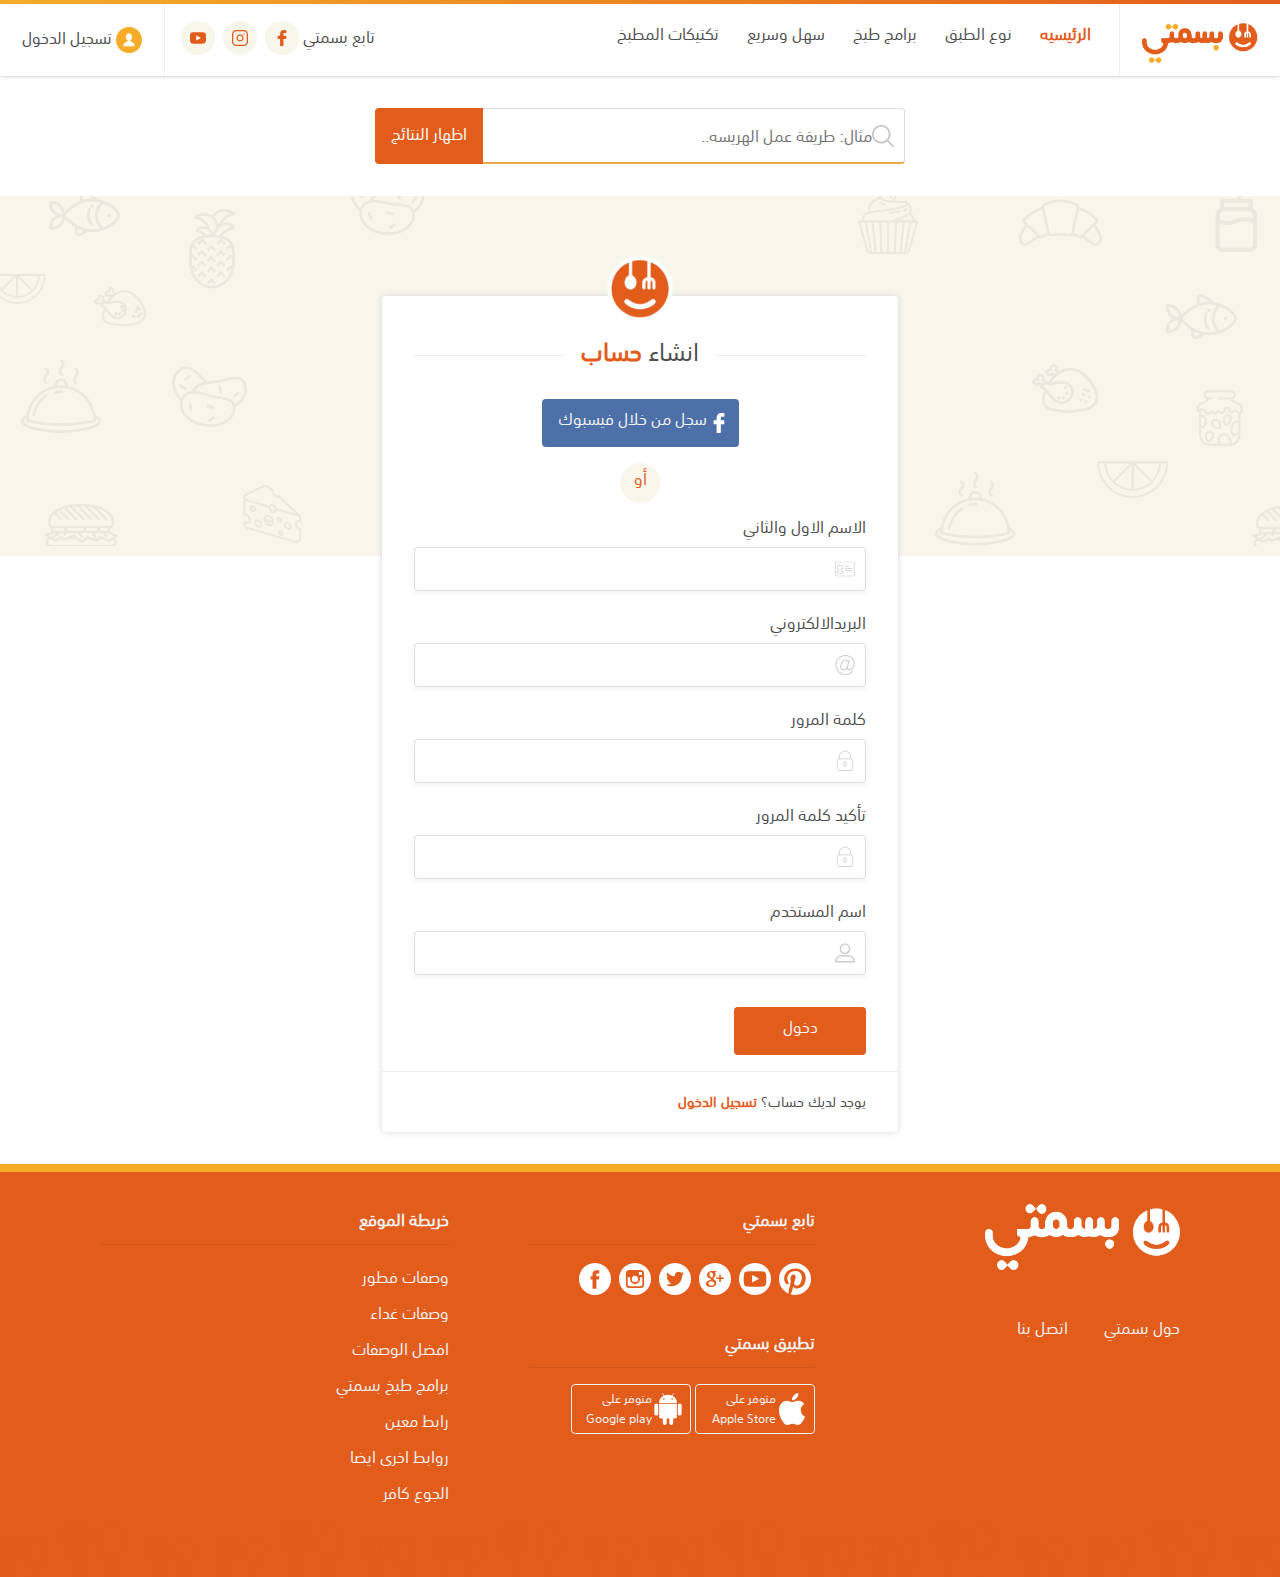
<file: sign-up.html>
<!DOCTYPE html>
<html lang="en" dir="rtl">
<head>
    <meta charset="UTF-8">
    <title>انشاء حساب</title>
    <meta name="viewport" content="width=device-width, initial-scale=1">
    <link rel="stylesheet" href="scss/app.css">
    <script src="js/jquery-3.2.1.min.js"></script>
    <script src="js/app.js"></script>
</head>
<body>

<svg style="display: none;">
    <defs>
        <g>
            <path id="icon-menu"
                  d="M491.318 235.318H20.682C9.26 235.318 0 244.577 0 256s9.26 20.682 20.682 20.682h470.636c11.423 0 20.682-9.259 20.682-20.682 0-11.422-9.259-20.682-20.682-20.682zM491.318 78.439H20.682C9.26 78.439 0 87.699 0 99.121c0 11.422 9.26 20.682 20.682 20.682h470.636c11.423 0 20.682-9.26 20.682-20.682 0-11.422-9.259-20.682-20.682-20.682zM491.318 392.197H20.682C9.26 392.197 0 401.456 0 412.879s9.26 20.682 20.682 20.682h470.636c11.423 0 20.682-9.259 20.682-20.682s-9.259-20.682-20.682-20.682z"/>
        </g>
    </defs>

    <defs>
        <g>
            <path id="icon-user"
                  d="M149.996 0C67.157 0 .001 67.158.001 149.997c0 82.837 67.156 150 149.995 150s150-67.163 150-150C299.996 67.156 232.835 0 149.996 0zm.457 220.763v-.002H85.465c0-46.856 41.152-46.845 50.284-59.097l1.045-5.587c-12.83-6.502-21.887-22.178-21.887-40.512 0-24.154 15.712-43.738 35.089-43.738s35.089 19.584 35.089 43.738c0 18.178-8.896 33.756-21.555 40.361l1.19 6.349c10.019 11.658 49.802 12.418 49.802 58.488h-64.069z"/>
        </g>
    </defs>
    <defs>
        <g>
            <path id="icon-pintrest"
                  d="M409.141 109.203c-19.608-33.592-46.205-60.189-79.798-79.796C295.751 9.801 259.065 0 219.281 0 179.5 0 142.812 9.801 109.22 29.407c-33.597 19.604-60.194 46.201-79.8 79.796C9.809 142.8.008 179.485.008 219.267c0 44.35 12.085 84.611 36.258 120.767 24.172 36.172 55.863 62.912 95.073 80.232-.762-20.365.476-37.209 3.709-50.532l28.267-119.348c-4.76-9.329-7.139-20.93-7.139-34.831 0-16.175 4.089-29.689 12.275-40.541 8.186-10.85 18.177-16.274 29.979-16.274 9.514 0 16.841 3.14 21.982 9.42 5.142 6.283 7.705 14.181 7.705 23.7 0 5.896-1.099 13.084-3.289 21.554-2.188 8.471-5.041 18.273-8.562 29.409-3.521 11.132-6.045 20.036-7.566 26.692-2.663 11.608-.476 21.553 6.567 29.838 7.042 8.278 16.372 12.423 27.983 12.423 20.365 0 37.065-11.324 50.107-33.972 13.038-22.655 19.554-50.159 19.554-82.514 0-24.938-8.042-45.21-24.129-60.813-16.085-15.609-38.496-23.417-67.239-23.417-32.161 0-58.192 10.327-78.082 30.978-19.891 20.654-29.836 45.352-29.836 74.091 0 17.132 4.854 31.505 14.56 43.112 3.235 3.806 4.283 7.898 3.14 12.279-.381 1.143-1.141 3.997-2.284 8.562-1.138 4.565-1.903 7.522-2.281 8.851-1.521 6.091-5.14 7.994-10.85 5.708-14.654-6.085-25.791-16.652-33.402-31.689-7.614-15.037-11.422-32.456-11.422-52.246 0-12.753 2.047-25.505 6.14-38.256 4.089-12.756 10.468-25.078 19.126-36.975 8.663-11.9 19.036-22.417 31.123-31.549 12.082-9.135 26.787-16.462 44.108-21.982s35.972-8.28 55.959-8.28c27.032 0 51.295 5.995 72.8 17.986 21.512 11.992 37.925 27.502 49.252 46.537 11.327 19.036 16.987 39.403 16.987 61.101 0 28.549-4.948 54.243-14.842 77.086-9.896 22.839-23.887 40.778-41.973 53.813-18.083 13.042-38.637 19.561-61.675 19.561-11.607 0-22.456-2.714-32.548-8.135-10.085-5.427-17.034-11.847-20.839-19.273-8.566 33.685-13.706 53.77-15.42 60.24-3.616 13.508-11.038 29.119-22.27 46.819 20.367 6.091 41.112 9.13 62.24 9.13 39.781 0 76.47-9.801 110.062-29.41 33.595-19.602 60.192-46.199 79.794-79.791 19.606-33.599 29.407-70.287 29.407-110.065.01-39.778-9.777-76.468-29.376-110.06z"/>
        </g>
    </defs>


    <defs>
        <g id="icon-youtube">
            <path d="M39.969 59.587L61.91 48.211c-7.359-3.84-14.627-7.63-21.941-11.447v22.823z"/>
            <path d="M48.875 0C21.883 0 0 21.882 0 48.875S21.883 97.75 48.875 97.75 97.75 75.868 97.75 48.875 75.867 0 48.875 0zm33.301 65.189c-.846 3.67-3.848 6.377-7.461 6.78-8.557.957-17.217.962-25.842.957-8.625.005-17.287 0-25.846-.957-3.613-.403-6.613-3.11-7.457-6.78-1.203-5.228-1.203-10.933-1.203-16.314s.014-11.088 1.217-16.314c.844-3.67 3.844-6.378 7.457-6.782 8.559-.956 17.221-.961 25.846-.956 8.623-.005 17.285 0 25.841.956 3.615.404 6.617 3.111 7.461 6.782 1.203 5.227 1.193 10.933 1.193 16.314s-.003 11.087-1.206 16.314z"/>
        </g>
    </defs>


    <defs>
        <g id="icon-google-plus">
            <path d="M21.5 28.94c-.161-.107-.326-.223-.499-.34a5.66 5.66 0 0 0-1.584-.241h-.066c-2.514 0-4.718 1.521-4.718 3.257 0 1.89 1.889 3.367 4.299 3.367 3.179 0 4.79-1.098 4.79-3.258 0-.204-.024-.416-.075-.629-.215-.838-.984-1.361-2.147-2.156zM19.719 22.352h.002c.601 0 1.108-.237 1.501-.687.616-.702.889-1.854.727-3.077-.285-2.186-1.848-4.006-3.479-4.053l-.065-.002c-.577 0-1.092.238-1.483.686-.607.693-.864 1.791-.705 3.012.286 2.184 1.882 4.071 3.479 4.121h.023z"/>
            <path d="M24.826 0C11.137 0 0 11.137 0 24.826c0 13.688 11.137 24.826 24.826 24.826 13.688 0 24.826-11.138 24.826-24.826C49.652 11.137 38.516 0 24.826 0zm-2.862 36.915c-.938.271-1.953.408-3.018.408-1.186 0-2.326-.136-3.389-.405-2.057-.519-3.577-1.503-4.287-2.771a3.526 3.526 0 0 1-.461-1.737c0-.623.149-1.255.443-1.881 1.127-2.402 4.098-4.018 7.389-4.018h.094a2.932 2.932 0 0 1-.396-1.472c0-.255.034-.515.102-.78-3.452-.078-6.035-2.606-6.035-5.939 0-2.353 1.881-4.646 4.571-5.572a7.458 7.458 0 0 1 2.433-.42h7.382c.251 0 .474.163.552.402a.578.578 0 0 1-.211.647l-1.651 1.195a.59.59 0 0 1-.341.108h-.591c.763.915 1.21 2.22 1.21 3.685 0 1.617-.818 3.146-2.307 4.311-1.15.896-1.195 1.143-1.195 1.654.014.281.815 1.198 1.699 1.823 2.059 1.456 2.825 2.885 2.825 5.269-.001 2.491-1.892 4.643-4.818 5.493zm16.671-12.662c0 .32-.261.58-.58.58H33.86v4.197a.58.58 0 0 1-.578.58h-1.195a.58.58 0 0 1-.582-.58v-4.197h-4.192a.58.58 0 0 1-.58-.58V23.06c0-.32.26-.582.58-.582h4.192v-4.193c0-.321.26-.58.582-.58h1.195a.58.58 0 0 1 .578.58v4.193h4.194c.319 0 .58.26.58.58v1.195z"/>
        </g>
    </defs>


    <defs>
        <g>
            <path id="icon-twitter"
                  d="M24.826 0C11.137 0 0 11.137 0 24.826c0 13.688 11.137 24.826 24.826 24.826 13.688 0 24.826-11.138 24.826-24.826C49.652 11.137 38.516 0 24.826 0zm11.075 19.144c.011.246.017.494.017.742 0 7.551-5.746 16.255-16.259 16.255-3.227 0-6.231-.943-8.759-2.565.447.053.902.08 1.363.08 2.678 0 5.141-.914 7.097-2.446a5.72 5.72 0 0 1-5.338-3.969 5.76 5.76 0 0 0 2.58-.096 5.715 5.715 0 0 1-4.583-5.603l.001-.072a5.69 5.69 0 0 0 2.587.714 5.71 5.71 0 0 1-2.541-4.755c0-1.048.281-2.03.773-2.874a16.225 16.225 0 0 0 11.777 5.972 5.707 5.707 0 0 1-.147-1.303 5.714 5.714 0 0 1 9.884-3.91 11.406 11.406 0 0 0 3.63-1.387 5.74 5.74 0 0 1-2.516 3.162 11.36 11.36 0 0 0 3.282-.899 11.494 11.494 0 0 1-2.848 2.954z"/>
        </g>
    </defs>


    <defs>
        <g id="icon-instagram">
            <path d="M24.825 29.796a4.978 4.978 0 0 0 4.972-4.97 4.954 4.954 0 0 0-.94-2.897 4.964 4.964 0 0 0-4.029-2.073c-1.659 0-3.126.82-4.031 2.072a4.947 4.947 0 0 0-.94 2.897 4.973 4.973 0 0 0 4.968 4.971zM35.678 18.746V13.96l-.623.002-4.164.013.016 4.787z"/>
            <path d="M24.826 0C11.137 0 0 11.137 0 24.826c0 13.688 11.137 24.826 24.826 24.826 13.688 0 24.826-11.138 24.826-24.826C49.652 11.137 38.516 0 24.826 0zm14.119 21.929v11.56a5.463 5.463 0 0 1-5.457 5.458H16.164a5.462 5.462 0 0 1-5.457-5.458V16.165a5.462 5.462 0 0 1 5.457-5.457h17.323a5.463 5.463 0 0 1 5.458 5.457v5.764z"/>
            <path d="M32.549 24.826c0 4.257-3.464 7.723-7.723 7.723s-7.722-3.466-7.722-7.723a7.67 7.67 0 0 1 .568-2.897h-4.215v11.56a2.706 2.706 0 0 0 2.706 2.704h17.323a2.707 2.707 0 0 0 2.706-2.704v-11.56h-4.217c.367.894.574 1.873.574 2.897z"/>
        </g>
    </defs>


    <defs>
        <g>
            <path id="icon-facebook"
                  d="M24.826 0C11.137 0 0 11.137 0 24.826c0 13.688 11.137 24.826 24.826 24.826 13.688 0 24.826-11.138 24.826-24.826C49.652 11.137 38.516 0 24.826 0zM31 25.7h-4.039v14.396h-5.985V25.7h-2.845v-5.088h2.845v-3.291c0-2.357 1.12-6.04 6.04-6.04l4.435.017v4.939h-3.219c-.524 0-1.269.262-1.269 1.386v2.99h4.56L31 25.7z"/>
        </g>
    </defs>

    <defs>
        <g>
            <path d="M244.425 98.725c-93.4 0-178.1 51.1-240.6 134.1-5.1 6.8-5.1 16.3 0 23.1 62.5 83.1 147.2 134.2 240.6 134.2s178.1-51.1 240.6-134.1c5.1-6.8 5.1-16.3 0-23.1-62.5-83.1-147.2-134.2-240.6-134.2zm6.7 248.3c-62 3.9-113.2-47.2-109.3-109.3 3.2-51.2 44.7-92.7 95.9-95.9 62-3.9 113.2 47.2 109.3 109.3-3.3 51.1-44.8 92.6-95.9 95.9zm-3.1-47.4c-33.4 2.1-61-25.4-58.8-58.8 1.7-27.6 24.1-49.9 51.7-51.7 33.4-2.1 61 25.4 58.8 58.8-1.8 27.7-24.2 50-51.7 51.7z"/>
        </g>
    </defs>

    <defs>
        <g>
            <path id="icon-apple"
                  d="M395.748 272.046c-.646-64.841 52.88-95.938 55.271-97.483-30.075-44.01-76.925-50.039-93.62-50.736-39.871-4.037-77.798 23.474-98.033 23.474-20.184 0-51.409-22.877-84.476-22.276-43.458.646-83.529 25.269-105.906 64.19-45.152 78.35-11.563 194.42 32.445 257.963 21.504 31.104 47.146 66.038 80.813 64.79 32.421-1.294 44.681-20.979 83.878-20.979 39.196 0 50.215 20.979 84.524 20.335 34.888-.648 56.991-31.699 78.347-62.898 24.694-36.084 34.862-71.019 35.462-72.812-.775-.354-68.031-26.119-68.705-103.568zM331.28 81.761C349.149 60.082 361.21 30.005 357.92 0c-25.739 1.048-56.938 17.145-75.405 38.775-16.57 19.188-31.075 49.813-27.188 79.218 28.734 2.242 58.065-14.602 75.953-36.232z"/>
        </g>
    </defs>

</svg>

<header class="c-header" role="banner" itemscope itemtype="http://schema.org/WPHeader">
    <div class="container">
        <button class="toggle">
            <svg class="c-icon c-icon--menu" width="26px" height="26px" viewBox="0 0 512 512">
                <use xmlns="http://www.w3.org/2000/svg" xlink:href="#icon-menu"></use>
            </svg>
        </button>
        <div class="c-header__menu">
            <nav role="navigation" itemscope itemtype="http://schema.org/SiteNavigationElement">
                <ul>
                    <li class="header__menu__item" itemprop="url"><a class="active" href="#"
                                                                     itemprop="name">الرئيسيه</a>
                        <svg width="23px" height="8px" viewBox="0 0 23 8">
                            <g id="Page-1" stroke="none" stroke-width="1" fill="none" fill-rule="evenodd"
                               stroke-linecap="round" stroke-linejoin="round">
                                <g id="Desktop-HD" transform="translate(-1220.000000, -534.000000)" stroke="#F4AC29"
                                   stroke-width="3">
                                    <path id="smile"
                                          d="M1222,536 C1228.99186,541.491702 1235.50341,541.491702 1241.53465,536"
                                          id="Path-2"></path>
                                </g>
                            </g>
                        </svg>
                    </li>
                    <li class="header__menu__item" itemprop="url"><a href="#" itemprop="name">نوع الطبق</a>
                        <svg width="23px" height="8px" viewBox="0 0 23 8">
                            <g id="Page-1" stroke="none" stroke-width="1" fill="none" fill-rule="evenodd"
                               stroke-linecap="round" stroke-linejoin="round">
                                <g id="Desktop-HD" transform="translate(-1220.000000, -534.000000)" stroke="#F4AC29"
                                   stroke-width="3">
                                    <path id="smile"
                                          d="M1222,536 C1228.99186,541.491702 1235.50341,541.491702 1241.53465,536"
                                          id="Path-2"></path>
                                </g>
                            </g>
                        </svg>
                    </li>
                    <li class="header__menu__item" itemprop="url"><a href="#" itemprop="name">برامج طبخ</a>
                        <svg width="23px" height="8px" viewBox="0 0 23 8">
                            <g id="Page-1" stroke="none" stroke-width="1" fill="none" fill-rule="evenodd"
                               stroke-linecap="round" stroke-linejoin="round">
                                <g id="Desktop-HD" transform="translate(-1220.000000, -534.000000)" stroke="#F4AC29"
                                   stroke-width="3">
                                    <path id="smile"
                                          d="M1222,536 C1228.99186,541.491702 1235.50341,541.491702 1241.53465,536"
                                          id="Path-2"></path>
                                </g>
                            </g>
                        </svg>
                    </li>
                    <li class="header__menu__item" itemprop="url"><a href="#" itemprop="name">سهل وسريع</a>
                        <svg width="23px" height="8px" viewBox="0 0 23 8">
                            <g id="Page-1" stroke="none" stroke-width="1" fill="none" fill-rule="evenodd"
                               stroke-linecap="round" stroke-linejoin="round">
                                <g id="Desktop-HD" transform="translate(-1220.000000, -534.000000)" stroke="#F4AC29"
                                   stroke-width="3">
                                    <path id="smile"
                                          d="M1222,536 C1228.99186,541.491702 1235.50341,541.491702 1241.53465,536"
                                          id="Path-2"></path>
                                </g>
                            </g>
                        </svg>
                    </li>
                    <li class="header__menu__item" itemprop="url"><a href="#" itemprop="name">تكتيكات المطبخ</a>
                        <svg width="23px" height="8px" viewBox="0 0 23 8">
                            <g id="Page-1" stroke="none" stroke-width="1" fill="none" fill-rule="evenodd"
                               stroke-linecap="round" stroke-linejoin="round">
                                <g id="Desktop-HD" transform="translate(-1220.000000, -534.000000)" stroke="#F4AC29"
                                   stroke-width="3">
                                    <path id="smile"
                                          d="M1222,536 C1228.99186,541.491702 1235.50341,541.491702 1241.53465,536"
                                          id="Path-2"></path>
                                </g>
                            </g>
                        </svg>
                    </li>
                </ul>
            </nav>

        </div>
        <div class="c-header__logo"><h1 itemprop="headline"><a href="#">
            <img src="img/home/logo.png" alt="logo">
        </a></h1></div>
        <div class="c-header__social-links">
            <span>تابع بسمتي</span>
            <ul class="c-header__social-media">
                <li><a class="c-icon--circle c-icon--facebook" href="#"></a></li>
                <li><a class="c-icon--circle c-icon--instagram" href="#"></a></li>
                <li><a class="c-icon--circle c-icon--youtube" href="#"></a></li>
            </ul>
        </div>
        <div class="c-header__user-actions">
            <a href="#">
                <svg class="c-icon c-icon--login" width="32" height="32" viewBox="0 0 299.997 299.997">
                    <use xmlns="http://www.w3.org/2000/svg" xlink:href="#icon-user"></use>
                </svg>
                <span>تسجيل الدخول</span>
            </a>
        </div>
    </div>
</header>

<main>
    <section class="c-section">
        <div class="container">
            <div class="o-layout--small">
                <div class="c-form--small">
                    <form action="#">
                        <p>
                            <label for="search">search</label><!--AR/EN-->
                            <input class="c-input c-input--search" type="search" id="search" name="search"
                                   placeholder="مثال: طريقة عمل الهريسه..">
                            <span class="focus-border"></span>
                            <button class="c-button--search" type=""><span>اظهار النتائج</span></button>
                        </p>
                    </form>
                </div>
            </div>
        </div>
    </section>
    <section class="c-section c-section--pattern">
        <div class="container container--tiny">
            <div class="c-form">
                <div class="c-form__wrapper">
                    <h2 class="c-section-title section-title--lines"><span>انشاء     <strong>حساب</strong></span></h2>     </span>

                      <div class="c-form__options">
                          <a  class="c-button c-button--facebook" href="#">سجل من خلال فيسبوك</a>
                          <span>أو</span>
                      </div>

                    <form action="#">
                        <p>
                            <label for="email">الاسم الاول والثاني</label>
                            <input class="c-input c-input--name" type="text" id="name" name="name"
                                   placeholder="">
                        </p>
                        <p>
                            <label for="email">البريدالالكتروني</label>
                            <input class="c-input c-input--email" type="email" id="email" name="email"
                                   placeholder="" >
                        </p>
                        <p>
                            <label for="email">كلمة المرور</label>
                            <input class="c-input c-input--password" type="password" id="password" name="password"
                                   placeholder="">
                        </p>
                        <p>
                            <label for="email">تأكيد كلمة المرور</label>
                            <input class="c-input c-input--password" type="password" id="passwordcon" name="passwordcon"
                                   placeholder="">
                        </p>
                        <p>
                            <label for="email">اسم المستخدم</label>
                            <input class="c-input c-input--username" type="text" id="username" name="username"
                                   placeholder="" >
                        </p>


                        <button class="c-button" type="submit"><span>دخول</span></button>
                    </form>
                </div>
                <div class="c-form__message">
                    <h3>يوجد لديك حساب؟<a href="#"> تسجيل الدخول </a></h3>
                </div>
            </div>
        </div>

    </section>
</main>

<footer class="c-footer" role="contentinfo" itemscope itemtype="http://schema.org/WPFooter">
    <div class="container">
        <div class="o-layout o-layout--3">
            <div class="c-footer__quick-links">
                <h2 class="c-footer__logo"><a href="#">
                    <img src="img/home/logo-white.png" alt="logo">
                </a></h2>
                <div class="c-footer__inner-wrapper">
                    <a class="c-footer__about-link" href="#">حول بسمتي</a>
                    <a href="#" class="c-footer__contact-link">اتصل بنا</a>
                </div>
            </div>
            <div class="c-footer__social-links">
                <h3 class="c-footer__title">تابع بسمتي</h3>
                <ul class="c-footer__social-media">
                    <li><a href="#">
                        <svg width="32" height="32" viewBox="0 0 438.529 438.529">
                            <use xmlns="http://www.w3.org/2000/svg" xlink:href="#icon-pintrest"></use>
                        </svg>
                    </a></li>
                    <li><a href="#">
                        <svg width="32" height="32" viewBox="0 0 97.75 97.75">
                            <use xmlns="http://www.w3.org/2000/svg" xlink:href="#icon-youtube"></use>
                        </svg>
                    </a></li>
                    <li><a href="#">
                        <svg width="32" height="32" viewBox="0 0 49.652 49.652">
                            <use xmlns="http://www.w3.org/2000/svg" xlink:href="#icon-google-plus"></use>
                        </svg>
                    </a></li>
                    <li><a href="#">
                        <svg width="32" height="32" viewBox="0 0 49.652 49.652">
                            <use xmlns="http://www.w3.org/2000/svg" xlink:href="#icon-twitter"></use>
                        </svg>
                    </a></li>
                    <li><a href="#">
                        <svg width="32" height="32" viewBox="0 0 49.652 49.652">
                            <use xmlns="http://www.w3.org/2000/svg" xlink:href="#icon-instagram"></use>
                        </svg>
                    </a></li>
                    <li><a href="#">
                        <svg width="32" height="32" viewBox="0 0 49.652 49.652">
                            <use xmlns="http://www.w3.org/2000/svg" xlink:href="#icon-facebook"></use>
                        </svg>
                    </a></li>
                </ul>
                <h3 class="c-footer__title"> تطبيق بسمتي</h3>
                <div class="c-footer__app-links">
                    <a href="#" class="c-store-badge c-store-badge--ios">
                        <span class="c-store-badge__text">متوفر على</span>
                        <span class="c-store-badge__storename">Apple Store</span>
                    </a>
                    <a href="#" class="c-store-badge c-store-badge--android">
                        <span class="c-store-badge__text">متوفر على</span>
                        <span class="c-store-badge__storename">Google play</span>
                    </a>
                </div>
            </div>
            <div class="c-footer__site-map">
                <h3 class="c-footer__title">خريطة الموقع</h3>
                <ul>
                    <li itemprop="url"><a href="#" itemprop="name">وصفات فطور</a></li>
                    <li itemprop="url"><a href="#" itemprop="name">وصفات غداء</a></li>
                    <li itemprop="url"><a href="#" itemprop="name">افضل الوصفات</a></li>
                    <li itemprop="url"><a href="#" itemprop="name">برامج طبخ بسمتي</a></li>
                    <li itemprop="url"><a href="#" itemprop="name">رابط معين</a></li>
                    <li itemprop="url"><a href="#" itemprop="name"> روابط اخرى ايضا </a></li>
                    <li itemprop="url"><a href="#" itemprop="name">الجوع كافر</a></li>
                </ul>
            </div>
        </div>
    </div>
</footer>

</body>
</html>
</file>
<file: scss/app.css>
.sr-only {
  position: absolute;
  height: 1px;
  width: 1px;
  overflow: hidden;
  clip: rect(1px, 1px, 1px, 1px); }

.u-wrapper {
  max-width: 76.5rem;
  margin-left: auto;
  margin-right: auto;
  padding-left: 1rem;
  padding-right: 1rem; }

.u-offset-vertical {
  padding-top: 2rem;
  padding-bottom: 2rem; }

.u-offset-vertical-mini {
  padding-top: 1rem;
  padding-bottom: 1rem; }

.u-offset-bottom {
  padding-bottom: 2rem; }

.u-offset-start {
  margin-right: 0.5rem; }

.u-push-bottom {
  margin-bottom: 1rem; }

.u-backdrop-grey {
  background-color: #f1f1f1; }

.u-font-large {
  font-size: 1.25rem; }

.u-color-primary {
  color: #E25C1C; }

.u-color-secondary {
  color: #F4AC29; }

.u-center {
  text-align: center; }

html,
body,
div,
span,
h1,
h2,
h3,
h4,
h5,
h6,
p,
blockquote,
a,
abbr,
img,
small,
strong,
ol,
ul,
li,
form,
label,
article,
aside,
footer,
header,
figure {
  margin: 0;
  padding: 0;
  border: 0;
  font-size: 100%;
  font: inherit;
  vertical-align: baseline; }

ol,
ul,
li {
  list-style: none; }

html {
  box-sizing: border-box;
  color: #4F4F4F;
  direction: rtl; }

*,
*:before,
*:after {
  box-sizing: inherit;
  -moz-box-sizing: border-box; }

a {
  text-decoration: none;
  color: inherit; }

button,
input,
textarea {
  color: inherit;
  font-style: inherit;
  font-weight: inherit; }

input:not[type="checkbox"],
button {
  appearance: none; }

img {
  max-width: 100%;
  height: auto; }

@font-face {
  font-family: 'SSTArabic-bold';
  src: url("../fonts/SSTBold/SSTArabicBold.woff2"), url("../fonts/SSTBold/SSTArabicBold.woff") format("woff"), url("../fonts/SSTBold/SSTArabicBold.ttf") format("truetype");
  font-weight: normal;
  font-style: normal; }
@font-face {
  font-family: 'sstarabicroman-regular';
  src: url("../fonts/sstroman/sstarabicroman.woff2"), url("../fonts/sstroman/SSTArabicRoman.woff") format("woff"), url("../fonts/sstroman/SSTArabicRoman.ttf") format("truetype");
  font-weight: normal;
  font-style: normal; }
body {
  font-family: sans-serif;
  font-family: "sstarabicroman-regular";
  background: #fff;
  -webkit-font-smoothing: antialiased;
  -moz-osx-font-smoothing: grayscale; }

html {
  direction: rtl; }

.container {
  width: 1080px;
  max-width: 100%;
  padding-left: 1rem;
  padding-right: 1rem;
  margin-left: auto;
  margin-right: auto; }
  @media (min-width: 1200px) {
    .container {
      padding-left: 0;
      padding-right: 0; } }

.container--small {
  width: 700px; }

.container--tiny {
  width: 516px; }

.o-layout {
  display: flex;
  justify-content: space-between;
  flex-flow: row wrap;
  display: grid;
  grid-gap: 16px;
  grid-template-rows: 1fr;
  grid-template-columns: repeat(auto-fill, minmax(250px, 1fr)); }

@media (min-width: 700px) {
  .o-layout--3 {
    grid-template-columns: repeat(3, 1fr); } }

@media (min-width: 960px) {
  .o-layout--4 {
    grid-template-columns: repeat(4, 1fr); } }

@media (min-width: 46.25em) {
  .o-layout--small {
    width: 530px;
    max-width: 100%;
    margin: 0 auto; } }

.o-layout--main {
  display: grid;
  grid-template-rows: auto; }
  @media (min-width: 46.25em) {
    .o-layout--main {
      grid-template-columns: repeat(2, 1fr);
      grid-template-rows: 1fr;
      grid-gap: 1em; }
      .o-layout--main .item-a {
        grid-column: 1 / 3; }
        .o-layout--main .item-a .c-featured-recipe__thumb::after {
          padding-bottom: 37%; }
      .o-layout--main .item-b {
        grid-column: 1/3; }
        .o-layout--main .item-b .c-featured-recipe__thumb::after {
          padding-bottom: 37%; } }
  @media (min-width: 61.25em) {
    .o-layout--main {
      grid-template-columns: repeat(3, 1fr);
      grid-template-rows: 1fr;
      grid-gap: 1em; }
      .o-layout--main .item-a {
        grid-column: 1 / 2;
        grid-row: 1 / 3; }
        .o-layout--main .item-a .c-featured-recipe__thumb::after {
          padding-bottom: 126%; }
      .o-layout--main .item-b {
        grid-column: 2/4;
        grid-row: 1/2; } }

@media (min-width: 34.375em) {
  .o-layout--2 {
    display: grid;
    grid-template-columns: 2fr 3fr;
    min-height: 177px;
    grid-column-gap: 16px;
    position: relative; } }
@media (min-width: 46.875em) {
  .o-layout--2 {
    display: grid;
    grid-template-columns: 1fr 3fr;
    grid-column-gap: 16px;
    position: relative; } }

.c-section {
  padding-top: 32px;
  padding-bottom: 32px; }

.c-section--light {
  background: #F6F6F6; }

.c-section--hero {
  box-shadow: 0 4px 10px #e7e7e7;
  background: linear-gradient(rgba(255, 0, 0, 0), #F9F9F9 99%) no-repeat, url(../img/home/hero-pattern.png) no-repeat center center;
  background-size: cover;
  background-position: center;
  padding-bottom: 30px; }
  @media (min-width: 61.25em) {
    .c-section--hero {
      background: url(../img/home/basmaty-pattern2.png) no-repeat center bottom, linear-gradient(rgba(255, 0, 0, 0), #F9F9F9 99%) no-repeat, url(../img/home/hero-pattern.png) no-repeat center center, #F9F9F9;
      background-size: 100%, 100% 200px, cover;
      background-position: bottom, bottom, center;
      padding-bottom: 70px; } }
  .c-section--hero h2 {
    font-size: 24px; }
    @media (min-width: 46.25em) {
      .c-section--hero h2 {
        font-size: 32px; } }

.c-section--newsletter {
  background: url(../img/home/newsletter-pattern.png) no-repeat center bottom, linear-gradient(rgba(255, 0, 0, 0), #FDFAF3 99%) no-repeat, #FDFAF3;
  background-size: cover;
  background-position: center;
  border-top: 3px solid #F4AC29; }

.c-section--recipe {
  background: linear-gradient(rgba(255, 0, 0, 0) 250px, #fff 250px) no-repeat, url(../img/home/hero-pattern.png) no-repeat center center, #f7f7f7;
  background-size: 100% auto;
  background-position: top;
  padding-bottom: 0; }
  @media (max-width: 600px) {
    .c-section--recipe {
      padding-top: 0; } }

.c-section--filters {
  background: #E25C1C; }
  @media (min-width: 20em) {
    .c-section--filters .container {
      display: flex;
      justify-content: center; } }

.c-section--pattern {
  position: relative;
  padding-top: 100px; }
  .c-section--pattern::before {
    content: "";
    position: absolute;
    top: 0;
    width: 100%;
    height: 360px;
    background: linear-gradient(rgba(255, 0, 0, 0) 350px, #f8f5eb 350px) no-repeat, url(../img/home/hero-pattern.png) no-repeat center center, #f8f5eb;
    background-size: cover; }

.c-section--category {
  padding-top: 16px;
  padding-bottom: 16px;
  background: linear-gradient(rgba(255, 0, 0, 0) 350px, #f8f5eb 350px) no-repeat, url(../img/home/hero-pattern.png) no-repeat center center, #f8f5eb;
  background-size: cover; }
  .c-section--category .c-tags {
    text-align: initial;
    margin-top: 16px; }
  .c-section--category h2 {
    font-size: 20px; }

.c-section--author {
  background: linear-gradient(rgba(255, 0, 0, 0) 350px, #f8f5eb 350px) no-repeat, url(../img/home/hero-pattern.png) no-repeat center center, #f8f5eb;
  background-size: cover; }

.c-section--author__info {
  PADDING: 10px 0;
  border-bottom: 1px solid #eee;
  box-shadow: 0px -1px 4px #e1e1e1; }

.c-header {
  box-shadow: 0 0 4px #b8b8b8;
  position: relative; }
  .c-header::after {
    content: '';
    display: block;
    width: 100%;
    position: absolute;
    top: 0;
    left: 0;
    right: 0;
    height: 4px;
    background: linear-gradient(to right, #F4AC29, #E25C1C); }
  .c-header .toggle {
    border: none;
    background: transparent; }
    @media (min-width: 990px) {
      .c-header .toggle {
        display: none; } }
  .c-header .container {
    width: 1280px; }

.c-header .container {
  display: flex;
  align-items: center;
  flex-wrap: nowrap;
  justify-content: space-between; }

.c-header__social-links {
  display: none; }
  @media (min-width: 1124px) {
    .c-header__social-links {
      display: flex; } }

.c-header__social-media li {
  display: inline-block;
  padding-right: 4px; }

.toggle {
  width: 40px;
  height: 40px;
  transition: all 0.4s; }
  .toggle:focus {
    outline: none;
    background: #f8f5eb;
    border-radius: 50%; }

@media (max-width: 990px) {
  .c-header__menu.open {
    height: auto;
    display: block;
    background: #fff;
    box-shadow: 0 0 4px rgba(0, 0, 0, 0.28);
    position: absolute;
    right: 0;
    left: 0;
    top: 100%;
    z-index: 1;
    box-shadow: 0px 6px 22px #d4d4d4; }
    .c-header__menu.open .header__menu__item:not(:last-of-type) {
      border-bottom: 1px solid #eee; }
    .c-header__menu.open .header__menu__item a {
      display: inline-block;
      padding: 8px 16px;
      width: 100%; }
    .c-header__menu.open .header__menu__item a.active {
      border-right: 2px solid #E25C1C; } }

.c-header__menu {
  display: none; }
  .c-header__menu svg {
    display: none; }
  @media (min-width: 990px) {
    .c-header__menu ul {
      display: flex; } }
  @media (min-width: 70.25em) {
    .c-header__menu {
      border-right: 1px solid #eee; } }
  @media (min-width: 990px) {
    .c-header__menu {
      display: block;
      order: 1; }
      .c-header__menu svg {
        display: inline-block; }
        .c-header__menu svg path {
          stroke-dasharray: 23;
          stroke-dashoffset: 24;
          transition: all 0.2s ease-out; }
        .c-header__menu svg:hover path {
          stroke-dashoffset: 0; }
      .c-header__menu .header__menu__item {
        padding-right: 28px;
        display: flex;
        flex-direction: column;
        align-items: center; }
        .c-header__menu .header__menu__item a {
          display: inline-block;
          padding-top: 18px; }
        .c-header__menu .header__menu__item:hover svg path {
          stroke-dashoffset: 0; } }
  .c-header__menu a.active {
    color: #E25C1C;
    font-weight: 700; }

@media (max-width: 1124px) {
  border-right: none; }
.c-header__logo a {
  width: 160px;
  display: flex;
  align-items: center;
  padding: 22px;
  padding-bottom: 12px; }
@media (min-width: 990px) {
  .c-header__logo {
    order: 0; } }
.c-header__logo img {
  width: 120px; }

@media (min-width: 990px) {
  .c-header__social-links {
    order: 2;
    margin-right: auto; } }

.c-header__user-actions span {
  display: none; }
@media (min-width: 990px) {
  .c-header__user-actions {
    border-right: 1px solid #eee;
    margin-right: 16px;
    order: 3; }
    .c-header__user-actions a {
      display: inline-block;
      padding: 22px; }
    .c-header__user-actions span {
      display: inline-block; } }

.c-footer {
  border-top: 8px solid #F4AC29;
  color: #f3f3f3;
  padding-top: 32px;
  padding-bottom: 32px;
  background: #E25C1C; }
  @media (min-width: 46.25em) {
    .c-footer {
      border-top: 8px solid #F4AC29;
      padding-bottom: 64px;
      background: #E25C1C url(../img/home/basmaty-pattern2.png) no-repeat center bottom;
      background-size: 100% 55px; } }

.c-footer__quick-links {
  border-bottom: 2px solid rgba(0, 0, 0, 0.08);
  padding-bottom: 8px; }
  @media (min-width: 46.25em) {
    .c-footer__quick-links {
      margin-left: 64px;
      padding-bottom: 0;
      border-bottom: 0; } }
  @media (min-width: 46.25em) {
    .c-footer__quick-links .c-footer__logo {
      padding-bottom: 32px; } }
  .c-footer__quick-links .c-footer__logo a {
    display: inline-block;
    background-size: 100% 100%;
    width: 155px; }
    @media (min-width: 61.25em) {
      .c-footer__quick-links .c-footer__logo a {
        width: 195px; } }

.c-footer__social-links {
  border-bottom: 2px solid rgba(0, 0, 0, 0.08); }
  @media (min-width: 46.25em) {
    .c-footer__social-links {
      margin-left: 64px;
      padding-bottom: 0;
      border-bottom: 0; } }
  @media (min-width: 61.25em) {
    .c-footer__social-links {
      padding-bottom: 32px; } }

.c-footer__social-media {
  margin-bottom: 10px; }
  .c-footer__social-media li {
    display: inline-block;
    margin-right: 8px; }
    @media (min-width: 61.25em) {
      .c-footer__social-media li {
        margin-right: 4px;
        margin-bottom: 0; } }
  .c-footer__social-media a {
    display: inline-block; }
    .c-footer__social-media a svg {
      fill: #fff;
      width: 32px;
      height: 32px;
      transition: fill 0.2s ease-in-out; }
      .c-footer__social-media a svg:hover {
        fill: #f2e3b9; }

.c-footer__app-links li {
  display: inline-block; }
.c-footer__app-links a {
  display: inline-block;
  width: 120px; }

@media (min-width: 61.25em) {
  .c-footer__site-map li {
    margin-bottom: 4px; } }
.c-footer__site-map a {
  display: inline-block;
  width: 100%; }

.c-footer__about-link {
  margin-left: 32px; }

.c-footer__title {
  padding-bottom: 8px;
  font-weight: 700; }
  @media (min-width: 46.25em) {
    .c-footer__title {
      border-bottom: 1px solid #00000012;
      margin-bottom: 8px; } }
  @media (min-width: 61.25em) {
    .c-footer__title {
      border-bottom: 1px solid #00000012;
      margin-bottom: 16px; } }

.c-footer__app-kinks--android {
  display: flex;
  align-items: center; }
  .c-footer__app-kinks--android .android--icon svg {
    width: 20px;
    height: 20px; }

@media (min-width: 61.25em) {
  .c-footer__social-media {
    margin-bottom: 32px; } }

.c-input {
  font-family: "sstarabicroman-regular";
  flex: 1;
  display: block;
  border-radius: 4px;
  border: 0.5px solid #ddd;
  line-height: 26px;
  font-size: 16px;
  padding: 8px;
  width: 100%;
  position: relative;
  transition: background-color 0.4s, border 0.4s;
  background: #fff;
  box-shadow: 0px 2px 6px #f3f3f3;
  padding-right: 32px;
  -webkit-appearance: textfield; }
  .c-input:focus {
    outline: none;
    border: 0.5px solid #F4AC29;
    background-color: #f8f5eb; }

.c-input--search {
  border-radius: 0;
  border-top-right-radius: 4px;
  border-bottom-right-radius: 4px;
  border-left: none;
  background: #fff;
  border-bottom: 2px solid #e9ab46;
  box-shadow: none;
  padding-right: 16px; }
  @media (min-width: 46.25em) {
    .c-input--search {
      padding-right: 32px;
      background: #fff url(../img/home/Shape.svg) no-repeat center right 10px; } }
  .c-input--search:focus {
    border-bottom: 2px solid #F4AC29; }

.c-input--subscription {
  border-radius: 0;
  border-top-right-radius: 4px;
  border-bottom-right-radius: 4px;
  border-left: none;
  background: #fff;
  box-shadow: none;
  padding-right: 16px; }
  @media (min-width: 46.25em) {
    .c-input--subscription {
      padding-right: 42px;
      background: #fff url(../img/svg/mail.svg) no-repeat center right 10px; } }

.c-input--email {
  background: #fff url(../img/svg/arroba.svg) no-repeat center right 10px; }

.c-input--password {
  background: #fff url(../img/svg/locked.svg) no-repeat center right 10px; }

.c-input--username {
  background: #fff url(../img/svg/profile.svg) no-repeat center right 10px; }

.c-input--name {
  background: #fff url(../img/svg/id-card.svg) no-repeat center right 10px; }

.button-1 {
  border: 1px solid #D4D4D4;
  border-radius: 5px;
  background-color: rgba(255, 255, 255, 0.43); }

.c-button--search {
  background: #E25C1C url(../img/svg/Shape-white.svg) no-repeat 10px center; }
  @media (min-width: 46.25em) {
    .c-button--search {
      background: #E25C1C; } }

.c-button--email {
  background: #E25C1C url(../img/svg/mail-white.svg) no-repeat 10px center;
  background-size: 26px; }
  @media (min-width: 46.25em) {
    .c-button--email {
      background: #E25C1C; } }

.c-button {
  min-width: 132px;
  font-family: "sstarabicroman-regular";
  background: #E25C1C;
  border: none;
  border-radius: 4px;
  color: #f3f3f3;
  padding-top: 4px;
  padding-bottom: 12px;
  font-size: 16px;
  margin-top: 16px;
  cursor: pointer; }

.c-button--facebook {
  padding-left: 16px;
  padding-right: 32px;
  margin-top: 0;
  display: inline-block;
  margin-bottom: 16px;
  background: #4d70a8 url(../img/svg/facebook-white.svg) no-repeat center right 10px; }

.c-form--small label {
  display: none; }
.c-form--small form {
  width: 100%;
  position: relative;
  max-width: 100%; }
.c-form--small form p {
  display: flex; }
.c-form--small form button {
  font-family: "sstarabicroman-regular";
  color: #fff;
  border: none;
  border-top-left-radius: 4px;
  border-bottom-left-radius: 4px;
  font-size: 16px;
  padding: 22px; }
  .c-form--small form button span {
    color: #fff;
    display: none; }
  @media (min-width: 46.25em) {
    .c-form--small form button {
      background: #E25C1C;
      padding: 10px 16px 14px 16px; }
      .c-form--small form button span {
        display: block; } }

.c-form {
  border-radius: 4px;
  box-shadow: 0 0 6px #d9d9d9;
  position: relative;
  background: #fff; }
  .c-form label {
    margin-bottom: 4px;
    display: inline-block; }
  .c-form p {
    margin-bottom: 16px; }
  .c-form::before {
    content: '';
    width: 65px;
    height: 65px;
    background: url(../img/basmaty-smile.png) no-repeat;
    background-size: contain;
    position: absolute;
    left: 50%;
    top: -40px;
    transform: translateX(-50%); }

.c-form__wrapper {
  padding: 32px 16px;
  border-bottom: 1px solid #eee; }
  @media (min-width: 46.25em) {
    .c-form__wrapper {
      padding: 32px 32px 16px; } }

.c-form__recovery {
  font-size: 14px; }

.c-form__message {
  font-size: 14px;
  padding: 16px 16px 18px; }
  @media (min-width: 46.25em) {
    .c-form__message {
      padding: 16px 32px 16px; } }
  .c-form__message a {
    color: #E25C1C;
    font-weight: 700; }

.c-form__options {
  text-align: center;
  margin: 16px 0; }
  .c-form__options span {
    display: block;
    color: #E25C1C;
    z-index: 2;
    position: relative; }
    .c-form__options span::after {
      content: '';
      width: 40px;
      height: 40px;
      background-color: #f8f5eb;
      border-radius: 50%;
      position: absolute;
      transform: translateX(66%);
      z-index: -1; }

.c-tags {
  text-align: center;
  margin-top: 32px; }

.c-tag {
  display: inline-block;
  margin-left: 6px;
  margin-bottom: 10px; }
  .c-tag a {
    font-size: 14px;
    display: inline-block;
    padding: 0 12px 4px 12px;
    color: #676767;
    border: 1px solid #D4D4D4;
    border-radius: 4px;
    line-height: 28px;
    text-transform: capitalize;
    background: rgba(255, 255, 255, 0.4);
    transition: all .3s ease; }
    @media (min-width: 46.25em) {
      .c-tag a {
        padding: 0 22px 6px 22px; } }
    .c-tag a:hover {
      background: #f8f5eb;
      color: #E25C1C;
      border-color: #E25C1C; }

svg {
  width: 26px;
  height: 26px;
  display: inline-block;
  vertical-align: middle; }

.c-icon {
  display: inline-block;
  vertical-align: middle; }

.c-icon--large {
  width: 36px;
  height: 36px; }

.c-icon--login {
  fill: #F4AC29; }
  @media (max-width: 980px) {
    .c-icon--login {
      width: 32px;
      height: 32px; } }

.c-icon--menu {
  fill: #E25C1C; }

.c-icon--circle {
  background: #f8f5eb;
  width: 34px;
  height: 34px;
  text-align: center;
  border-radius: 50%;
  display: inline-block;
  vertical-align: middle; }

.c-icon--facebook {
  background: #f8f5eb url("../img/svg/facebook-logo.svg") no-repeat center center;
  background-size: 16px; }

.c-icon--youtube {
  background: #f8f5eb url("../img/svg/youtube.svg") no-repeat center center;
  background-size: 16px; }

.c-icon--instagram {
  background: #f8f5eb url("../img/svg/instagram.svg") no-repeat center center;
  background-size: 16px; }

.c-section--newsletter__icon {
  text-align: center; }
  .c-section--newsletter__icon span {
    display: inline-block;
    width: 98px; }

.c-icon--arrow-down {
  fill: #fff; }

.c-links__title {
  padding-bottom: 8px;
  margin-bottom: 16px;
  border-bottom: 1px solid #eee;
  font-weight: 700;
  font-size: 20px; }

.c-links {
  padding-left: 16px; }
  .c-links li {
    margin-bottom: 4px; }
  .c-links a {
    display: inline-block;
    width: 100%;
    transition: all 0.2s; }
    .c-links a:hover {
      color: #E25C1C; }

.c-section-title {
  display: flex;
  justify-content: center;
  align-items: center;
  font-size: 20px;
  margin-bottom: 26px;
  text-align: center; }
  @media (min-width: 46.25em) {
    .c-section-title {
      font-size: 24px; } }
  .c-section-title span {
    padding-left: 16px;
    padding-right: 16px; }
  .c-section-title strong {
    font-weight: 700;
    color: #E25C1C; }

.section-title--lines:before {
  content: "";
  height: 1px;
  background: #eee;
  flex: 1;
  margin-top: 10px; }

.section-title--lines:after {
  content: "";
  height: 1px;
  background: #eee;
  flex: 1;
  margin-top: 10px; }

.c-rating {
  font-size: 16px;
  position: relative;
  display: inline-block;
  display: flex;
  align-items: center; }
  .c-rating span {
    font-size: 14px;
    color: #999;
    margin-right: 4px; }

.c-rating__stars {
  padding: 0;
  position: relative;
  z-index: 1;
  display: block;
  color: #C5C5C5; }
  .c-rating__stars::before {
    content: "\2605\2605\2605\2605\2605";
    top: 0;
    z-index: 1;
    position: absolute;
    width: 100%;
    color: #F4AC29;
    overflow: hidden; }
  .c-rating__stars::after {
    content: "\2605\2605\2605\2605\2605";
    z-index: 0; }
  .c-rating__stars[data-rating]::before {
    width: 0; }
  .c-rating__stars[data-rating="0"]::before {
    width: 0%; }
  .c-rating__stars[data-rating="0.5"]::before {
    width: 10%; }
  .c-rating__stars[data-rating="1"]::before {
    width: 20%; }
  .c-rating__stars[data-rating="1.5"]::before {
    width: 30%; }
  .c-rating__stars[data-rating="2"]::before {
    width: 40%; }
  .c-rating__stars[data-rating="2.5"]::before {
    width: 50%; }
  .c-rating__stars[data-rating="3"]::before {
    width: 60%; }
  .c-rating__stars[data-rating="3.5"]::before {
    width: 70%; }
  .c-rating__stars[data-rating="4"]::before {
    width: 80%; }
  .c-rating__stars[data-rating="4.5"]::before {
    width: 90%; }
  .c-rating__stars[data-rating="5"]::before {
    width: 100%; }

.c-media__thumb {
  width: 100%;
  margin-bottom: 1rem;
  border-radius: 4px;
  overflow: hidden;
  position: relative;
  transition: 0.4s; }
  .c-media__thumb::after {
    content: "";
    display: block;
    height: 0;
    padding-bottom: 60%; }
  .c-media__thumb img {
    position: absolute;
    left: 0;
    top: 0;
    width: 100%; }

.c-media {
  margin-bottom: 16px;
  display: flex;
  flex-direction: column;
  position: relative; }

.c-media__content {
  margin-bottom: 2rem; }

.c-media__title {
  font-size: 18px;
  font-weight: 700;
  order: 1; }
  .c-media__title a {
    transition: 0.4s; }
    .c-media__title a:hover {
      color: #E25C1C; }
    .c-media__title a::after {
      content: "";
      position: absolute;
      left: 0;
      top: 0;
      width: 100%;
      height: 100%;
      z-index: 2; }

.c-media__cat {
  font-size: 14px;
  order: 0; }

.c-media__author__name {
  font-size: 14px; }

.c-media__author {
  margin-top: auto;
  order: 2;
  z-index: 3; }
  .c-media__author a {
    display: inline-block;
    width: 100%;
    /*??*/ }
    .c-media__author a:hover {
      color: #E25C1C; }

.c-media__author__icon {
  display: inline-block;
  width: 30px;
  height: 30px;
  vertical-align: middle; }
  .c-media__author__icon img {
    width: 100%;
    object-fit: contain; }

.c-media__rating {
  order: 2;
  margin-bottom: 4px; }

.c-media__description {
  color: #4F4F4F;
  order: 2; }

.c-store-badge {
  display: inline-block;
  border: 1px solid #f3f3f3;
  border-radius: 4px;
  color: #f3f3f3;
  background: transparent;
  min-width: 100px;
  background-size: 30px;
  line-height: 1;
  padding: 8px;
  padding-right: 38px;
  margin-bottom: 16px;
  transition: 0.4s; }
  .c-store-badge:hover {
    box-shadow: 0 0 16px #ab5111; }
  @media (min-width: 61.25em) {
    .c-store-badge {
      margin-bottom: 0; } }

.c-store-badge--ios {
  background: url(../img/svg/apple.svg) no-repeat center right 6px; }

.c-store-badge--android {
  background: url(../img/svg/android-logo.svg) no-repeat center right 6px; }

.c-store-badge__text {
  font-size: 12px;
  vertical-align: top; }

.c-store-badge__storename {
  font-size: 12px; }

.c-recipe-rounded {
  text-align: center;
  position: relative; }
  @media (min-width: 46.25em) {
    .c-recipe-rounded {
      margin-bottom: 0; } }
  .c-recipe-rounded:not(:last-of-type) {
    margin-bottom: 32px; }
  .c-recipe-rounded:hover .c-recipe-rounded__img {
    transition: 0.4s;
    border-color: #E25C1C; }
  .c-recipe-rounded:hover .c-recipe-rounded__category {
    border-color: #E25C1C; }

.c-recipe-rounded__img {
  border: 4px solid #fff;
  border-radius: 50%;
  height: 224px;
  width: 224px;
  border: 8px solid #FFFFFF;
  overflow: hidden;
  margin: 0 auto;
  margin-bottom: -36px;
  transition: 0.4s; }
  .c-recipe-rounded__img:hover {
    border-color: #E25C1C; }
  .c-recipe-rounded__img img {
    object-fit: cover;
    height: 100%;
    width: 100%; }

.c-recipe-rounded__category {
  display: inline-block;
  text-align: center;
  padding: 0 6px 6px;
  border: 3px solid #FFFFFF;
  border-radius: 22px;
  background-color: #E25C1C;
  color: #fff;
  min-width: 116px; }

.c-recipe-rounded__text {
  font-size: 20px; }
  .c-recipe-rounded__text a::after {
    content: "";
    position: absolute;
    left: 0;
    top: 0;
    width: 100%;
    height: 100%;
    z-index: 1; }

.c-viewers {
  margin-right: 16px;
  padding-right: 30px;
  background: url(../img/svg/eye.svg) no-repeat top 6px right; }
  .c-viewers span {
    font-size: 14px; }
  .c-viewers strong {
    font-size: 14px; }

.c-featured-recipe {
  box-shadow: 0 0 18px #e5e5e5;
  border-radius: 4px;
  overflow: hidden;
  position: relative;
  display: flex;
  flex-direction: column;
  transition: 0.4s; }
  .c-featured-recipe:hover {
    box-shadow: 0 0 36px #c2c2c2; }

.c-featured-recipe__thumb {
  width: 100%;
  position: relative; }
  .c-featured-recipe__thumb::after {
    content: "";
    display: block;
    height: 0;
    padding-bottom: 56%; }
  .c-featured-recipe__thumb img {
    position: absolute;
    left: 0;
    top: 0;
    width: 100%;
    height: 100%;
    object-fit: cover; }

.c-featured-recipe__category {
  position: absolute;
  top: 10px;
  right: 0;
  background: #E25C1C;
  display: inline-block;
  padding: 0 12px 6px;
  color: #f3f3f3;
  border-top-left-radius: 4px;
  border-bottom-left-radius: 4px;
  font-size: 14px; }

.c-featured-recipe__details {
  padding: 8px 16px 16px;
  display: flex;
  flex-direction: column;
  height: 100%;
  background: #fff; }

.c-featured-recipe__description {
  padding: 6px 0;
  color: #8A8A8A; }

.item-a .c-featured-recipe__description {
  display: none; }
  @media (min-width: 61.25em) {
    .item-a .c-featured-recipe__description {
      display: block; } }

.c-featured-recipe__popularity {
  display: flex;
  margin-top: auto; }

.c-featured-recipe__name {
  font-size: 18px; }
  .c-featured-recipe__name a {
    transition: 0.4s; }
    .c-featured-recipe__name a:hover {
      color: #E25C1C; }
    .c-featured-recipe__name a::after {
      content: "";
      position: absolute;
      left: 0;
      top: 0;
      width: 100%;
      height: 100%;
      z-index: 2; }

@media (min-width: 61.25em) {
  .item-a .c-featured-recipe__name {
    font-weight: 700;
    font-size: 20px; } }

.item-b p {
  display: none; }

.item-c p {
  display: none; }

.item-d p {
  display: none; }

.c-recipe--video::before {
  content: '';
  position: absolute;
  width: 60px;
  height: 60px;
  z-index: 1;
  background: url(../img/home/play.svg);
  background-size: contain;
  background-repeat: no-repeat;
  top: 50%;
  left: 50%;
  transform: translate(-50%, -50%); }

.c-breadcrumb li {
  display: inline-block; }
  .c-breadcrumb li:not(:first-of-type) {
    /*last*/
    /*::after{
      content: '';
      display: inline-block;
      width:16px;
      height:16px;
      vertical-align: middle;
      background: url("../img/svg/angle-pointing-to-left.svg") no-repeat center right;
    }*/
    padding-right: 20px;
    /*left*/
    background: url(../img/svg/angle-pointing-to-left.svg) no-repeat top 12px right;
    background-size: 16px; }
.c-breadcrumb a {
  display: inline-block; }
  .c-breadcrumb a:not(:first-of-type) {
    padding-right: 8px; }
  @media (max-width: 500px) {
    .c-breadcrumb a {
      font-size: 12px; } }
.c-breadcrumb a.current {
  font-weight: 700; }

.c-recipe {
  position: relative; }

.c-recipe__title {
  font-size: 22px;
  font-weight: 700;
  color: #E25C1C; }
  @media (min-width: 46.25em) {
    .c-recipe__title {
      font-size: 32px; } }

.c-recipe__summary {
  color: #676767;
  margin-bottom: 26px;
  font-size: 14px; }
  @media (min-width: 46.25em) {
    .c-recipe__summary {
      font-size: 16px; } }

.c-recipe__image-container {
  border-radius: 4px;
  overflow: hidden;
  position: relative;
  box-shadow: 0px 4px 16px #a9a9a9;
  z-index: 1; }
  .c-recipe__image-container::after {
    content: "";
    display: block;
    height: 0;
    padding-bottom: 64%; }
  .c-recipe__image-container img {
    position: absolute;
    left: 0;
    top: 0;
    width: 100%;
    height: 100%;
    object-fit: cover; }

.c-recipe__popularity {
  display: flex;
  padding-top: 16px;
  padding-bottom: 16px; }
  @media (min-width: 61.25em) {
    .c-recipe__popularity {
      border-bottom: 1px solid #ccc; } }

.c-recipe__print {
  cursor: pointer;
  display: none; }
  @media (min-width: 61.25em) {
    .c-recipe__print {
      display: block;
      margin-right: auto; } }

.c-recipe__section-title {
  color: #E25C1C;
  font-weight: 700;
  font-size: 20px;
  padding-top: 8px; }

.c-recipe__section-subtitle {
  font-weight: 700;
  font-size: 14px; }

.c-recipe__ingredients li {
  font-size: 14px; }
  .c-recipe__ingredients li::before {
    content: "";
    display: inline-block;
    width: 6px;
    height: 6px;
    border-radius: 50%;
    background: #F4AC29;
    margin-left: 8px; }

.c-recipe__instructions {
  counter-reset: step; }
  .c-recipe__instructions li {
    display: flex; }
    .c-recipe__instructions li::before {
      content: '';
      counter-increment: step;
      content: counters(step,"");
      padding-left: 8px;
      color: #E25C1C; }

.c-recipe__content {
  border-bottom: 1px solid #ccc;
  padding-bottom: 16px; }

.c-recipe__review h3 {
  margin-bottom: 16px;
  margin-top: 16px; }
.c-recipe__review textarea {
  width: 100%;
  border-radius: 4px;
  border: none;
  border: 1px solid #ccc;
  resize: none;
  outline: none;
  overflow: hidden; }
  .c-recipe__review textarea:focus {
    border-color: #E25C1C; }

.c-recipe__summary-data {
  border-bottom: 1px solid #eee;
  padding-top: 16px;
  padding-bottom: 8px;
  display: flex;
  border-bottom: none; }
  @media (max-width: 540px) {
    .c-recipe__summary-data {
      justify-content: space-between;
      padding-top: 54px; } }
  @media (min-width: 62.5em) {
    .c-recipe__summary-data {
      padding-top: 32px; } }

.c-recipe__summary-data-item {
  display: flex;
  position: relative;
  line-height: 1.5; }
  .c-recipe__summary-data-item::before {
    content: '';
    width: 50px;
    height: 50px;
    position: absolute;
    bottom: 100%;
    transform: translateX(-50%);
    background-size: 40px, 50px;
    background-repeat: no-repeat; }
  @media (min-width: 33.75em) {
    .c-recipe__summary-data-item {
      flex-direction: column;
      margin-left: 64px;
      padding-right: 52px; }
      .c-recipe__summary-data-item::before {
        left: 60%;
        top: 50%;
        transform: translateY(-50%);
        margin-left: 8px; } }
  @media (min-width: 46.25em) {
    .c-recipe__summary-data-item {
      flex-direction: column; }
      .c-recipe__summary-data-item::before {
        margin-left: 0; } }
  .c-recipe__summary-data-item span {
    font-size: 14px;
    color: #888; }
  .c-recipe__summary-data-item strong {
    color: #E25C1C;
    font-size: 16px;
    font-weight: 700; }

.c-recipe--yield::before {
  background: url(../img/svg/serving.svg) no-repeat top, radial-gradient(circle, #f8f5eb 22px, transparent 1px) center; }

.c-recipe--total-time::before {
  background: url(../img/svg/cooking.svg) no-repeat top, radial-gradient(circle, #f8f5eb 22px, transparent 1px) center; }

.c-recipe--active-time::before {
  background: url(../img/svg/prepartion.svg) no-repeat top, radial-gradient(circle, #f8f5eb 22px, transparent 1px) center; }

.c-recipe__side-content {
  border-bottom: 1px solid #eee;
  padding-bottom: 8px; }
  @media (min-width: 62.5em) {
    .c-recipe__side-content {
      border-bottom: none;
      background: #fff;
      right: 100%; } }

.c-recipe__brought-by {
  display: inline-block;
  border-bottom: 2px solid orange;
  font-size: 14px;
  padding-bottom: 4px; }
  .c-recipe__brought-by Strong {
    font-weight: 700; }
  @media (min-width: 62.5em) {
    .c-recipe__brought-by {
      font-size: 16px;
      border-bottom: none;
      padding: 4px 16px;
      background: orange;
      display: inline-block;
      border-radius: 0;
      border-top-left-radius: 4px;
      border-bottom-left-radius: 4px; } }

@media (min-width: 62.5em) {
  .c-recipe__share {
    padding-right: 16px; } }

.c-recipe__author {
  padding-top: 12px;
  padding-bottom: 8px; }
  .c-recipe__author span {
    font-size: 14px; }
  .c-recipe__author strng {
    font-weight: 700; }
  @media (min-width: 62.5em) {
    .c-recipe__author {
      padding: 16px 0;
      padding: 32px 0;
      padding-right: 16px;
      display: flex;
      align-items: center; }
      .c-recipe__author .c-recipe__author__info {
        display: flex;
        flex-direction: column;
        line-height: 1.5; } }

.c-recipe__author__icon {
  display: inline-block;
  width: 36px;
  height: 36px;
  vertical-align: middle;
  margin-left: 4px; }
  @media (min-width: 62.5em) {
    .c-recipe__author__icon {
      width: 40px;
      height: 40px;
      margin-left: 10px; } }
  .c-recipe__author__icon img {
    width: 100%;
    object-fit: contain; }

.c-recipe__author__info {
  display: inline-block; }

.recipe-content {
  max-width: 700px; }

.recipe-top-content .c-recipe__side-content {
  margin-top: 10px; }
@media (min-width: 62.5em) {
  .recipe-top-content {
    display: flex; }
    .recipe-top-content .recipe-content {
      flex-basis: 700px; }
    .recipe-top-content .c-recipe__side-content {
      margin-top: 70px; } }

.c-pagination {
  text-align: center;
  padding: 32px 0; }
  .c-pagination svg {
    width: 16px;
    height: 16px;
    vertical-align: middle;
    margin-top: -4px; }

.c-pagination {
  border-top: 1px solid #ccc; }
  .c-pagination li {
    display: inline; }
  .c-pagination a, .c-pagination span {
    color: #4F4F4F;
    border: 1px solid;
    border-color: #ccc;
    border-radius: 50%;
    padding: 10px; }

.c-pagination__pages a, .c-pagination__pages span {
  display: inline-block;
  width: 40px;
  height: 40px;
  margin: 0 3px;
  line-height: 1; }

.c-pagination__pages a.selected {
  background: #E25C1C;
  color: #f3f3f3;
  border-color: #E25C1C; }

a.c-pagination--back, a.c-pagination--next {
  background: #8A8A8A;
  border-color: #8A8A8A; }

a.disable {
  background: #cccccc;
  border-color: #cccccc;
  pointer-events: none; }

@media (max-width: 740px) {
  .c-pagination__pages li a, .c-pagination__pages li span {
    display: none; }
  .c-pagination__pages .c-pagination--next, .c-pagination__pages .c-pagination--back {
    display: inline-block; } }
.c-media-horizontal {
  margin-bottom: 32px;
  transition: transform 0.2s ease-out; }
  .c-media-horizontal:hover {
    transform: scale(1.01);
    background: linear-gradient(to left, #FEF6E8, rgba(0, 0, 0, 0)); }
    .c-media-horizontal:hover .c-recipe--video:before {
      transform: translate(-50%, -50%) scale(1.1); }
  .c-media-horizontal .c-media__title {
    margin-bottom: 8px; }
  .c-media-horizontal .c-media__cat {
    margin-bottom: 8px; }
  .c-media-horizontal .c-media__thumb {
    margin-bottom: 0; }

@media (min-width: 46.875em) {
  .c-media-horizontal__details {
    padding-left: 100px; } }

.search-results {
  border-bottom: 1px solid #eee; }

.c-section--filters {
  display: none; }
  @media (min-width: 46.25em) {
    .c-section--filters {
      display: block; } }

@media (min-width: 740px) {
  .c-filter__body {
    position: absolute;
    top: 100%;
    background: #E25C1C;
    width: 100%;
    z-index: 1;
    min-width: 150px; }
    .c-filter__body li:not(:last-of-type) {
      border-bottom: 1px solid #fff; }
    .c-filter__body input {
      position: absolute;
      visibility: hidden; }
    .c-filter__body input[type="checkbox"]:checked + label:before {
      background-image: url(../img/svg/check.svg); }
    .c-filter__body label {
      color: #fff;
      padding: 10px 8px;
      font-size: 14px;
      line-height: 1;
      align-items: center;
      display: flex;
      cursor: pointer; }
      .c-filter__body label::before {
        content: '';
        background: #f8f5eb;
        height: 1rem;
        width: 1rem;
        margin-left: .6875rem; }

  .c-filter__title {
    padding: 12px 0 16px; }
    .c-filter__title svg {
      width: 16px;
      height: 16px; }
    .c-filter__title span {
      font-weight: 700;
      color: #fff; }

  .c-filter {
    position: relative;
    transition: .4s; }
    .c-filter:not(:first-of-type) {
      margin-right: 32px; } }
.c-author {
  text-align: center; }

.c-author__avatar {
  border-radius: 50%;
  overflow: hidden;
  height: 112px;
  width: 112px;
  box-shadow: 0 0 2px 0 #E25C1C, 0 4px 14px 0 #f4c65e;
  border: 6px solid #fff;
  margin: 0 auto; }
  .c-author__avatar img {
    object-fit: cover;
    height: 100%;
    width: 100%; }

.c-author__name {
  font-size: 20px; }

.c-author__info {
  display: flex;
  flex-direction: column;
  align-items: center; }
  @media (min-width: 46.25em) {
    .c-author__info {
      flex-direction: row;
      justify-content: space-evenly; } }

.c-author__share {
  display: flex; }

.c-author__details {
  display: flex;
  margin-bottom: 12px; }
  @media (min-width: 46.25em) {
    .c-author__details {
      margin-bottom: 0; } }
  @media (min-width: 46.25em) {
    .c-author__details .c-viewers {
      margin-right: 64px; } }

@media print {
  header, footer, nav {
    display: none !important; }

  body {
    line-height: 1.3;
    color: #000;
    border: 1px solid #ccc; }

  h1 {
    font-size: 24pt; }

  h2 {
    font-size: 14pt;
    margin-top: 25px; }

  header:after {
    display: block;
    content: "www.basmaty.com"; }

  a {
    color: #000; }

  a:after {
    content: " [http://www.basmaty.com/" attr(href) "]";
    font-size: 80%;
    word-wrap: break-word; }

  .c-section--related-recipes, .c-recipe__review, .c-section--search,
  .c-breadcrumb, .c-recipe__popularity, .c-recipe__side-content {
    display: none; }

  .c-recipe--video::before {
    background: none; }

  h1, h2, h3, h4, span, strong {
    color: #000 !important;
    font-weight: 300; }

  .c-recipe__image-container {
    display: block;
    width: 200px; }
    .c-recipe__image-container::after {
      padding-bottom: 50%; }

  .c-recipe__summary-data strong {
    font-weight: 300; }

  .c-recipe__title {
    margin-bottom: 16px;
    margin-top: 16px; } }

/*# sourceMappingURL=app.css.map */
</file>
